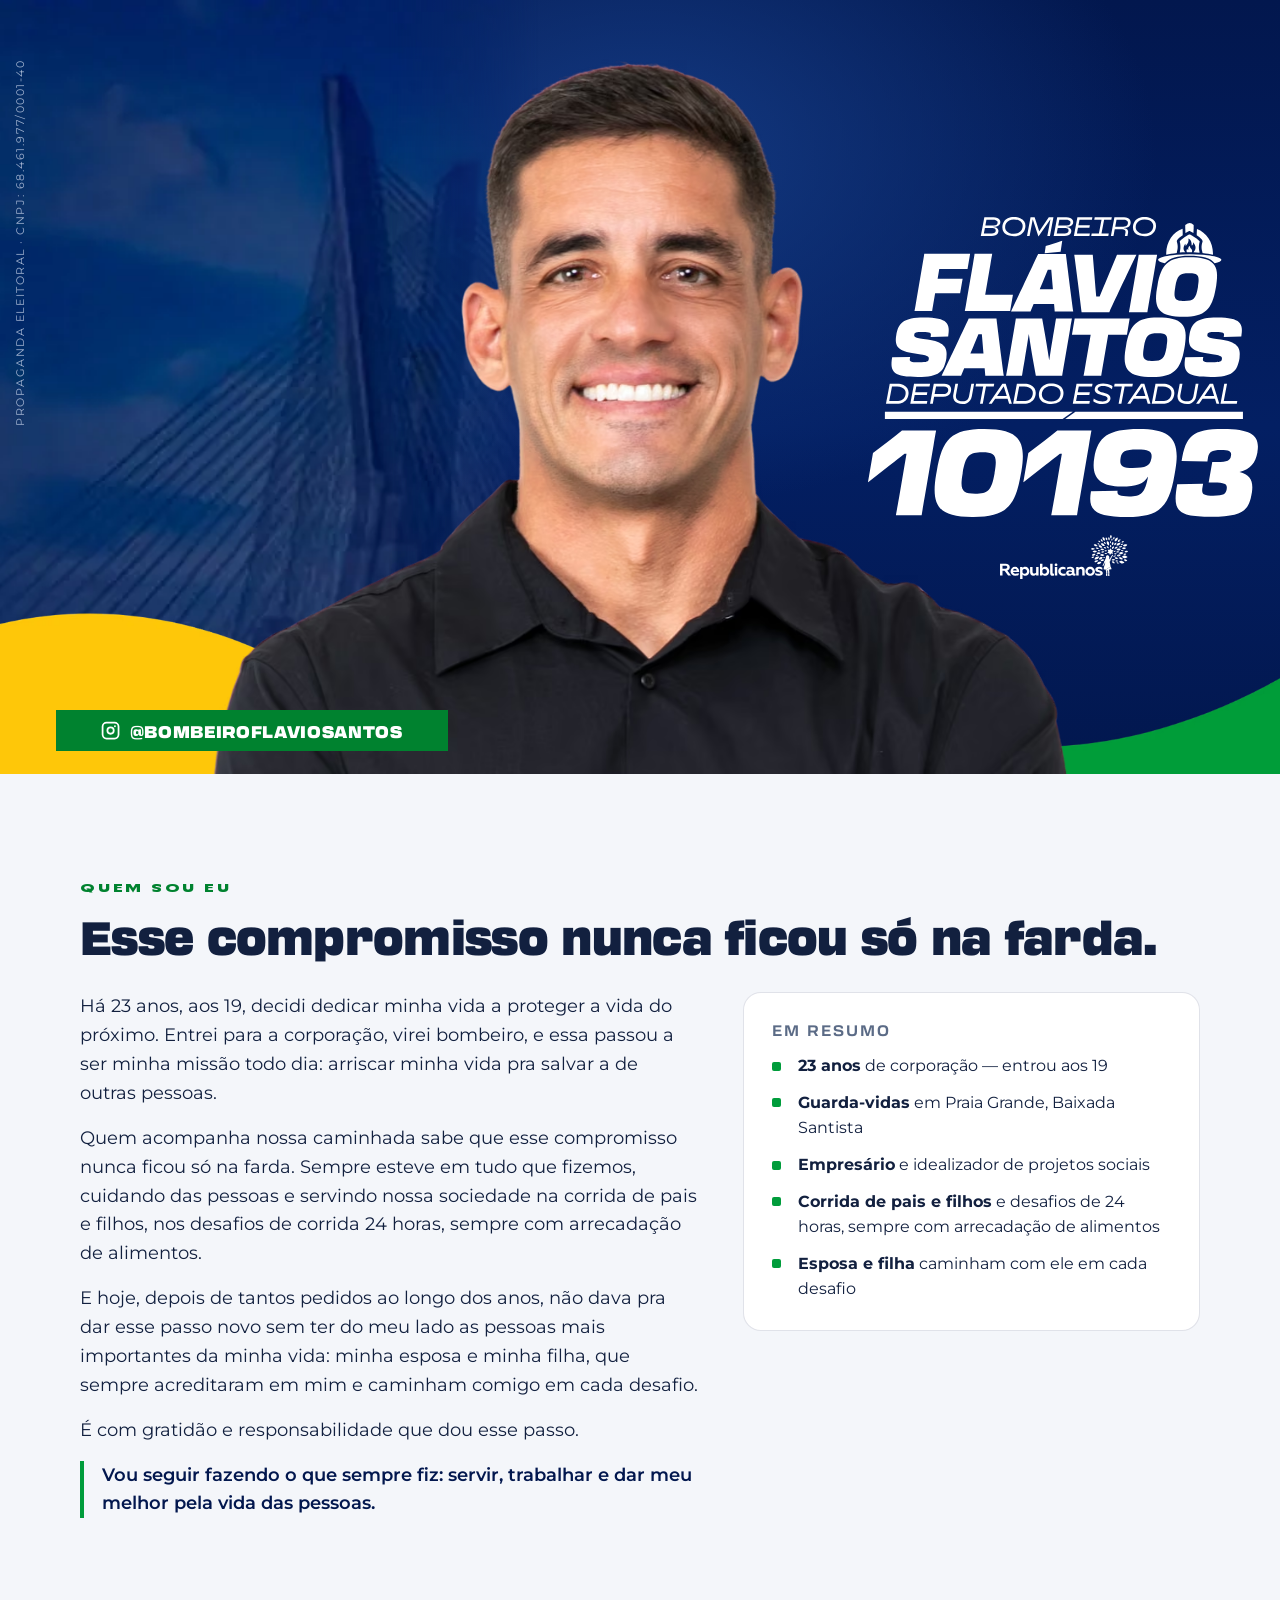
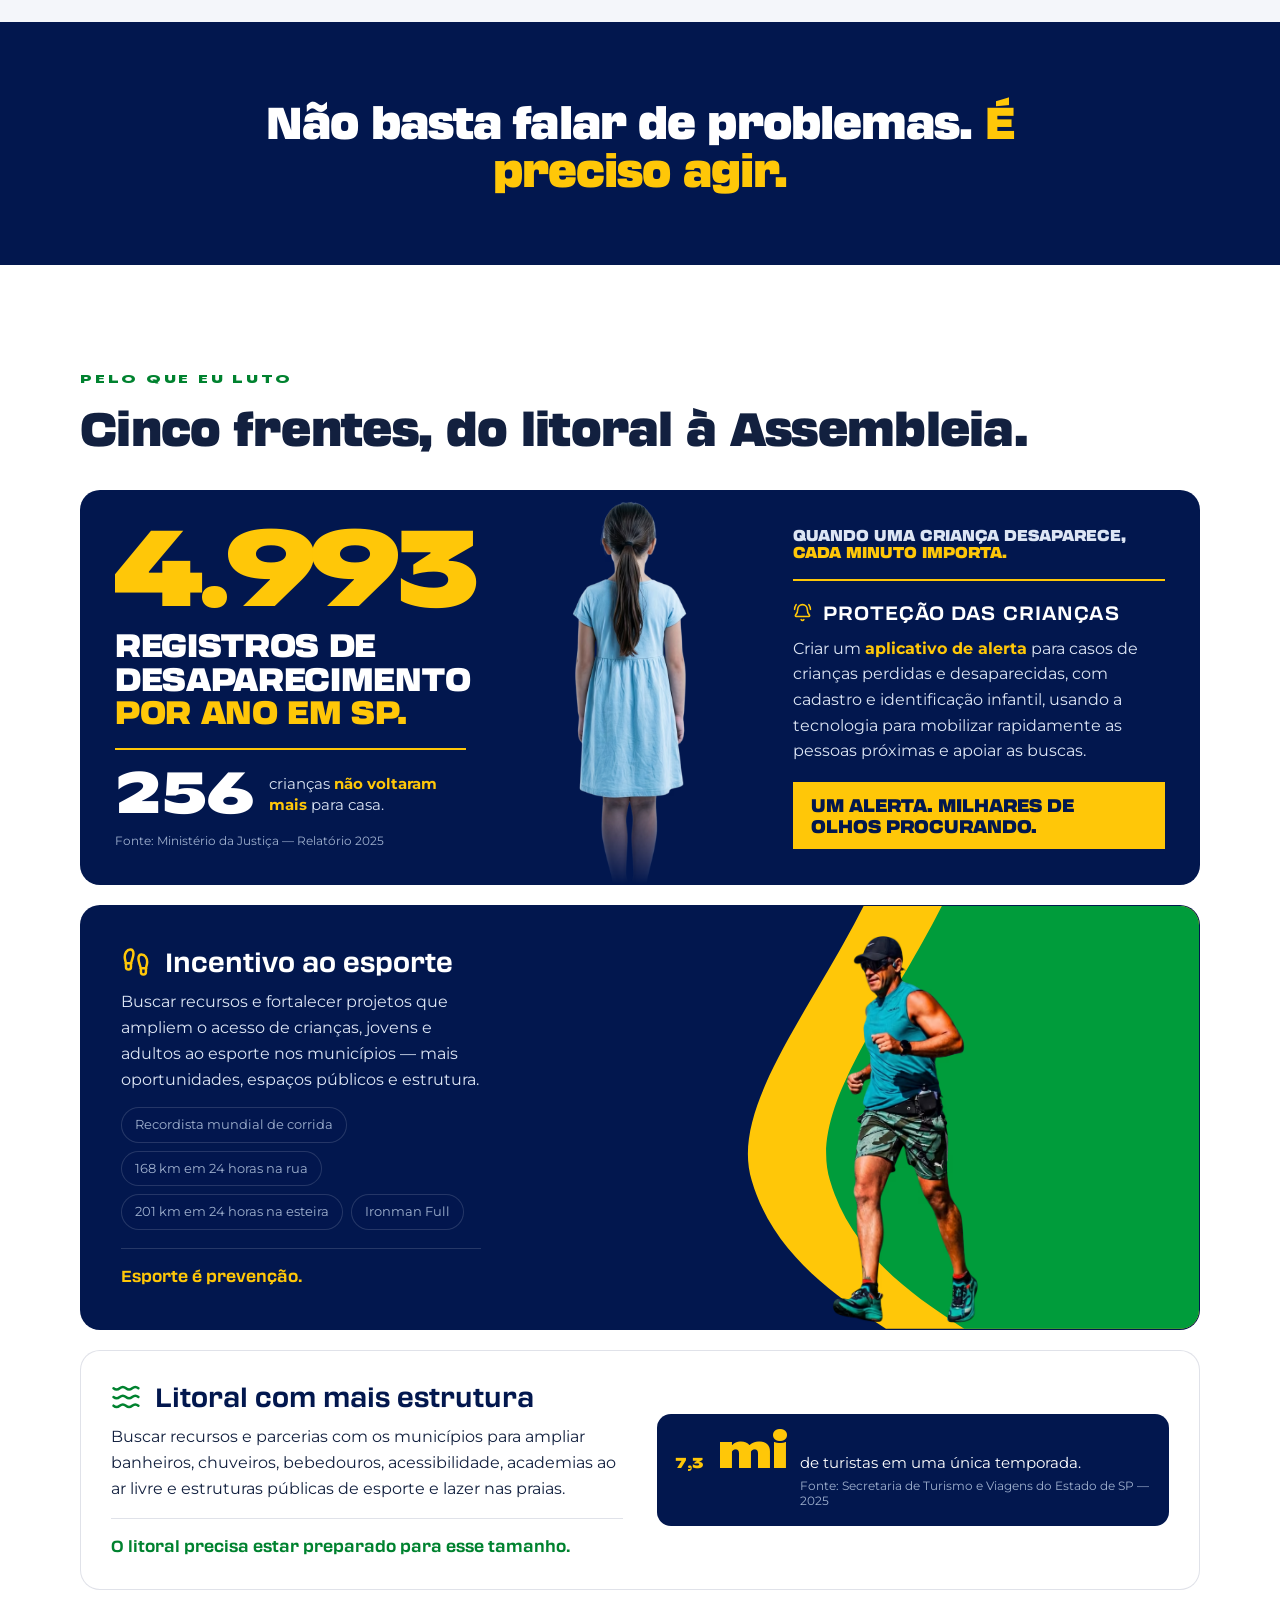
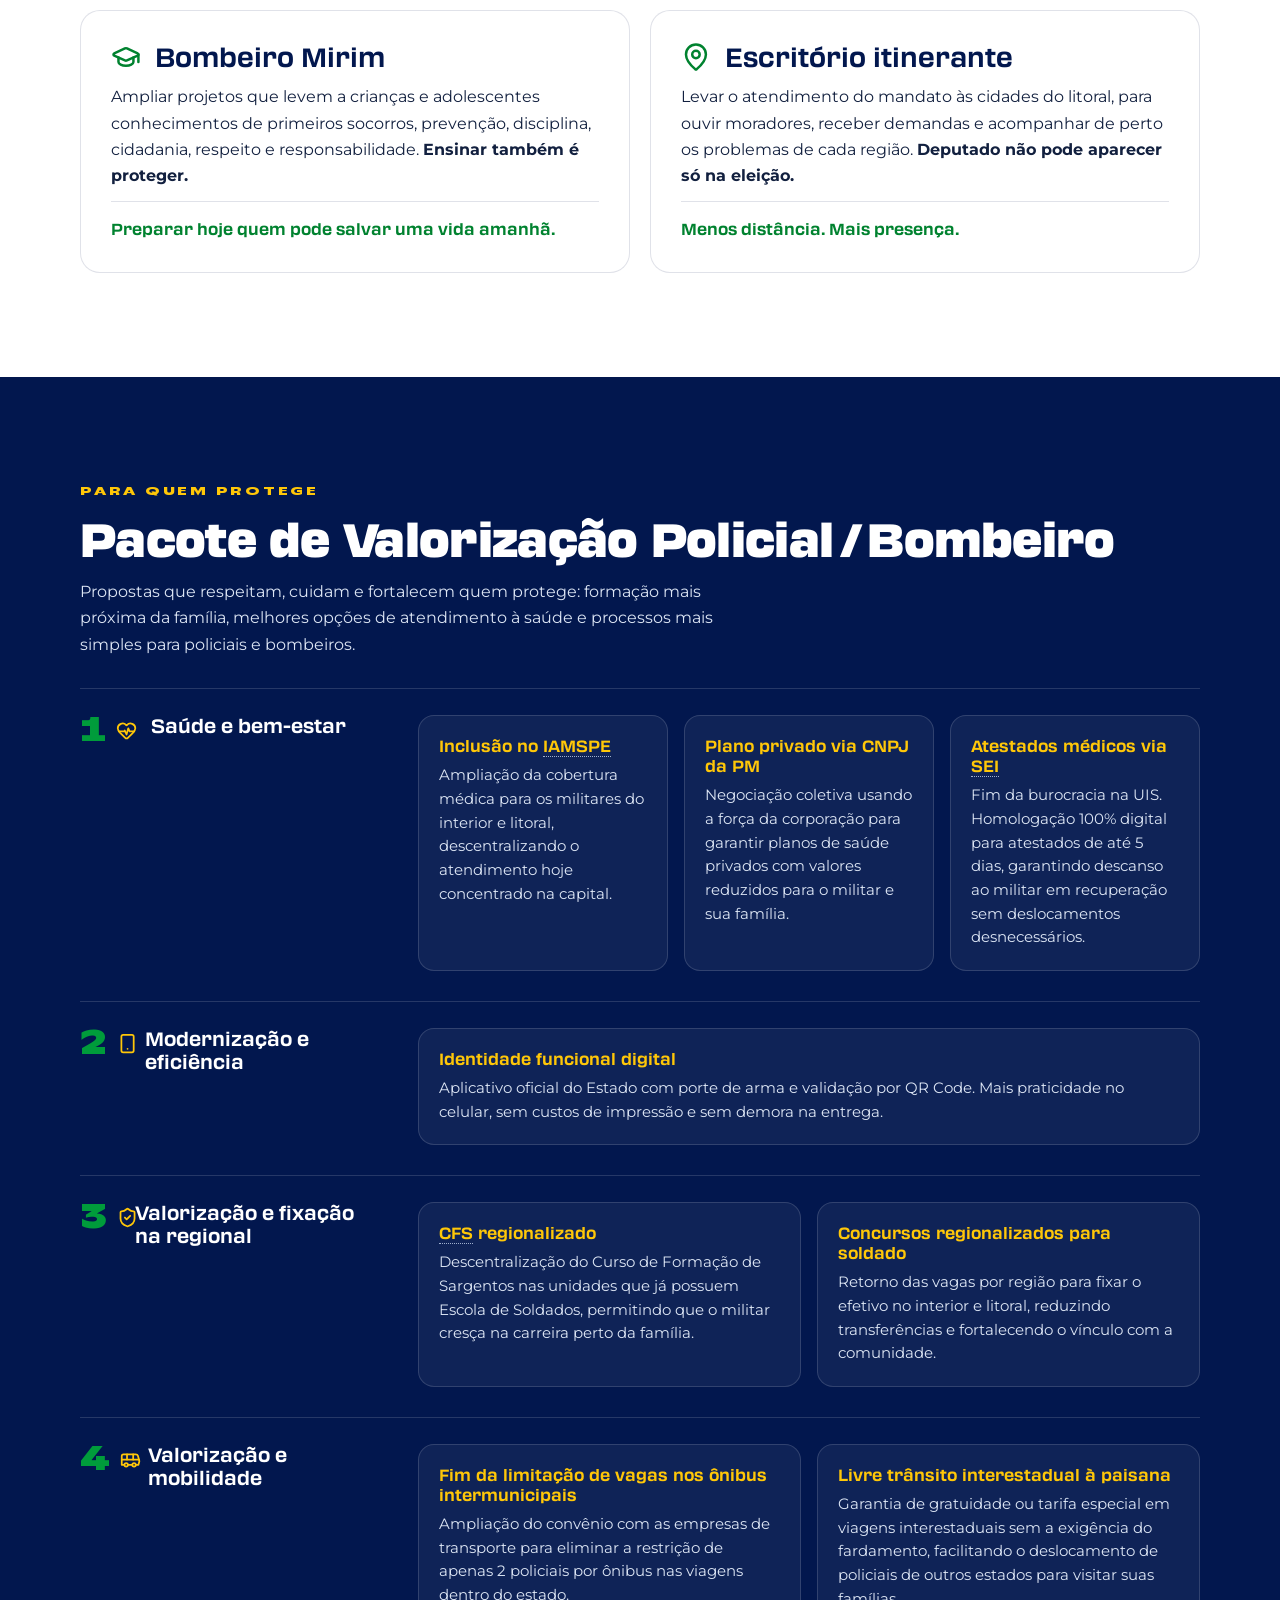
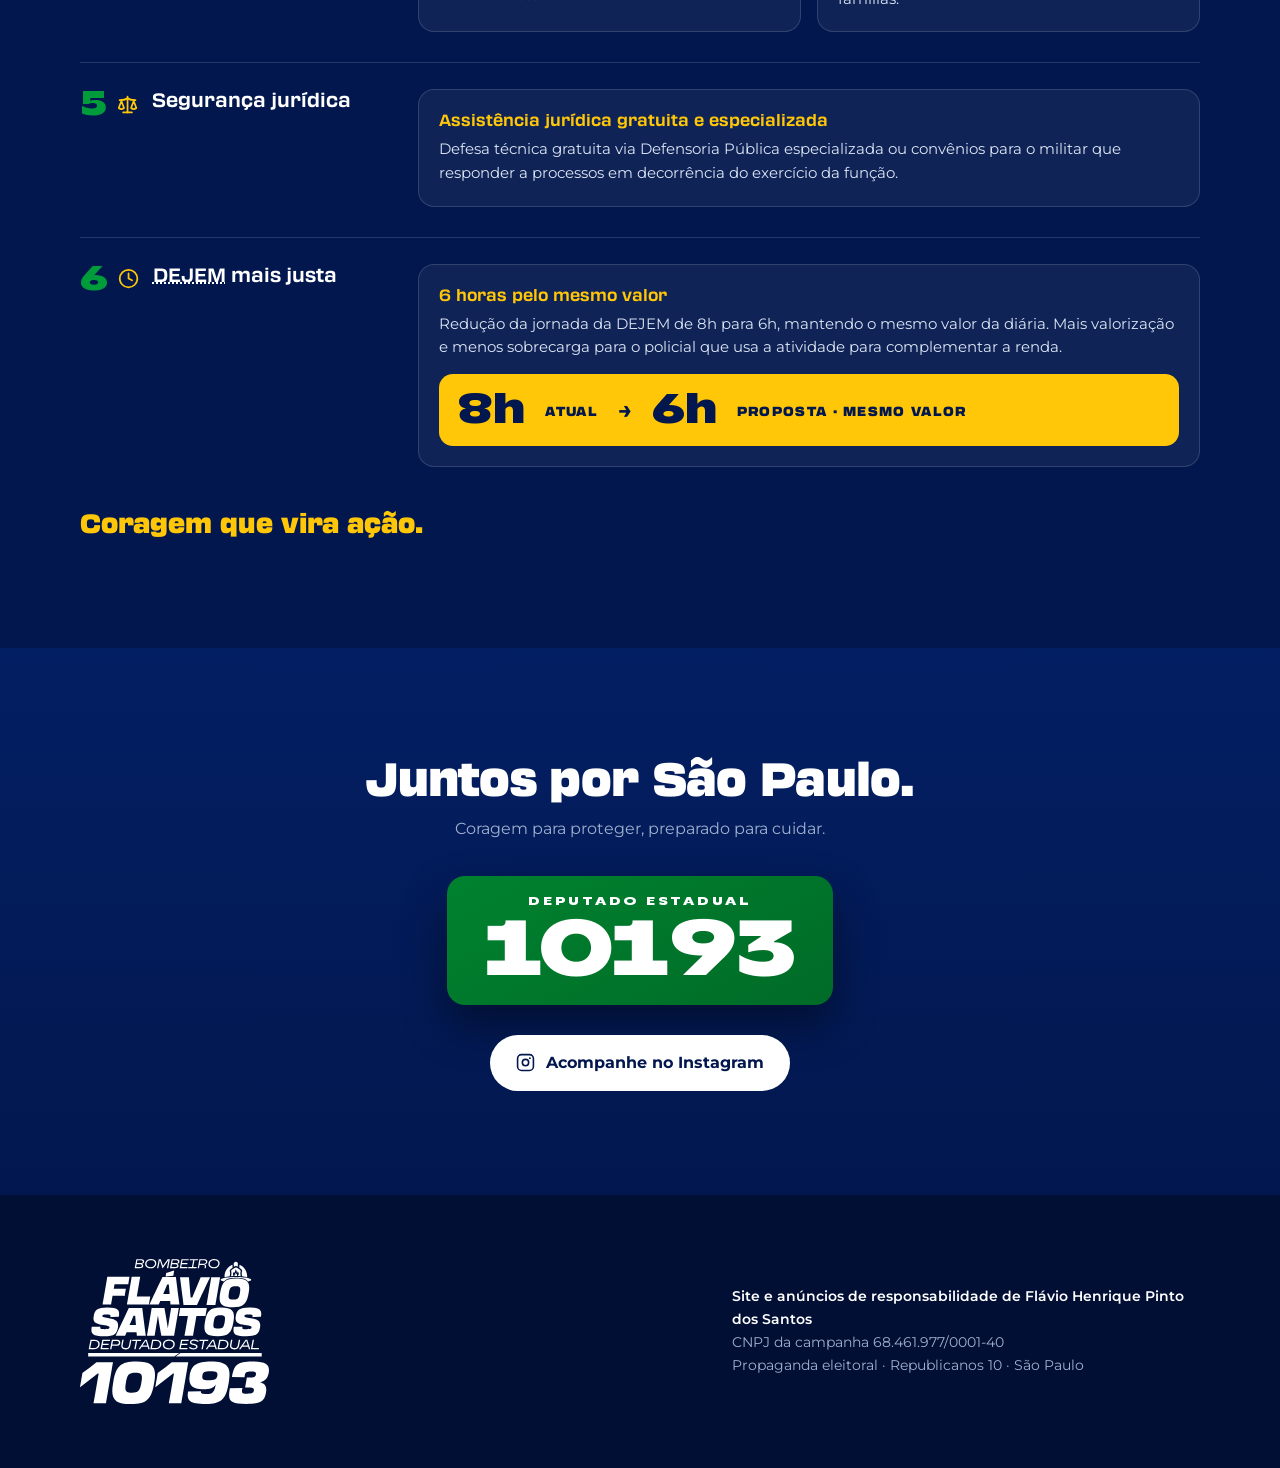
<file: index.html>
<!DOCTYPE html>
<html lang="pt-BR">
<head>
<meta charset="utf-8">
<meta name="viewport" content="width=device-width, initial-scale=1">
<title>Bombeiro Flávio Santos — 10193 — Deputado Estadual por São Paulo</title>
<meta name="description" content="Bombeiro há 23 anos. Candidato a Deputado Estadual por São Paulo, Republicanos, número 10193. Conheça as propostas para as crianças, o esporte, o litoral e a valorização de quem protege.">
<meta name="robots" content="index, follow">
<link rel="canonical" href="https://bombeiroflaviosantos.com.br/">

<meta property="og:type" content="website">
<meta property="og:locale" content="pt_BR">
<meta property="og:site_name" content="Bombeiro Flávio Santos — 10193">
<meta property="og:title" content="Bombeiro Flávio Santos — 10193 — Deputado Estadual">
<meta property="og:description" content="23 anos protegendo vidas. Candidato a Deputado Estadual por São Paulo, Republicanos.">
<meta property="og:url" content="https://bombeiroflaviosantos.com.br/">
<meta property="og:image" content="https://bombeiroflaviosantos.com.br/assets/marca/assinatura-cor.png">
<meta property="og:image:width" content="1200">
<meta property="og:image:height" content="919">
<meta name="twitter:card" content="summary_large_image">
<meta name="theme-color" content="#02174E">

<link rel="icon" href="assets/marca/capacete.svg" type="image/svg+xml">

<!-- as duas fontes da marca vêm do próprio site; Montserrat, do Google -->
<link rel="stylesheet" href="assets/fontes/fontes.css">
<link rel="preload" href="assets/fontes/transducer-900.woff2" as="font" type="font/woff2" crossorigin>
<link rel="preconnect" href="https://fonts.googleapis.com">
<link rel="preconnect" href="https://fonts.gstatic.com" crossorigin>
<link rel="stylesheet" href="https://fonts.googleapis.com/css2?family=Montserrat:wght@400;600;700&display=swap">

<style>
/* ---------- tokens da marca (manual de identidade visual) ---------- */
:root{
  --navy:#02174E;
  --verde:#009C3B;
  --amarelo:#FFC708;
  /* 4,96:1 sobre branco e com branco por cima: o #009C3B só dá 3,61:1,
     que reprova em AA para texto abaixo de 24px */
  --verde-texto:#00822F;
  --branco:#FFFFFF;
  --claro:#F4F6FA;
  --texto-escuro:#12203F;
  --cinza:#5B6B86;
  --cinza-claro:#9FB0CE;
  --borda:rgba(255,255,255,.14);
  --borda-escura:rgba(2,23,78,.12);

  --titulo:"Transducer","TT Runs","Montserrat",system-ui,-apple-system,"Segoe UI",sans-serif;
  --apoio:"TT Runs","Transducer","Montserrat",system-ui,-apple-system,"Segoe UI",sans-serif;
  --texto:"Montserrat",system-ui,-apple-system,"Segoe UI",sans-serif;

  --limite:1120px;
  --respiro:clamp(56px,9vw,104px);
}

/* ---------- base ---------- */
*{box-sizing:border-box;margin:0;padding:0}
html{-webkit-text-size-adjust:100%;scroll-behavior:smooth}
body{
  font-family:var(--texto);
  font-size:clamp(16px,1.05vw,17px);
  line-height:1.65;
  color:var(--texto-escuro);
  background:var(--branco);
  overflow-x:hidden;
}
img,svg{max-width:100%;display:block}
a{color:inherit}
:focus-visible{outline:3px solid var(--amarelo);outline-offset:3px;border-radius:4px}

.faixa{padding:var(--respiro) 20px}
.faixa--navy{background:var(--navy);color:var(--branco)}
.faixa--clara{background:var(--claro)}
.dentro{max-width:var(--limite);margin:0 auto}

h2{
  font-family:var(--titulo);
  font-weight:900;
  font-size:clamp(30px,5.4vw,46px);
  line-height:1.08;
  letter-spacing:-.015em;
}
h3{font-family:var(--titulo);font-weight:700;line-height:1.2}
.chapeu{
  display:block;
  font-family:var(--apoio);
  font-weight:900;
  font-size:12.5px;
  letter-spacing:.22em;
  text-transform:uppercase;
  color:var(--verde-texto);
  margin-bottom:12px;
}
.faixa--navy .chapeu{color:var(--amarelo)}

/* pular para o conteúdo: primeiro alvo do teclado */
.pular{
  position:absolute;left:-9999px;top:0;
  background:var(--amarelo);color:var(--navy);
  padding:12px 18px;font-weight:700;z-index:99;
}
.pular:focus{left:0}

/* ---------- herói ----------
   Duas camadas, como na peça do carrossel:

   FUNDO, ocupando a tela inteira — o azul, a ponte estaiada (deslocada para a
   esquerda), as formas amarela e verde da base, e o retrato centralizado.

   FRENTE — três colunas: à esquerda o Instagram, centralizado na coluna e mais
   abaixo; o meio VAZIO, para o rosto respirar; à direita o nome e o número,
   centralizados na coluna e no maior tamanho que ela comporta. */
.heroi{
  position:relative;isolation:isolate;
  background-color:var(--navy);
  background-image:
    radial-gradient(760px 520px at 50% 20%, #143A82 0%, transparent 68%),
    linear-gradient(180deg,#02174E 0%,#031F63 55%,#02174E 100%);
  color:var(--branco);
  padding-top:clamp(14px,2.4vw,22px);
  overflow:hidden;
  min-height:clamp(520px,86vh,820px);
  min-height:clamp(520px,86dvh,820px);
  display:flex;flex-direction:column;
}

/* --- camada de trás --- */
.heroi__fundo{position:absolute;inset:0;z-index:0;pointer-events:none}

/* a ponte é a mesma foto da peça e só existe nela: veio recortada do carrossel,
   em baixa resolução, e por isso vive desbotada, como textura. Chegando o
   arquivo original da campanha, é trocar. */
.heroi__ponte{
  position:absolute;inset:0 auto 0 0;
  width:min(42%,560px);
  background:url("assets/fotos/ponte-780.webp") 35% bottom/cover no-repeat;
  opacity:1;
  -webkit-mask-image:linear-gradient(90deg,#000 0 72%,transparent 100%);
  mask-image:linear-gradient(90deg,#000 0 72%,transparent 100%);
}
@media (max-width:899px){.heroi__ponte{width:100%;opacity:.3}}

.formas{position:absolute;left:0;right:0;bottom:-1px;width:100%;display:block}
.formas img{width:100%;height:auto;display:block}

/* o retrato é o centro da peça: centralizado e do tamanho do herói */
.heroi__foto{
  position:absolute;left:50%;bottom:0;transform:translateX(-50%);
  height:min(94%,780px);
}
.heroi__foto img{height:100%;width:auto;max-width:none;display:block}

/* --- camada da frente --- */
.heroi__frente{
  position:relative;z-index:2;flex:1;
  max-width:var(--limite);width:100%;margin:0 auto;padding:0 20px;
  display:grid;grid-template-columns:1fr;gap:14px;
  align-items:center;justify-items:center;
}
@media (min-width:900px){
  .heroi__frente{
    grid-template-columns:1fr 1fr 1fr;
    max-width:1340px;padding-left:56px;
  }
}

.legal-topo{
  max-width:var(--limite);margin:0 auto;padding:0 20px;
  font-size:11.5px;letter-spacing:.06em;text-transform:uppercase;
  color:var(--cinza-claro);
}
@media (min-width:1040px){
  .legal-topo{
    position:absolute;left:0;top:0;bottom:0;z-index:3;
    max-width:none;margin:0;padding-bottom:clamp(24px,5vw,60px);width:36px;
    display:flex;align-items:center;justify-content:flex-end;
    writing-mode:vertical-rl;transform:rotate(180deg);
    font-size:11px;letter-spacing:.14em;white-space:nowrap;
  }
}

/* --- tela estreita: as camadas não podem se sobrepor ---
   No desktop a foto ocupa o meio vazio da grade. No telefone não há meio: a
   assinatura vai para cima, a foto fica embaixo, e a arroba pousa sobre as
   formas. Sem isso o nome cai em cima do rosto. */
@media (max-width:899px){
  .heroi{--altura-foto:clamp(290px,62vw,430px);min-height:auto}
  .heroi__foto{height:var(--altura-foto)}
  .heroi__frente{
    align-items:start;justify-items:center;
    padding-top:clamp(10px,3vw,20px);
    padding-bottom:calc(var(--altura-foto) + 8px);
  }
  .arroba{
    position:absolute;left:50%;transform:translateX(-50%);
    bottom:clamp(14px,4vw,26px);z-index:5;white-space:nowrap;
  }
  .arroba:hover,.arroba:focus-visible{transform:translateX(-50%) translateY(-2px)}
}

/* coluna 1 — Instagram, centralizado na coluna e mais abaixo */
.arroba{
  grid-column:1;
  display:inline-flex;align-items:center;gap:12px;
  padding:16px 30px;border-radius:0;
  background:var(--verde-texto);color:var(--branco);
  font-family:var(--titulo);font-weight:900;
  font-size:clamp(15px,1.9vw,26px);letter-spacing:.04em;
  text-decoration:none;text-transform:uppercase;white-space:nowrap;
  transition:transform .18s ease,box-shadow .18s ease;
}
.arroba:hover,.arroba:focus-visible{transform:translateY(-2px);box-shadow:0 12px 26px rgba(0,0,0,.4)}
.arroba svg{width:1.15em;height:1.15em;flex:none}
@media (min-width:900px){
  .arroba{grid-column:1;grid-row:1;justify-self:center;align-self:end;
    /* quase na base do heroi, e com a caixa verde justa no texto */
    margin-bottom:clamp(14px,1.8vw,26px);
    width:100%;justify-content:center;
    font-size:min(1.30vw,20px);padding:7px 12px;gap:9px}
}

/* coluna 3 — nome e número, no maior tamanho que a coluna comporta */
.heroi__marca{grid-column:1;text-align:center;width:100%}
@media (min-width:900px){.heroi__marca{grid-column:3;grid-row:1;justify-self:center;width:100%}}
.assinatura{margin:0}
.assinatura img{width:100%;max-width:620px;height:auto;margin-inline:auto}
.partido{margin-top:18px;display:flex;justify-content:center}
.partido img{width:clamp(104px,10vw,150px);height:auto}

/* ---------- ícones ---------- */
.ic{width:1em;height:1em;flex:none;stroke-width:2.1}
/* só os títulos que CARREGAM ícone viram flex. Aplicar a todos quebrava o
   <br> do "257": em flex, cada filho vira item e a quebra de linha some. */
.bandeira h3:has(.ic),.criancas__proposta h4:has(.ic){display:flex;align-items:center;gap:.55em}
.bandeira--criancas .criancas__dado h3{display:block}
.frente__titulo b{display:flex;align-items:center;gap:.28em}
.frente__titulo b .ic{width:.62em;height:.62em;color:var(--amarelo)}
.bandeira h3 .ic{color:var(--verde-texto);width:1.15em;height:1.15em}
.bandeira--esporte h3 .ic,.bandeira--criancas h4 .ic{color:var(--amarelo)}
.faixa--navy h3 .ic{color:var(--amarelo)}

/* ---------- movimento ----------
   Um padrão só para a página inteira: o bloco entra deslocado e opaco zero, e
   assenta com uma curva de mola. `data-atraso` escalona irmãos numa mesma
   fileira. Quem pede sossego recebe tudo já assentado — a regra de
   prefers-reduced-motion está no fim da folha. */
[data-revela]{
  opacity:0;transform:translateY(24px);
  transition:opacity .7s cubic-bezier(.4,0,.2,1),transform .7s cubic-bezier(.16,1,.3,1);
}
[data-revela].vem{opacity:1;transform:none}
[data-revela][data-atraso="1"]{transition-delay:.08s}
[data-revela][data-atraso="2"]{transition-delay:.16s}
[data-revela][data-atraso="3"]{transition-delay:.24s}
[data-revela][data-atraso="4"]{transition-delay:.32s}
[data-revela][data-atraso="5"]{transition-delay:.40s}

/* barra de leitura: quanto da página já passou */
.progresso{
  position:fixed;inset:0 auto auto 0;z-index:80;
  height:3px;width:100%;transform:scaleX(0);transform-origin:left;
  background:linear-gradient(90deg,var(--verde),var(--amarelo));
  pointer-events:none;
}

/* atalho flutuante do Instagram */
.insta-flut{
  position:fixed;right:clamp(14px,3vw,26px);bottom:clamp(14px,3vw,26px);z-index:70;
  display:grid;place-items:center;width:56px;height:56px;border-radius:50%;
  background:var(--verde-texto);color:var(--branco);
  box-shadow:0 14px 30px -10px rgba(0,0,0,.6);
  opacity:0;transform:scale(.6);pointer-events:none;
  transition:transform .45s cubic-bezier(.16,1,.3,1),opacity .35s,background .2s;
}
.insta-flut.vem{opacity:1;transform:none;pointer-events:auto}
.insta-flut:hover,.insta-flut:focus-visible{transform:scale(1.08);background:var(--verde)}
.insta-flut svg{width:26px;height:26px}

/* os cards respondem ao ponteiro */
.bandeira,.proposta{transition:transform .35s cubic-bezier(.16,1,.3,1),border-color .3s,box-shadow .35s}
.bandeira:hover{transform:translateY(-4px);box-shadow:0 22px 44px -22px rgba(2,23,78,.55)}
.faixa--navy .proposta:hover{transform:translateY(-3px);border-color:rgba(255,199,8,.5);background:rgba(255,255,255,.09)}
.marcas li{transition:border-color .25s,color .25s}
.marcas li:hover{border-color:var(--amarelo);color:var(--branco)}


/* ---------- quem sou eu ---------- */
.depoimento{
  display:grid;gap:clamp(22px,3.5vw,44px);
  grid-template-columns:1fr;
  margin-top:32px;
}
@media (min-width:860px){.depoimento{grid-template-columns:1.15fr .85fr}}
.depoimento p+p{margin-top:16px}
.depoimento p{font-size:clamp(16px,2.4vw,17.5px)}
.assina{
  margin-top:22px;padding-left:18px;
  border-left:4px solid var(--verde);
  font-weight:600;color:var(--navy);
}
.fatos{
  background:var(--branco);
  border:1px solid var(--borda-escura);
  border-radius:18px;padding:clamp(20px,3vw,28px);
  align-self:start;
}
.fatos h3{font-size:15px;text-transform:uppercase;letter-spacing:.14em;color:var(--cinza);margin-bottom:14px}
.fatos ul{list-style:none;display:grid;gap:11px}
.fatos li{position:relative;padding-left:26px;font-size:15.5px}
.fatos li::before{
  content:"";position:absolute;left:0;top:.55em;
  width:9px;height:9px;border-radius:2px;background:var(--verde);
}

/* ---------- transição ---------- */
.transicao{
  background:var(--navy);color:var(--branco);
  padding:clamp(46px,7vw,74px) 20px;text-align:center;
}
.transicao p{
  max-width:22ch;margin:0 auto;
  font-family:var(--titulo);font-weight:900;
  font-size:clamp(26px,6vw,44px);line-height:1.08;letter-spacing:-.02em;
}
.transicao em{color:var(--amarelo);font-style:normal}

/* ---------- bandeiras ---------- */
.bandeiras{display:grid;gap:20px;grid-template-columns:1fr;margin-top:38px}
@media (min-width:760px){.bandeiras{grid-template-columns:repeat(2,1fr)}}
.bandeira{
  background:var(--branco);
  border:1px solid var(--borda-escura);
  border-radius:20px;
  padding:clamp(22px,3vw,30px);
  display:flex;flex-direction:column;gap:12px;
}
.bandeira--larga{grid-column:1/-1}
@media (min-width:760px){
  .bandeira--larga{display:grid;grid-template-columns:1fr 1fr;gap:clamp(20px,3vw,34px);align-items:center}
}
.bandeira h3{font-size:clamp(21px,3.4vw,26px);color:var(--navy)}
.bandeira p{font-size:15.8px}
.dado{
  display:flex;align-items:baseline;gap:12px;flex-wrap:wrap;
  padding:16px 18px;border-radius:14px;background:var(--navy);color:var(--branco);
}
.dado b{
  font-family:var(--apoio);font-weight:900;
  font-size:clamp(34px,7vw,46px);line-height:1;color:var(--amarelo);
  font-variant-numeric:tabular-nums;
}
.dado span{font-size:14.5px;line-height:1.35;flex:1 1 180px}
.dado small{display:block;color:var(--cinza-claro);font-size:11.5px;margin-top:5px}
.frase{
  margin-top:auto;padding-top:14px;
  border-top:1px solid var(--borda-escura);
  font-family:var(--titulo);font-weight:700;
  font-size:15.5px;color:var(--verde-texto);
}
/* a foto do corredor é muito vertical: ela encosta na base do card em vez de
   flutuar no meio, e o card perde o respiro de baixo para ela caber inteira */
/* --- bandeira das crianças, no molde da peça "257" ---
   Três faixas sobre o azul: o número gigante à esquerda, a menina ao centro e a
   proposta à direita. A imagem é ILUSTRAÇÃO SINTÉTICA, e a legenda diz isso. */
.bandeira--criancas{
  grid-column:1/-1;          /* ocupa a linha inteira da grade das bandeiras */
  position:relative;overflow:hidden;
  background:var(--navy);color:var(--branco);border-color:transparent;
  padding:0;
  display:grid;grid-template-columns:1fr;gap:0;
}
@media (min-width:860px){
  .bandeira--criancas{grid-template-columns:minmax(0,1fr) minmax(150px,.62fr) minmax(0,1.05fr);align-items:end}
}
.criancas__dado{padding:clamp(24px,3vw,34px);align-self:center}
.bandeira--criancas .criancas__numero{
  font-family:var(--apoio);font-weight:900;
  font-size:clamp(56px,8.4vw,108px);line-height:.86;letter-spacing:-.03em;
  letter-spacing:-.02em;color:var(--amarelo);
  font-variant-numeric:tabular-nums;
}
.criancas__dado h3{
  font-family:var(--titulo);font-weight:900;
  font-size:clamp(20px,3.2vw,32px);line-height:1.05;
  text-transform:uppercase;letter-spacing:-.01em;margin-top:10px;color:var(--branco);
}
.criancas__dado h3 em{color:var(--amarelo);font-style:normal}
.bandeira--criancas .criancas__fonte{
  margin-top:12px;font-size:12px;line-height:1.5;color:var(--cinza-claro);
}
/* o segundo dado: menor que o primeiro, mas com peso próprio. O 5 mil dá a
   escala do problema; o 257 dá a gravidade — e é a distância entre os dois que
   explica por que o aplicativo de alerta importa. */
.bandeira--criancas .criancas__segundo{
  /* centro a centro: com baseline o texto de duas linhas subia e ficava
     desalinhado do numero */
  display:flex;align-items:center;gap:16px;
  margin-top:20px;padding-top:18px;
  border-top:2px solid var(--amarelo);
}
.bandeira--criancas .criancas__segundo b{
  font-family:var(--apoio);font-weight:900;
  font-size:clamp(38px,5vw,58px);line-height:.9;color:var(--branco);
  font-variant-numeric:tabular-nums;flex:none;
}
/* filho DIRETO: sem o `>`, esta regra também casava o <span> de dentro do <b>
   e derrubava o número de 58px para 15px — o 257 quase sumia. */
.bandeira--criancas .criancas__segundo > span{
  font-size:15px;line-height:1.4;color:#DCE5F4;
}
.bandeira--criancas .criancas__segundo strong{color:var(--amarelo);font-weight:700}
.bandeira--criancas .criancas__segundo small{
  display:block;margin-top:5px;font-size:11.5px;color:var(--cinza-claro);
}
.criancas__foto{align-self:end;justify-self:center}
.criancas__foto img{
  height:clamp(230px,32vw,390px);width:auto;display:block;
  -webkit-mask-image:linear-gradient(180deg,#000 76%,transparent 100%);
  mask-image:linear-gradient(180deg,#000 76%,transparent 100%);
}
.criancas__proposta{padding:clamp(24px,3vw,34px);align-self:center}
.bandeira--criancas .criancas__chamada{
  font-family:var(--titulo);font-weight:900;
  font-size:clamp(17px,2.4vw,25px);line-height:1.12;text-transform:uppercase;
}
.criancas__chamada em{color:var(--amarelo);font-style:normal}
.criancas__proposta h4{
  font-family:var(--titulo);font-weight:700;
  font-size:clamp(15px,1.9vw,19px);text-transform:uppercase;letter-spacing:.06em;
  margin:18px 0 8px;padding-top:16px;border-top:2px solid var(--amarelo);
}
.bandeira--criancas .criancas__proposta p{font-size:15.5px;color:#DCE5F4}
.criancas__proposta p strong{color:var(--amarelo);font-weight:700}
.bandeira--criancas .criancas__selo{
  display:block;margin-top:18px;padding:12px 18px;
  background:var(--amarelo);color:var(--navy);
  font-family:var(--titulo);font-weight:900;
  font-size:clamp(14px,1.7vw,18px);line-height:1.2;text-transform:uppercase;
}

/* --- bandeira do esporte, no desenho do post "Juntos por São Paulo" ---
   Fundo partido na diagonal: azul à esquerda, verde à direita, e a cunha
   amarela na divisa. O corredor fica sobre o verde e encosta na base. */
.bandeira--esporte{
  position:relative;isolation:isolate;overflow:hidden;
  background:var(--navy);color:var(--branco);border-color:transparent;
  padding:0;
}
.bandeira--esporte h3{color:var(--branco)}
.bandeira--esporte p{color:#DCE5F4}
.bandeira--esporte .frase{border-top-color:var(--borda);color:var(--amarelo)}

.esporte__fundo{
  position:absolute;inset:0;z-index:-1;width:100%;height:100%;
  pointer-events:none;
}
/* Em tela estreita a divisa diagonal atravessa o texto e o torna ilegível.
   Ali ela vira horizontal: azul em cima com a leitura, verde embaixo com o
   corredor, e o filete amarelo na costura. */
@media (max-width:759px){
  .esporte__fundo{display:none}
  /* a divisa acompanha o FIM DO TEXTO, e não uma porcentagem chutada da altura:
     com porcentagem a faixa amarela caía por cima da última linha. */
  .bandeira--esporte{background:var(--verde)}
  .esporte__texto{
    background:var(--navy);
    border-bottom:6px solid var(--amarelo);
    padding-bottom:clamp(24px,5vw,32px);
  }
  .bandeira--esporte .marcas li{background:rgba(2,23,78,.5)}
}
.esporte__texto{padding:clamp(22px,3vw,34px)}
.marcas{list-style:none;display:flex;flex-wrap:wrap;gap:8px;margin-top:14px}
.marcas li{
  border:1px solid var(--borda);border-radius:999px;
  padding:6px 13px;font-size:13px;color:var(--cinza-claro);
  background:rgba(2,23,78,.5);
}
/* encostado na faixa amarela, e nao centrado na propria coluna */
.bandeira--esporte .corredor{align-self:end;justify-self:center}
@media (min-width:760px){
  /* segue centrado na coluna, so puxado o bastante para encostar na faixa:
     com justify-self:center, a margem da direita desloca metade do valor */
  .bandeira--esporte .corredor{margin-right:clamp(22px,3.5vw,58px)}
}
.bandeira--esporte .corredor img{
  height:clamp(230px,34vw,400px);width:auto;display:block;margin-inline:auto;
}
@media (min-width:760px){
  .bandeira--esporte{align-items:end}
  /* o texto vive no lado AZUL: parar antes da divisa é o que mantém a leitura */
  .esporte__texto{padding:clamp(28px,3.4vw,40px);max-width:min(100%,440px)}
}

/* ---------- pacote ---------- */
.frente{
  border-top:1px solid var(--borda);
  padding-top:26px;margin-top:30px;
  display:grid;gap:18px;grid-template-columns:1fr;
}
@media (min-width:840px){.frente{grid-template-columns:300px 1fr;gap:clamp(22px,3vw,40px)}}
.frente__titulo{display:flex;align-items:flex-start;gap:14px}
.frente__titulo b{
  font-family:var(--apoio);font-weight:900;
  font-size:34px;line-height:.9;color:var(--verde);
}
.frente__titulo h3{font-size:19px;color:var(--branco)}
.propostas{display:grid;gap:16px;grid-template-columns:1fr}
@media (min-width:620px){
  .propostas--duas{grid-template-columns:repeat(2,1fr)}
  .propostas--tres{grid-template-columns:repeat(3,1fr)}
}
.proposta{
  background:rgba(255,255,255,.055);
  border:1px solid var(--borda);
  border-radius:16px;padding:20px;
}
.proposta h4{
  font-family:var(--titulo);font-weight:700;
  font-size:16px;color:var(--amarelo);margin-bottom:8px;line-height:1.25;
}
.proposta p{font-size:14.8px;color:#DCE5F4;line-height:1.6}
.proposta abbr{text-decoration:none;border-bottom:1px dotted var(--cinza-claro);cursor:help}

.dejem{
  display:flex;align-items:center;gap:clamp(10px,2.4vw,20px);flex-wrap:wrap;
  margin-top:14px;padding:16px 18px;border-radius:14px;
  background:var(--amarelo);color:var(--navy)!important;
}
.dejem b{font-family:var(--apoio);font-weight:900;font-size:clamp(28px,6vw,40px);line-height:1}
.dejem i{font-family:var(--titulo);font-weight:900;font-size:13px;letter-spacing:.1em;text-transform:uppercase;font-style:normal}
.dejem .seta{font-size:24px;font-weight:700}

/* ---------- fecho ---------- */
.fecho{text-align:center;background-color:var(--navy);background-image:linear-gradient(180deg,#031F63,#02174E)}
.numero{
  margin-top:clamp(24px,4vw,34px);
  display:inline-flex;flex-direction:column;
  padding:16px clamp(22px,5vw,34px);
  border-radius:18px;
  background-color:var(--verde-texto);background-image:linear-gradient(150deg,var(--verde-texto),#006B27);
  box-shadow:0 20px 44px rgba(0,0,0,.42);
}
.numero span{
  font-family:var(--apoio);font-weight:900;
  font-size:11.5px;letter-spacing:.24em;text-transform:uppercase;
  color:var(--branco);
}
.numero b{
  font-family:var(--apoio);font-weight:900;
  font-size:clamp(52px,14vw,78px);line-height:1;
  letter-spacing:.02em;font-variant-numeric:tabular-nums;
}
.instagram{
  display:inline-flex;align-items:center;gap:11px;
  margin-top:30px;padding:15px 26px;border-radius:999px;
  background:var(--branco);color:var(--navy);
  text-decoration:none;font-weight:700;font-size:15.5px;
  transition:transform .18s ease,box-shadow .18s ease;
}
.instagram:hover,.instagram:focus-visible{transform:translateY(-2px);box-shadow:0 14px 30px rgba(0,0,0,.4)}
.instagram svg{width:19px;height:19px;flex:none}

/* ---------- rodapé ---------- */
footer{background:#010F35;color:var(--cinza-claro);padding:clamp(40px,6vw,64px) 20px}
.rodape{
  max-width:var(--limite);margin:0 auto;
  display:flex;flex-wrap:wrap;gap:clamp(24px,4vw,48px);
  align-items:center;justify-content:space-between;
}
.rodape img{width:clamp(150px,26vw,190px);height:auto}
.legal{font-size:13.5px;line-height:1.7;max-width:52ch}
.legal strong{color:var(--branco);font-weight:600}

@media (prefers-reduced-motion:reduce){
  html{scroll-behavior:auto}
  *{transition:none!important;animation:none!important}
  [data-revela]{opacity:1;transform:none}
  .insta-flut{opacity:1;transform:none;pointer-events:auto}
}
</style>

<!-- Sem JavaScript ninguém revela nada — e o que espera revelação está com
     opacidade zero. Isto devolve a página inteira, visível, nesse caso. -->
<noscript><style>[data-revela]{opacity:1!important;transform:none!important}</style></noscript>
</head>
<body>
<svg xmlns="http://www.w3.org/2000/svg" style="display:none" aria-hidden="true">
<symbol id="ic-criancas" viewBox="0 0 24 24" fill="none" stroke="currentColor" stroke-width="2" stroke-linecap="round" stroke-linejoin="round"><path d="M10.268 21a2 2 0 0 0 3.464 0" /> <path d="M22 8c0-2.3-.8-4.3-2-6" /> <path d="M3.262 15.326A1 1 0 0 0 4 17h16a1 1 0 0 0 .74-1.673C19.41 13.956 18 12.499 18 8A6 6 0 0 0 6 8c0 4.499-1.411 5.956-2.738 7.326" /> <path d="M4 2C2.8 3.7 2 5.7 2 8" /></symbol>
<symbol id="ic-mirim" viewBox="0 0 24 24" fill="none" stroke="currentColor" stroke-width="2" stroke-linecap="round" stroke-linejoin="round"><path d="M21.42 10.922a1 1 0 0 0-.019-1.838L12.83 5.18a2 2 0 0 0-1.66 0L2.6 9.08a1 1 0 0 0 0 1.832l8.57 3.908a2 2 0 0 0 1.66 0z" /> <path d="M22 10v6" /> <path d="M6 12.5V16a6 3 0 0 0 12 0v-3.5" /></symbol>
<symbol id="ic-esporte" viewBox="0 0 24 24" fill="none" stroke="currentColor" stroke-width="2" stroke-linecap="round" stroke-linejoin="round"><path d="M4 16v-2.38C4 11.5 2.97 10.5 3 8c.03-2.72 1.49-6 4.5-6C9.37 2 10 3.8 10 5.5c0 3.11-2 5.66-2 8.68V16a2 2 0 1 1-4 0Z" /> <path d="M20 20v-2.38c0-2.12 1.03-3.12 1-5.62-.03-2.72-1.49-6-4.5-6C14.63 6 14 7.8 14 9.5c0 3.11 2 5.66 2 8.68V20a2 2 0 1 0 4 0Z" /> <path d="M16 17h4" /> <path d="M4 13h4" /></symbol>
<symbol id="ic-litoral" viewBox="0 0 24 24" fill="none" stroke="currentColor" stroke-width="2" stroke-linecap="round" stroke-linejoin="round"><path d="M2 12q2.5 2 5 0t5 0 5 0 5 0" /> <path d="M2 19q2.5 2 5 0t5 0 5 0 5 0" /> <path d="M2 5q2.5 2 5 0t5 0 5 0 5 0" /></symbol>
<symbol id="ic-itinerante" viewBox="0 0 24 24" fill="none" stroke="currentColor" stroke-width="2" stroke-linecap="round" stroke-linejoin="round"><path d="M20 10c0 4.993-5.539 10.193-7.399 11.799a1 1 0 0 1-1.202 0C9.539 20.193 4 14.993 4 10a8 8 0 0 1 16 0" /> <circle cx="12" cy="10" r="3" /></symbol>
<symbol id="ic-saude" viewBox="0 0 24 24" fill="none" stroke="currentColor" stroke-width="2" stroke-linecap="round" stroke-linejoin="round"><path d="M2 9.5a5.5 5.5 0 0 1 9.591-3.676.56.56 0 0 0 .818 0A5.49 5.49 0 0 1 22 9.5c0 2.29-1.5 4-3 5.5l-5.492 5.313a2 2 0 0 1-3 .019L5 15c-1.5-1.5-3-3.2-3-5.5" /> <path d="M3.22 13H9.5l.5-1 2 4.5 2-7 1.5 3.5h5.27" /></symbol>
<symbol id="ic-digital" viewBox="0 0 24 24" fill="none" stroke="currentColor" stroke-width="2" stroke-linecap="round" stroke-linejoin="round"><rect width="14" height="20" x="5" y="2" rx="2" ry="2" /> <path d="M12 18h.01" /></symbol>
<symbol id="ic-regional" viewBox="0 0 24 24" fill="none" stroke="currentColor" stroke-width="2" stroke-linecap="round" stroke-linejoin="round"><path d="M20 13c0 5-3.5 7.5-7.66 8.95a1 1 0 0 1-.67-.01C7.5 20.5 4 18 4 13V6a1 1 0 0 1 1-1c2 0 4.5-1.2 6.24-2.72a1.17 1.17 0 0 1 1.52 0C14.51 3.81 17 5 19 5a1 1 0 0 1 1 1z" /> <path d="m9 12 2 2 4-4" /></symbol>
<symbol id="ic-mobilidade" viewBox="0 0 24 24" fill="none" stroke="currentColor" stroke-width="2" stroke-linecap="round" stroke-linejoin="round"><path d="M8 6v6" /> <path d="M15 6v6" /> <path d="M2 12h19.6" /> <path d="M18 18h3s.5-1.7.8-2.8c.1-.4.2-.8.2-1.2 0-.4-.1-.8-.2-1.2l-1.4-5C20.1 6.8 19.1 6 18 6H4a2 2 0 0 0-2 2v10h3" /> <circle cx="7" cy="18" r="2" /> <path d="M9 18h5" /> <circle cx="16" cy="18" r="2" /></symbol>
<symbol id="ic-juridica" viewBox="0 0 24 24" fill="none" stroke="currentColor" stroke-width="2" stroke-linecap="round" stroke-linejoin="round"><path d="M12 3v18" /> <path d="m19 8 3 8a5 5 0 0 1-6 0zV7" /> <path d="M3 7h1a17 17 0 0 0 8-2 17 17 0 0 0 8 2h1" /> <path d="m5 8 3 8a5 5 0 0 1-6 0zV7" /> <path d="M7 21h10" /></symbol>
<symbol id="ic-jornada" viewBox="0 0 24 24" fill="none" stroke="currentColor" stroke-width="2" stroke-linecap="round" stroke-linejoin="round"><circle cx="12" cy="12" r="10" /> <path d="M12 6v6l4 2" /></symbol>
<symbol id="ic-desce" viewBox="0 0 24 24" fill="none" stroke="currentColor" stroke-width="2" stroke-linecap="round" stroke-linejoin="round"><path d="M12 5v14" /> <path d="m19 12-7 7-7-7" /></symbol>
</svg>
<div class="progresso" id="progresso" aria-hidden="true"></div>
<a class="pular" href="#conteudo">Pular para o conteúdo</a>

<!-- ====================== HERÓI ====================== -->
<header class="heroi">
  <!-- camada de trás: ocupa a tela inteira -->
  <div class="heroi__fundo">
    <div class="heroi__ponte" aria-hidden="true"></div>
    <picture class="formas">
      <source type="image/avif" srcset="assets/fotos/ondas-1200.avif 1200w, assets/fotos/ondas-1800.avif 1800w, assets/fotos/ondas-2400.avif 2400w" sizes="100vw">
      <img src="assets/fotos/ondas-1800.webp" width="2400" height="600" alt="" decoding="async">
    </picture>
    <picture class="heroi__foto">
      <source type="image/avif" srcset="assets/fotos/flavio-heroi-520.avif 520w, assets/fotos/flavio-heroi-780.avif 780w, assets/fotos/flavio-heroi-1040.avif 1040w" sizes="(max-width:900px) 90vw, 930px">
      <img src="assets/fotos/flavio-heroi-780.webp" width="780" height="644"
           alt="Bombeiro Flávio Santos, de camisa preta"
           fetchpriority="high" decoding="async">
    </picture>
  </div>

  <p class="legal-topo">Propaganda eleitoral · CNPJ: 68.461.977/0001-40</p>

  <!-- camada da frente: três colunas, a do meio vazia.
       O H1 vem antes do link no DOM de propósito: é a ordem em que o teclado e
       o leitor de tela devem encontrá-los. A posição na grade é declarada por
       linha e coluna, então a ordem do código não interfere no desenho. -->
  <div class="heroi__frente">
    <div class="heroi__marca">
      <h1 class="assinatura">
        <img src="assets/marca/assinatura-branco.svg" width="203" height="155"
             alt="Bombeiro Flávio Santos — Deputado Estadual — 10193">
      </h1>
      <p class="partido">
        <img src="assets/marca/republicanos-branco.svg" alt="Republicanos 10" width="150" height="52">
      </p>
    </div>

    <a class="arroba" href="https://www.instagram.com/bombeiroflaviosantos/" target="_blank" rel="noopener">
      <svg viewBox="0 0 24 24" fill="none" stroke="currentColor" stroke-width="2.2" stroke-linecap="round" stroke-linejoin="round" aria-hidden="true">
        <rect x="2" y="2" width="20" height="20" rx="5"></rect>
        <circle cx="12" cy="12" r="4"></circle>
        <circle cx="17.5" cy="6.5" r="1.2" fill="currentColor" stroke="none"></circle>
      </svg>
      @bombeiroflaviosantos
    </a>
  </div>
</header>

<main id="conteudo">

<!-- ====================== QUEM SOU EU ====================== -->
<section class="faixa faixa--clara">
  <div class="dentro">
    <span class="chapeu">Quem sou eu</span>
    <h2>Esse compromisso nunca ficou só na farda.</h2>

    <div class="depoimento" data-revela>
      <div>
        <p>Há 23 anos, aos 19, decidi dedicar minha vida a proteger a vida do próximo. Entrei para
          a corporação, virei bombeiro, e essa passou a ser minha missão todo dia: arriscar minha
          vida pra salvar a de outras pessoas.</p>
        <p>Quem acompanha nossa caminhada sabe que esse compromisso nunca ficou só na farda. Sempre
          esteve em tudo que fizemos, cuidando das pessoas e servindo nossa sociedade na corrida de
          pais e filhos, nos desafios de corrida 24 horas, sempre com arrecadação de alimentos.</p>
        <p>E hoje, depois de tantos pedidos ao longo dos anos, não dava pra dar esse passo novo sem
          ter do meu lado as pessoas mais importantes da minha vida: minha esposa e minha filha,
          que sempre acreditaram em mim e caminham comigo em cada desafio.</p>
        <p>É com gratidão e responsabilidade que dou esse passo.</p>
        <p class="assina">Vou seguir fazendo o que sempre fiz: servir, trabalhar e dar meu melhor
          pela vida das pessoas.</p>
      </div>

      <div class="fatos" data-revela data-atraso="1">
        <h3>Em resumo</h3>
        <ul>
          <li><b>23 anos</b> de corporação — entrou aos 19</li>
          <li><b>Guarda-vidas</b> em Praia Grande, Baixada Santista</li>
          <li><b>Empresário</b> e idealizador de projetos sociais</li>
          <li><b>Corrida de pais e filhos</b> e desafios de 24 horas, sempre com arrecadação de
            alimentos</li>
          <li><b>Esposa e filha</b> caminham com ele em cada desafio</li>
        </ul>
      </div>
    </div>
  </div>
</section>

<!-- ====================== TRANSIÇÃO ====================== -->
<section class="transicao">
  <p data-revela>Não basta falar de problemas. <em>É preciso agir.</em></p>
</section>

<!-- ====================== BANDEIRAS ====================== -->
<section class="faixa">
  <div class="dentro">
    <span class="chapeu">Pelo que eu luto</span>
    <h2>Cinco frentes, do litoral à Assembleia.</h2>

    <div class="bandeiras">

      <article class="bandeira bandeira--criancas" data-revela>
        <div class="criancas__dado">
          <p class="criancas__numero"><span data-conta="5015">5.015</span></p>
          <h3>Registros de desaparecimento<br><em>por ano em SP.</em></h3>

          <p class="criancas__segundo">
            <b><span data-conta="257">257</span></b>
            <span>crianças <strong>não voltaram mais</strong> para casa.</span>
          </p>
          <p class="criancas__fonte">Fonte: Ministério da Justiça — Relatório 2025</p>
        </div>

        <picture class="criancas__foto">
          <source type="image/avif" srcset="assets/fotos/menina-360.avif 360w, assets/fotos/menina-520.avif 520w" sizes="(max-width:860px) 45vw, 200px">
          <img src="assets/fotos/menina-520.webp" width="520" height="1581"
               alt="Ilustração: criança de costas, sozinha" loading="lazy" decoding="async">
        </picture>

        <div class="criancas__proposta">
          <p class="criancas__chamada">Quando uma criança desaparece,<br><em>cada minuto importa.</em></p>
          <h4><svg class="ic" aria-hidden="true"><use href="#ic-criancas"></use></svg>Proteção das crianças</h4>
          <p>Criar um <strong>aplicativo de alerta</strong> para casos de crianças perdidas e
            desaparecidas, com cadastro e identificação infantil, usando a tecnologia para
            mobilizar rapidamente as pessoas próximas e apoiar as buscas.</p>
          <strong class="criancas__selo">Um alerta. Milhares de olhos procurando.</strong>
        </div>
      </article>

      <article class="bandeira bandeira--larga bandeira--esporte" data-revela>
        <!-- a divisa curva e a cunha amarela: preserveAspectRatio="none" porque
             elas acompanham a caixa, e não a própria proporção -->
        <svg class="esporte__fundo" viewBox="0 0 100 100" preserveAspectRatio="none" aria-hidden="true" focusable="false">
          <path fill="#FFC708" d="M70 0 C65 26 58 48 60 65 C62 83 68 93 72 100 L100 100 L100 0 Z"/>
          <path fill="#009C3B" d="M77 0 C72 26 65 48 67 65 C69 83 75 93 79 100 L100 100 L100 0 Z"/>
        </svg>

        <div class="esporte__texto">
          <h3><svg class="ic" aria-hidden="true"><use href="#ic-esporte"></use></svg>Incentivo ao esporte</h3>
          <p style="margin-top:12px">Buscar recursos e fortalecer projetos que ampliem o acesso de
            crianças, jovens e adultos ao esporte nos municípios — mais oportunidades, espaços
            públicos e estrutura.</p>
          <ul class="marcas">
            <li>Recordista mundial de corrida</li>
            <li>168 km em 24 horas na rua</li>
            <li>201 km em 24 horas na esteira</li>
            <li>Ironman Full</li>
          </ul>
          <p class="frase" style="margin-top:18px">Esporte é prevenção.</p>
        </div>

        <picture class="corredor">
          <source type="image/avif" srcset="assets/fotos/flavio-correndo-360.avif 360w, assets/fotos/flavio-correndo-520.avif 520w, assets/fotos/flavio-correndo-696.avif 696w" sizes="(max-width:760px) 60vw, 300px">
          <img src="assets/fotos/flavio-correndo-520.webp" width="520" height="1310"
               alt="Flávio Santos correndo, de regata e boné" loading="lazy" decoding="async">
        </picture>
      </article>

      <article class="bandeira bandeira--larga" data-revela>
        <div>
          <h3><svg class="ic" aria-hidden="true"><use href="#ic-litoral"></use></svg>Litoral com mais estrutura</h3>
          <p style="margin-top:12px">Buscar recursos e parcerias com os municípios para ampliar
            banheiros, chuveiros, bebedouros, acessibilidade, academias ao ar livre e estruturas
            públicas de esporte e lazer nas praias.</p>
          <p class="frase" style="margin-top:16px">O litoral precisa estar preparado para esse
            tamanho.</p>
        </div>
        <p class="dado">
          <b><span data-conta="7.5" data-casas="1">7,5</span> mi</b>
          <span>de turistas em uma única temporada.
            <small>Fonte: Secretaria de Turismo e Viagens do Estado de SP — 2025</small></span>
        </p>
      </article>

      <article class="bandeira" data-revela>
        <h3><svg class="ic" aria-hidden="true"><use href="#ic-mirim"></use></svg>Bombeiro Mirim</h3>
        <p>Ampliar projetos que levem a crianças e adolescentes conhecimentos de primeiros
          socorros, prevenção, disciplina, cidadania, respeito e responsabilidade.
          <strong>Ensinar também é proteger.</strong></p>
        <p class="frase">Preparar hoje quem pode salvar uma vida amanhã.</p>
      </article>

      <article class="bandeira" data-revela>
        <h3><svg class="ic" aria-hidden="true"><use href="#ic-itinerante"></use></svg>Escritório itinerante</h3>
        <p>Levar o atendimento do mandato às cidades do litoral, para ouvir moradores, receber
          demandas e acompanhar de perto os problemas de cada região.
          <strong>Deputado não pode aparecer só na eleição.</strong></p>
        <p class="frase">Menos distância. Mais presença.</p>
      </article>

    </div>
  </div>
</section>

<!-- ====================== PACOTE ====================== -->
<section class="faixa faixa--navy">
  <div class="dentro">
    <span class="chapeu">Para quem protege</span>
    <h2>Pacote de Valorização Policial&#8239;/&#8239;Bombeiro</h2>
    <p style="margin-top:16px;max-width:60ch;color:#DCE5F4">Propostas que respeitam, cuidam e
      fortalecem quem protege: formação mais próxima da família, melhores opções de atendimento à
      saúde e processos mais simples para policiais e bombeiros.</p>

    <div class="frente" data-revela>
      <div class="frente__titulo"><b>1<svg class="ic" aria-hidden="true"><use href="#ic-saude"></use></svg></b><h3>Saúde e bem-estar</h3></div>
      <div class="propostas propostas--tres">
        <div class="proposta" data-revela>
          <h4>Inclusão no <abbr title="Instituto de Assistência Médica ao Servidor Público Estadual">IAMSPE</abbr></h4>
          <p>Ampliação da cobertura médica para os militares do interior e litoral,
            descentralizando o atendimento hoje concentrado na capital.</p>
        </div>
        <div class="proposta" data-revela>
          <h4>Plano privado via CNPJ da PM</h4>
          <p>Negociação coletiva usando a força da corporação para garantir planos de saúde
            privados com valores reduzidos para o militar e sua família.</p>
        </div>
        <div class="proposta" data-revela>
          <h4>Atestados médicos via <abbr title="Sistema Eletrônico de Informações">SEI</abbr></h4>
          <p>Fim da burocracia na UIS. Homologação 100% digital para atestados de até 5 dias,
            garantindo descanso ao militar em recuperação sem deslocamentos desnecessários.</p>
        </div>
      </div>
    </div>

    <div class="frente" data-revela>
      <div class="frente__titulo"><b>2<svg class="ic" aria-hidden="true"><use href="#ic-digital"></use></svg></b><h3>Modernização e eficiência</h3></div>
      <div class="propostas">
        <div class="proposta" data-revela>
          <h4>Identidade funcional digital</h4>
          <p>Aplicativo oficial do Estado com porte de arma e validação por QR Code. Mais
            praticidade no celular, sem custos de impressão e sem demora na entrega.</p>
        </div>
      </div>
    </div>

    <div class="frente" data-revela>
      <div class="frente__titulo"><b>3<svg class="ic" aria-hidden="true"><use href="#ic-regional"></use></svg></b><h3>Valorização e fixação na regional</h3></div>
      <div class="propostas propostas--duas">
        <div class="proposta" data-revela>
          <h4><abbr title="Curso de Formação de Sargentos">CFS</abbr> regionalizado</h4>
          <p>Descentralização do Curso de Formação de Sargentos nas unidades que já possuem Escola
            de Soldados, permitindo que o militar cresça na carreira perto da família.</p>
        </div>
        <div class="proposta" data-revela>
          <h4>Concursos regionalizados para soldado</h4>
          <p>Retorno das vagas por região para fixar o efetivo no interior e litoral, reduzindo
            transferências e fortalecendo o vínculo com a comunidade.</p>
        </div>
      </div>
    </div>

    <div class="frente" data-revela>
      <div class="frente__titulo"><b>4<svg class="ic" aria-hidden="true"><use href="#ic-mobilidade"></use></svg></b><h3>Valorização e mobilidade</h3></div>
      <div class="propostas propostas--duas">
        <div class="proposta" data-revela>
          <h4>Fim da limitação de vagas nos ônibus intermunicipais</h4>
          <p>Ampliação do convênio com as empresas de transporte para eliminar a restrição de
            apenas 2 policiais por ônibus nas viagens dentro do estado.</p>
        </div>
        <div class="proposta" data-revela>
          <h4>Livre trânsito interestadual à paisana</h4>
          <p>Garantia de gratuidade ou tarifa especial em viagens interestaduais sem a exigência do
            fardamento, facilitando o deslocamento de policiais de outros estados para visitar suas
            famílias.</p>
        </div>
      </div>
    </div>

    <div class="frente" data-revela>
      <div class="frente__titulo"><b>5<svg class="ic" aria-hidden="true"><use href="#ic-juridica"></use></svg></b><h3>Segurança jurídica</h3></div>
      <div class="propostas">
        <div class="proposta" data-revela>
          <h4>Assistência jurídica gratuita e especializada</h4>
          <p>Defesa técnica gratuita via Defensoria Pública especializada ou convênios para o
            militar que responder a processos em decorrência do exercício da função.</p>
        </div>
      </div>
    </div>

    <div class="frente" data-revela>
      <div class="frente__titulo"><b>6<svg class="ic" aria-hidden="true"><use href="#ic-jornada"></use></svg></b><h3><abbr title="Diária Especial por Jornada Extraordinária de Trabalho Policial-Militar">DEJEM</abbr> mais justa</h3></div>
      <div class="propostas">
        <div class="proposta" data-revela>
          <h4>6 horas pelo mesmo valor</h4>
          <p>Redução da jornada da DEJEM de 8h para 6h, mantendo o mesmo valor da diária. Mais
            valorização e menos sobrecarga para o policial que usa a atividade para complementar a
            renda.</p>
          <p class="dejem">
            <b>8h</b><i>atual</i>
            <span class="seta" aria-hidden="true">→</span>
            <b>6h</b><i>proposta · mesmo valor</i>
          </p>
        </div>
      </div>
    </div>

    <p style="font-family:var(--titulo);font-weight:900;color:var(--amarelo);font-size:clamp(19px,4vw,26px);margin-top:34px">
      Coragem que vira ação.</p>
  </div>
</section>

<!-- ====================== FECHO ====================== -->
<section class="faixa faixa--navy fecho">
  <div class="dentro">
    <h2>Juntos por São Paulo.</h2>
    <p style="margin-top:14px;color:var(--cinza-claro)">Coragem para proteger, preparado para
      cuidar.</p>

    <p class="numero"><span>Deputado Estadual</span><b>10193</b></p>

    <p>
      <a class="instagram" href="https://www.instagram.com/bombeiroflaviosantos/" target="_blank" rel="noopener">
        <svg viewBox="0 0 24 24" fill="none" stroke="currentColor" stroke-width="2" stroke-linecap="round" stroke-linejoin="round" aria-hidden="true">
          <rect x="2" y="2" width="20" height="20" rx="5"></rect>
          <circle cx="12" cy="12" r="4"></circle>
          <circle cx="17.5" cy="6.5" r="1.2" fill="currentColor" stroke="none"></circle>
        </svg>
        Acompanhe no Instagram
      </a>
    </p>
  </div>
</section>

</main>

<!-- ====================== RODAPÉ ====================== -->
<footer>
  <div class="rodape">
    <img src="assets/marca/assinatura-branco.svg" alt="Bombeiro Flávio Santos — Deputado Estadual 10193" width="190" height="146">
    <p class="legal">
      <strong>Site e anúncios de responsabilidade de Flávio Henrique Pinto dos Santos</strong><br>
      CNPJ da campanha 68.461.977/0001-40<br>
      Propaganda eleitoral · Republicanos 10 · São Paulo
    </p>
  </div>
</footer>

<a class="insta-flut" id="instaFlut" href="https://www.instagram.com/bombeiroflaviosantos/" target="_blank" rel="noopener" aria-label="Instagram do Bombeiro Flávio Santos"><svg viewBox="0 0 24 24" fill="none" stroke="currentColor" stroke-width="2" stroke-linecap="round" stroke-linejoin="round" aria-hidden="true"><rect x="2" y="2" width="20" height="20" rx="5"></rect><circle cx="12" cy="12" r="4"></circle><circle cx="17.5" cy="6.5" r="1.2" fill="currentColor" stroke="none"></circle></svg></a>
<script src="assets/js/site.js" defer></script>
</body>
</html>
</file>
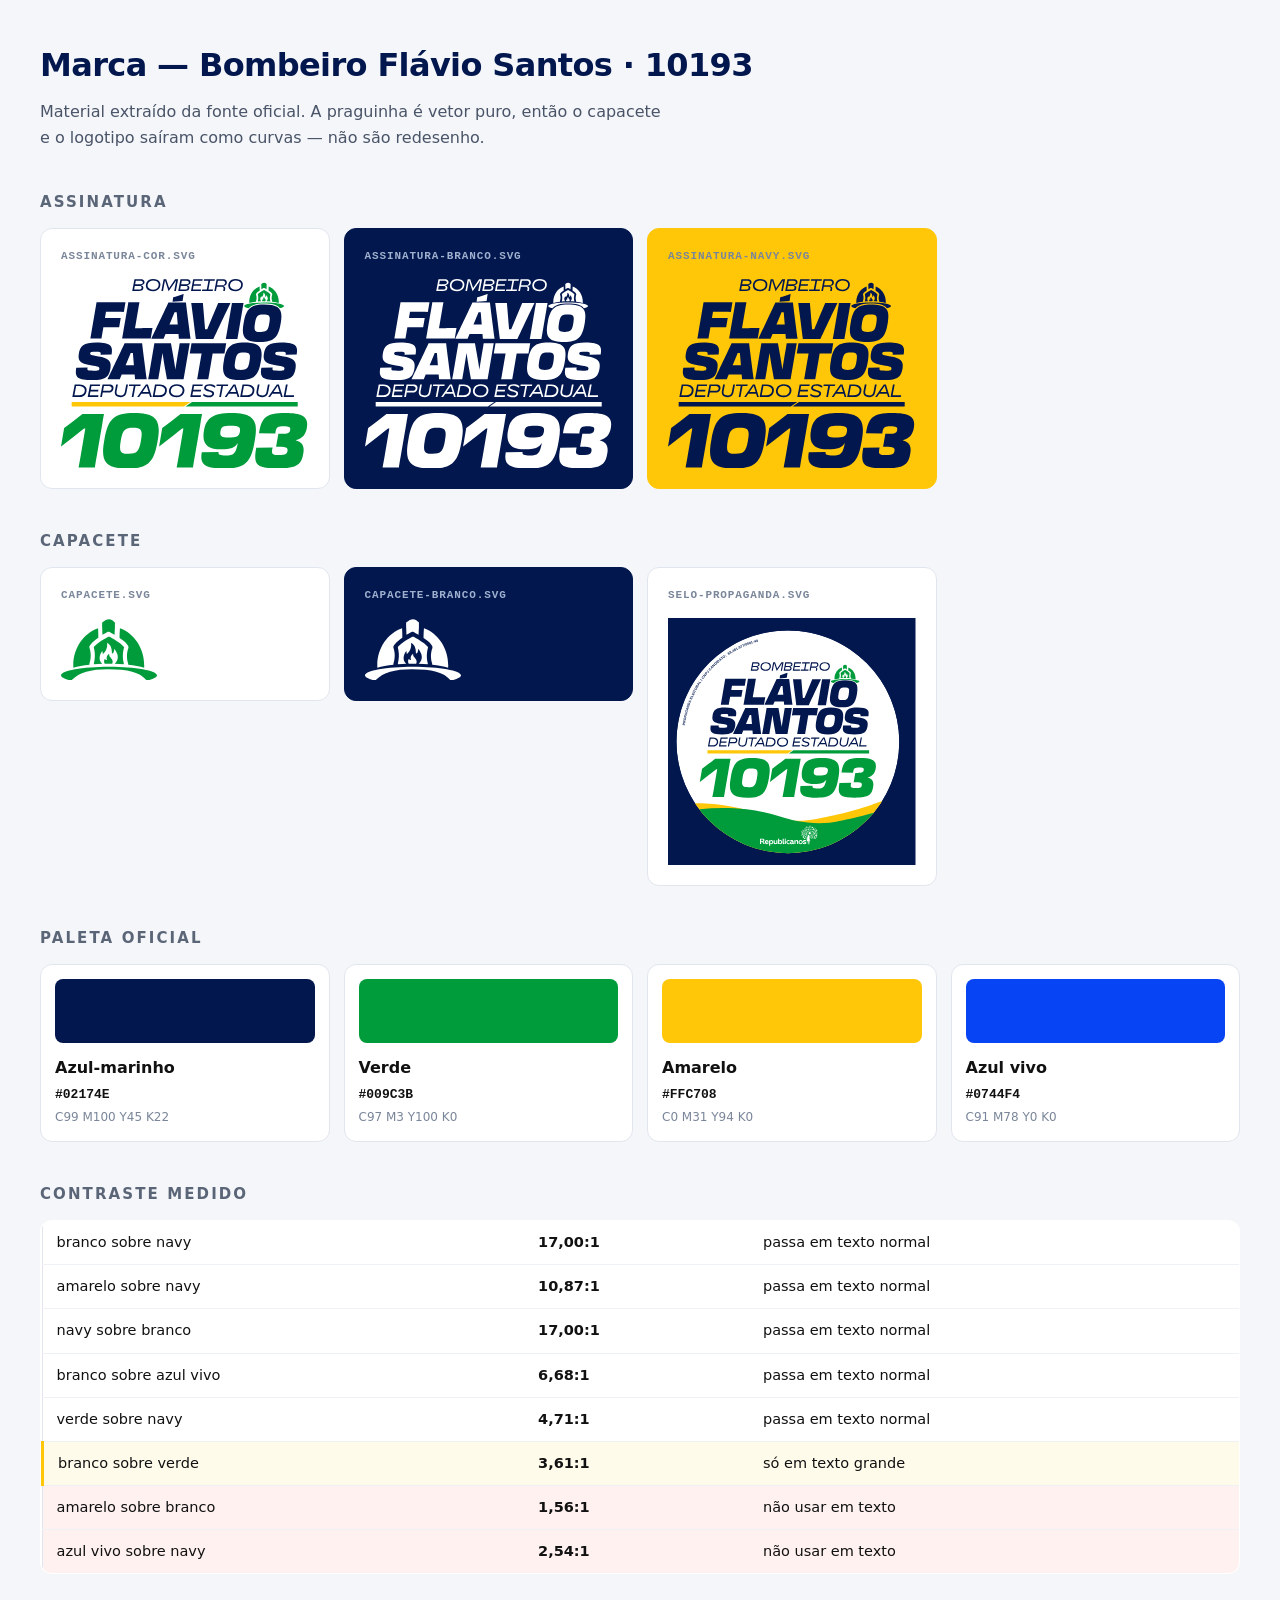
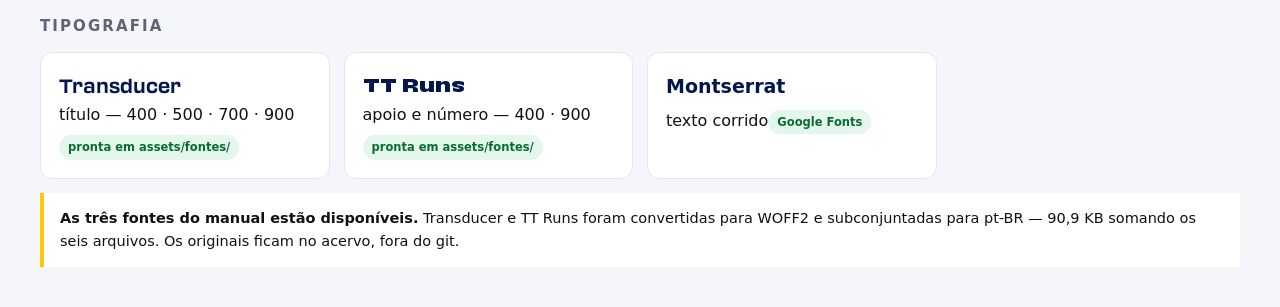
<file: docs/marca/PREVIEW.html>
<!DOCTYPE html><html lang="pt-BR"><head><meta charset="utf-8">
<meta name="viewport" content="width=device-width,initial-scale=1">
<title>Marca — Bombeiro Flávio Santos 10193</title>
<style>
@import url("../../assets/fontes/fontes.css");
.fonte.tr b{font-family:"Transducer",sans-serif}
.fonte.tt b{font-family:"TT Runs",sans-serif}
:root{--navy:#02174E;--verde:#009C3B;--amarelo:#FFC708;--azul:#0744F4}
*{box-sizing:border-box;margin:0;padding:0}
body{font:16px/1.6 "Montserrat",system-ui,sans-serif;color:#111;background:#F4F6F9;padding:clamp(16px,4vw,40px)}
h1{font-size:clamp(22px,5vw,32px);color:var(--navy);letter-spacing:-.02em}
h2{font-size:15px;text-transform:uppercase;letter-spacing:.14em;color:#5A6577;margin:40px 0 14px;font-weight:700}
.aviso{background:#fff;border-left:4px solid var(--amarelo);padding:14px 16px;margin-top:14px;font-size:14.5px}
.grade{display:grid;gap:14px;align-items:start;grid-template-columns:repeat(auto-fill,minmax(230px,1fr))}
.cartao{background:#fff;border:1px solid #E1E6EE;border-radius:12px;padding:20px;display:flex;flex-direction:column;gap:14px}
.cartao.escuro{background:var(--navy);border-color:var(--navy)}
.cartao.amarelo{background:var(--amarelo);border-color:var(--amarelo)}
.rot{font:600 11px/1.4 ui-monospace,monospace;letter-spacing:.08em;text-transform:uppercase;color:#7A8699}
.cartao.escuro .rot{color:#9FB0CE}
.chip{background:#fff;border:1px solid #E1E6EE;border-radius:12px;padding:14px;display:flex;flex-direction:column;gap:6px}
.swatch{height:64px;border-radius:8px;margin-bottom:6px}
.chip code{font:600 13px ui-monospace,monospace;color:#111}
.chip small{color:#7A8699;font-size:12px}
table{width:100%;border-collapse:collapse;background:#fff;border:1px solid #E1E6EE;border-radius:12px;overflow:hidden;font-size:14.5px}
td{padding:10px 14px;border-bottom:1px solid #EEF1F6}
tr.erro td{background:#FFF1F0}tr.aviso td{background:#FFFBEB}
.fontes{display:grid;gap:14px;grid-template-columns:repeat(auto-fill,minmax(260px,1fr))}
.fonte{background:#fff;border:1px solid #E1E6EE;border-radius:12px;padding:18px}
.fonte b{display:block;font-size:19px;color:var(--navy)}
.tag{display:inline-block;margin-top:8px;font-size:11.5px;font-weight:700;padding:3px 9px;border-radius:999px}
.livre{background:#E4F7EC;color:#0A6B35}.paga{background:#FFE9E7;color:#9B1C13}
</style></head><body>
<h1>Marca — Bombeiro Flávio Santos · 10193</h1>
<p style="max-width:62ch;margin-top:8px;color:#4A5468">Material extraído da fonte oficial. A praguinha é vetor puro,
então o capacete e o logotipo saíram como curvas — não são redesenho.</p>

<h2>Assinatura</h2>
<div class="grade">
  <div class="cartao"><span class="rot">assinatura-cor.svg</span><svg style="width:100%;height:auto;display:block" xmlns="http://www.w3.org/2000/svg" viewBox="36.432 50.569 202.762 155.287" role="img" aria-label="Bombeiro Flavio Santos - Deputado Estadual 10193">
<title>Bombeiro Flavio Santos - Deputado Estadual 10193</title>
<path fill="#02174E" d="M64.682 74.808C65.046 72.72 65.329 71.091 65.53 69.588L89.255 69.588L87.921 77.523C85.092 77.481 80.686 77.481 76.241 77.481L73.29 77.481L72.442 82.534L85.375 82.534L84.081 90.093C82.06 90.051 76.928 90.051 73.694 90.051L71.148 90.051L70.664 92.933C70.219 95.564 69.896 97.401 69.612 99.239L60.479 99.239C60.843 97.443 61.126 95.606 61.57 92.974L64.682 74.808"/>
<path fill="#02174E" d="M86.505 99.239C86.828 97.485 87.192 95.564 87.596 92.975L90.749 74.725C91.072 72.678 91.355 71.133 91.557 69.588L100.691 69.588C100.408 71.133 100.125 72.678 99.802 74.725L97.053 90.845L101.984 90.845C104.773 90.845 108.127 90.845 111.401 90.803L109.946 99.239L86.505 99.239"/>
<path fill="#009C3B" d="M56.345 173.108L55.328 173.108C52.996 174.961 50.365 177.001 47.853 178.978L36.492 187.814L36.432 187.752L39.004 172.737C44.385 168.721 49.05 165.075 54.013 161.121L71.653 161.121C71.235 163.284 70.816 165.631 70.338 168.659L65.733 195.661C65.016 199.615 64.597 202.334 64.178 204.991L50.843 204.991C51.322 202.396 51.8 199.739 52.458 196.032L56.345 173.108"/>
<path fill="#009C3B" d="M101.908 183.18L101.908 182.933C103.463 174.096 102.326 172.367 95.569 172.367C88.812 172.367 86.958 174.096 85.403 182.933L85.403 183.18C83.849 192.016 85.104 193.808 91.862 193.808C98.619 193.808 100.353 192.016 101.908 183.18M71.65 184.045L72.009 182.068C74.819 165.57 79.424 160.256 96.586 160.256C113.748 160.256 118.592 165.57 115.781 182.068L115.422 184.045C112.612 200.48 107.768 205.857 90.606 205.857C73.444 205.857 68.84 200.48 71.65 184.045"/>
<path fill="#009C3B" d="M136.707 173.108L135.69 173.108C133.358 174.961 130.727 177.001 128.215 178.978L116.854 187.814L116.794 187.752L119.366 172.737C124.747 168.721 129.412 165.075 134.375 161.121L152.015 161.121C151.597 163.284 151.178 165.631 150.7 168.659L146.095 195.661C145.378 199.615 144.959 202.334 144.54 204.991L131.206 204.991C131.684 202.396 132.162 199.739 132.82 196.032L136.707 173.108"/>
<path fill="#009C3B" d="M167.081 175.332C166.483 179.04 167.5 180.46 173.36 180.46C180.177 180.46 182.329 179.287 182.928 175.826L182.987 175.765C183.645 171.995 182.389 170.883 175.692 170.883C169.174 170.883 167.679 171.81 167.081 175.332M195.365 181.82L195.007 183.921C192.196 200.542 187.472 205.856 170.609 205.856C153.865 205.856 149.979 202.396 151.773 192.51L165.526 192.263C165.167 194.24 166.004 195.228 171.506 195.228C177.785 195.228 179.698 193.621 181.313 184.909C178.921 188.74 175.692 190.1 167.38 190.1C157.095 190.1 151.593 186.207 153.507 175.085C155.301 164.457 160.622 160.256 176.469 160.256C193.332 160.256 198.176 165.631 195.365 181.82"/>
<path fill="#009C3B" d="M214.079 205.733C196.259 205.733 193.867 202.829 196.378 188.864L209.773 188.617L209.474 190.347C208.876 193.746 209.414 194.796 215.035 194.796C220.657 194.796 221.554 193.746 221.972 191.459L221.972 191.336C222.331 189.111 221.493 188.061 215.335 188.061L212.644 188.061L214.497 177.433L217.009 177.433C222.451 177.433 223.826 176.445 224.125 174.406L224.184 174.159C224.544 172.181 223.886 171.131 218.982 171.131C214.079 171.131 212.823 172.181 212.285 175.209L211.986 177.125L198.651 176.877C200.684 164.025 204.212 160.256 220.059 160.256C235.427 160.256 239.194 163.963 237.878 172.12L237.878 172.367C236.862 177.989 234.35 181.079 228.61 182.624C234.35 184.23 235.845 187.443 235.008 193.128L234.948 193.375C233.454 202.334 230.583 205.733 214.079 205.733"/>
<path fill="#FFC708" d="M45.165 151.337L45.165 155.066L137.083 155.066L142.369 151.337L45.165 151.337"/>
<path fill="#009C3B" d="M138.442 155.066L143.727 151.337L230.36 151.337L230.36 155.066L138.442 155.066"/>
<path fill="#02174E" d="M100.568 59.079C101.014 59.079 101.38 59.008 101.666 58.864C101.951 58.722 102.161 58.535 102.295 58.304C102.429 58.074 102.496 57.825 102.496 57.557C102.496 57.271 102.415 57.031 102.255 56.837C102.094 56.644 101.851 56.496 101.525 56.395C101.199 56.293 100.796 56.242 100.313 56.242L96.684 56.242L96.939 54.928L101.398 54.928C102.13 54.928 102.659 54.792 102.985 54.52C103.311 54.248 103.473 53.872 103.473 53.392C103.473 53.134 103.393 52.901 103.232 52.693C103.071 52.486 102.826 52.322 102.496 52.202C102.165 52.082 101.755 52.022 101.264 52.022L97.702 52.022L96.363 59.079L100.568 59.079M94.783 60.394L96.604 50.707L101.331 50.707C102.116 50.707 102.777 50.823 103.312 51.053C103.848 51.284 104.243 51.584 104.498 51.953C104.752 52.322 104.879 52.714 104.879 53.129C104.879 53.682 104.75 54.144 104.491 54.513C104.232 54.882 103.839 55.158 103.312 55.343C102.786 55.527 102.121 55.62 101.318 55.62L101.304 55.689C101.849 55.689 102.315 55.784 102.704 55.973C103.091 56.162 103.388 56.415 103.594 56.734C103.799 57.052 103.902 57.395 103.902 57.764C103.902 58.244 103.782 58.682 103.54 59.079C103.299 59.476 102.915 59.794 102.389 60.034C101.862 60.274 101.192 60.394 100.38 60.394L94.783 60.394"/>
<path fill="#02174E" d="M111.909 59.286C112.819 59.286 113.618 59.111 114.306 58.76C114.993 58.41 115.522 57.928 115.892 57.314C116.263 56.701 116.448 56.02 116.448 55.273C116.448 54.627 116.274 54.044 115.926 53.523C115.578 53.002 115.06 52.586 114.372 52.278C113.685 51.968 112.855 51.814 111.882 51.814C110.971 51.814 110.173 51.989 109.485 52.34C108.798 52.69 108.269 53.172 107.899 53.786C107.528 54.399 107.343 55.08 107.343 55.827C107.343 56.472 107.517 57.056 107.865 57.577C108.213 58.098 108.731 58.513 109.418 58.822C110.105 59.132 110.936 59.286 111.909 59.286M111.936 60.531C110.641 60.531 109.543 60.331 108.641 59.929C107.74 59.528 107.062 58.984 106.607 58.297C106.151 57.609 105.924 56.832 105.924 55.965C105.924 54.932 106.167 54.007 106.653 53.191C107.14 52.374 107.832 51.733 108.729 51.267C109.626 50.802 110.668 50.569 111.855 50.569C113.149 50.569 114.247 50.769 115.149 51.171C116.05 51.572 116.729 52.116 117.184 52.803C117.64 53.49 117.867 54.268 117.867 55.135C117.867 56.168 117.624 57.093 117.137 57.909C116.651 58.726 115.959 59.367 115.062 59.833C114.165 60.299 113.123 60.531 111.936 60.531"/>
<path fill="#02174E" d="M124.589 60.67L121.683 51.883L121.616 51.883L120.023 60.393L118.684 60.393L120.505 50.707L122.634 50.707L124.977 57.889L125.044 57.889L129.945 50.707L132.355 50.707L130.534 60.393L129.195 60.393L130.788 51.883L130.722 51.883L124.589 60.67"/>
<path fill="#02174E" d="M138.261 59.079C138.707 59.079 139.073 59.008 139.359 58.864C139.644 58.722 139.854 58.535 139.988 58.304C140.122 58.074 140.189 57.825 140.189 57.557C140.189 57.271 140.108 57.031 139.948 56.837C139.787 56.644 139.544 56.496 139.218 56.395C138.892 56.293 138.489 56.242 138.006 56.242L134.377 56.242L134.632 54.928L139.091 54.928C139.823 54.928 140.352 54.792 140.678 54.52C141.004 54.248 141.166 53.872 141.166 53.392C141.166 53.134 141.086 52.901 140.925 52.693C140.764 52.486 140.519 52.322 140.189 52.202C139.858 52.082 139.448 52.022 138.957 52.022L135.395 52.022L134.056 59.079L138.261 59.079M132.476 60.394L134.297 50.707L139.024 50.707C139.809 50.707 140.47 50.823 141.005 51.053C141.541 51.284 141.936 51.584 142.191 51.953C142.445 52.322 142.572 52.714 142.572 53.129C142.572 53.682 142.443 54.144 142.184 54.513C141.925 54.882 141.532 55.158 141.005 55.343C140.479 55.527 139.814 55.62 139.011 55.62L138.997 55.689C139.542 55.689 140.008 55.784 140.397 55.973C140.784 56.162 141.081 56.415 141.287 56.734C141.492 57.052 141.595 57.395 141.595 57.764C141.595 58.244 141.475 58.682 141.233 59.079C140.992 59.476 140.608 59.794 140.082 60.034C139.555 60.274 138.885 60.394 138.073 60.394L132.476 60.394"/>
<path fill="#02174E" d="M144.834 56.173L145.075 54.858L151.181 54.858L150.94 56.173L144.834 56.173M142.919 60.393L144.741 50.707L152.506 50.707L152.252 52.022L145.825 52.022L144.5 59.079L151.194 59.079L150.953 60.393L142.919 60.393"/>
<path fill="#02174E" d="M155.84 59.3L157.247 51.8L158.585 51.8L157.18 59.3L155.84 59.3M153.458 52.022L153.712 50.707L162.549 50.707L162.294 52.022L153.458 52.022M151.891 60.393L152.132 59.078L160.969 59.078L160.727 60.393L151.891 60.393"/>
<path fill="#02174E" d="M162.067 60.393L163.888 50.707L168.936 50.707C169.633 50.707 170.235 50.827 170.744 51.067C171.252 51.307 171.639 51.627 171.902 52.028C172.165 52.43 172.297 52.875 172.297 53.364C172.297 53.936 172.178 54.441 171.942 54.879C171.706 55.317 171.333 55.665 170.824 55.924C170.315 56.182 169.663 56.311 168.869 56.311L168.856 56.38C169.57 56.38 170.105 56.551 170.463 56.892C170.82 57.233 170.998 57.672 170.998 58.207C170.998 58.308 170.98 58.479 170.945 58.719L170.637 60.393L169.298 60.393L169.606 58.747C169.641 58.543 169.659 58.382 169.659 58.262C169.659 57.856 169.512 57.533 169.217 57.294C168.923 57.054 168.495 56.934 167.932 56.934L163.848 56.934L164.089 55.619L168.387 55.619C168.905 55.619 169.352 55.545 169.726 55.398C170.101 55.25 170.389 55.024 170.59 54.72C170.791 54.415 170.891 54.037 170.891 53.585C170.891 53.299 170.813 53.036 170.657 52.797C170.5 52.556 170.264 52.367 169.947 52.229C169.63 52.091 169.248 52.021 168.802 52.021L164.986 52.021L163.406 60.393L162.067 60.393"/>
<path fill="#02174E" d="M179.46 59.286C180.37 59.286 181.169 59.111 181.857 58.76C182.544 58.41 183.073 57.928 183.443 57.314C183.814 56.701 183.999 56.02 183.999 55.273C183.999 54.627 183.825 54.044 183.477 53.523C183.129 53.002 182.611 52.586 181.923 52.278C181.236 51.968 180.406 51.814 179.433 51.814C178.522 51.814 177.724 51.989 177.036 52.34C176.349 52.69 175.82 53.172 175.45 53.786C175.079 54.399 174.894 55.08 174.894 55.827C174.894 56.472 175.068 57.056 175.416 57.577C175.764 58.098 176.282 58.513 176.969 58.822C177.656 59.132 178.487 59.286 179.46 59.286M179.487 60.531C178.192 60.531 177.094 60.331 176.192 59.929C175.291 59.528 174.613 58.984 174.158 58.297C173.702 57.609 173.475 56.832 173.475 55.965C173.475 54.932 173.718 54.007 174.204 53.191C174.691 52.374 175.383 51.733 176.28 51.267C177.177 50.802 178.219 50.569 179.406 50.569C180.7 50.569 181.798 50.769 182.7 51.171C183.601 51.572 184.28 52.116 184.735 52.803C185.191 53.49 185.418 54.268 185.418 55.135C185.418 56.168 185.175 57.093 184.688 57.909C184.202 58.726 183.51 59.367 182.613 59.833C181.716 60.299 180.674 60.531 179.487 60.531"/>
<path fill="#02174E" d="M51.336 145.843C52.373 145.843 53.235 145.646 53.921 145.252C54.606 144.859 55.11 144.35 55.434 143.725C55.758 143.1 55.92 142.434 55.92 141.726C55.92 141.086 55.753 140.511 55.42 139.999C55.087 139.488 54.585 139.079 53.913 138.774C53.242 138.469 52.426 138.316 51.464 138.316L48.837 138.316L47.409 145.843L51.336 145.843M45.723 147.245L47.666 136.914L51.607 136.914C52.854 136.914 53.913 137.129 54.784 137.556C55.655 137.984 56.313 138.553 56.755 139.261C57.198 139.969 57.42 140.747 57.42 141.593C57.42 142.724 57.171 143.718 56.677 144.574C56.181 145.43 55.477 146.089 54.563 146.551C53.649 147.014 52.583 147.245 51.365 147.245L45.723 147.245"/>
<path fill="#02174E" d="M60.346 142.744L60.603 141.342L67.115 141.342L66.858 142.744L60.346 142.744M58.304 147.245L60.246 136.915L68.529 136.915L68.257 138.317L61.403 138.317L59.989 145.843L67.129 145.843L66.872 147.245L58.304 147.245"/>
<path fill="#02174E" d="M68.514 147.245L70.456 136.914L75.883 136.914C76.606 136.914 77.237 137.038 77.775 137.283C78.313 137.53 78.724 137.869 79.01 138.302C79.296 138.735 79.439 139.222 79.439 139.763C79.439 140.511 79.286 141.17 78.982 141.74C78.677 142.311 78.222 142.756 77.618 143.076C77.013 143.396 76.283 143.556 75.426 143.556L70.414 143.556L70.67 142.154L75.54 142.154C76.054 142.154 76.492 142.058 76.854 141.866C77.216 141.674 77.487 141.421 77.668 141.106C77.849 140.791 77.939 140.451 77.939 140.087C77.939 139.537 77.737 139.104 77.332 138.789C76.927 138.474 76.382 138.316 75.697 138.316L71.627 138.316L69.942 147.245L68.514 147.245"/>
<path fill="#02174E" d="M85.408 147.393C84.37 147.393 83.48 147.229 82.738 146.899C81.995 146.569 81.431 146.109 81.046 145.519C80.66 144.928 80.467 144.25 80.467 143.482C80.467 143.138 80.5 142.799 80.567 142.464L81.609 136.915L83.037 136.915L81.966 142.612C81.938 142.739 81.919 142.872 81.909 143.01C81.9 143.148 81.895 143.281 81.895 143.409C81.895 143.92 82.023 144.37 82.281 144.759C82.538 145.148 82.935 145.45 83.473 145.666C84.011 145.883 84.68 145.991 85.48 145.991C86.412 145.991 87.146 145.753 87.679 145.276C88.212 144.799 88.559 144.112 88.721 143.217L89.892 136.915L91.32 136.915L90.107 143.423C89.954 144.25 89.656 144.961 89.214 145.556C88.771 146.151 88.223 146.606 87.572 146.921C86.919 147.236 86.198 147.393 85.408 147.393"/>
<path fill="#02174E" d="M94.362 147.245L96.076 138.08L97.504 138.08L95.791 147.245L94.362 147.245M92.035 138.316L92.306 136.914L101.731 136.914L101.46 138.316L92.035 138.316"/>
<path fill="#02174E" d="M101.931 144.589L102.188 143.187L109.043 143.187L108.786 144.589L101.931 144.589M98.861 147.245L105.944 136.915L107.658 136.915L110.857 147.245L109.428 147.245L106.672 138.243L106.586 138.243L100.431 147.245L98.861 147.245"/>
<path fill="#02174E" d="M117.112 145.843C118.149 145.843 119.011 145.646 119.697 145.252C120.382 144.859 120.886 144.35 121.21 143.725C121.534 143.1 121.696 142.434 121.696 141.726C121.696 141.086 121.529 140.511 121.196 139.999C120.863 139.488 120.361 139.079 119.689 138.774C119.018 138.469 118.201 138.316 117.24 138.316L114.613 138.316L113.185 145.843L117.112 145.843M111.499 147.245L113.442 136.914L117.383 136.914C118.63 136.914 119.689 137.129 120.56 137.556C121.431 137.984 122.089 138.553 122.531 139.261C122.974 139.969 123.196 140.747 123.196 141.593C123.196 142.724 122.947 143.718 122.453 144.574C121.957 145.43 121.253 146.089 120.339 146.551C119.425 147.014 118.359 147.245 117.141 147.245L111.499 147.245"/>
<path fill="#02174E" d="M131.206 146.065C132.177 146.065 133.029 145.878 133.762 145.504C134.495 145.13 135.059 144.616 135.454 143.962C135.849 143.308 136.047 142.582 136.047 141.785C136.047 141.096 135.861 140.474 135.49 139.918C135.119 139.362 134.566 138.92 133.833 138.59C133.1 138.26 132.215 138.096 131.177 138.096C130.206 138.096 129.354 138.283 128.621 138.657C127.888 139.03 127.324 139.545 126.929 140.199C126.534 140.853 126.336 141.578 126.336 142.376C126.336 143.064 126.522 143.687 126.893 144.242C127.264 144.798 127.816 145.241 128.55 145.57C129.283 145.9 130.168 146.065 131.206 146.065M131.235 147.393C129.854 147.393 128.683 147.179 127.721 146.751C126.76 146.323 126.036 145.743 125.551 145.01C125.065 144.277 124.823 143.448 124.823 142.523C124.823 141.421 125.082 140.435 125.601 139.564C126.12 138.694 126.858 138.01 127.814 137.513C128.771 137.016 129.882 136.767 131.149 136.767C132.529 136.767 133.7 136.982 134.662 137.409C135.623 137.837 136.347 138.418 136.833 139.151C137.318 139.884 137.561 140.713 137.561 141.638C137.561 142.739 137.301 143.725 136.782 144.596C136.263 145.467 135.526 146.151 134.569 146.648C133.612 147.145 132.501 147.393 131.235 147.393"/>
<path fill="#02174E" d="M144.4 142.744L144.658 141.342L151.169 141.342L150.912 142.744L144.4 142.744M142.358 147.245L144.3 136.915L152.583 136.915L152.311 138.317L145.458 138.317L144.044 145.843L151.184 145.843L150.926 147.245L142.358 147.245"/>
<path fill="#02174E" d="M157.781 147.393C156.705 147.393 155.736 147.246 154.875 146.951C154.013 146.655 153.368 146.325 152.94 145.961L153.225 144.471C153.463 144.717 153.797 144.961 154.225 145.202C154.654 145.443 155.177 145.647 155.796 145.814C156.414 145.981 157.09 146.065 157.823 146.065C158.395 146.065 158.871 145.991 159.252 145.844C159.633 145.696 159.909 145.509 160.08 145.283C160.251 145.056 160.337 144.82 160.337 144.575C160.337 144.25 160.213 143.982 159.966 143.77C159.718 143.559 159.416 143.386 159.059 143.253C158.702 143.121 158.19 142.961 157.524 142.774C156.715 142.558 156.053 142.346 155.539 142.139C155.024 141.933 154.589 141.643 154.232 141.269C153.875 140.895 153.697 140.413 153.697 139.823C153.697 139.291 153.851 138.795 154.161 138.332C154.47 137.87 154.951 137.493 155.603 137.203C156.255 136.913 157.072 136.767 158.052 136.767C158.881 136.767 159.625 136.854 160.287 137.026C160.948 137.198 161.479 137.388 161.879 137.594C162.279 137.8 162.622 138.007 162.907 138.214L162.622 139.749C162.336 139.474 161.967 139.21 161.515 138.959C161.063 138.708 160.534 138.501 159.93 138.339C159.326 138.177 158.68 138.096 157.995 138.096C157.348 138.096 156.814 138.172 156.395 138.325C155.977 138.477 155.674 138.671 155.489 138.907C155.303 139.143 155.21 139.385 155.21 139.631C155.21 139.946 155.332 140.211 155.574 140.428C155.817 140.644 156.122 140.821 156.488 140.959C156.855 141.096 157.362 141.254 158.009 141.431C158.828 141.657 159.492 141.874 160.002 142.08C160.511 142.287 160.946 142.58 161.308 142.958C161.67 143.337 161.851 143.822 161.851 144.412C161.851 144.934 161.701 145.421 161.401 145.873C161.101 146.325 160.644 146.692 160.03 146.972C159.416 147.253 158.666 147.393 157.781 147.393"/>
<path fill="#02174E" d="M166.064 147.245L167.778 138.08L169.206 138.08L167.493 147.245L166.064 147.245M163.737 138.316L164.008 136.914L173.433 136.914L173.162 138.316L163.737 138.316"/>
<path fill="#02174E" d="M173.633 144.589L173.89 143.187L180.745 143.187L180.488 144.589L173.633 144.589M170.563 147.245L177.646 136.915L179.36 136.915L182.559 147.245L181.13 147.245L178.374 138.243L178.288 138.243L172.133 147.245L170.563 147.245"/>
<path fill="#02174E" d="M188.813 145.843C189.85 145.843 190.712 145.646 191.398 145.252C192.083 144.859 192.587 144.35 192.911 143.725C193.235 143.1 193.397 142.434 193.397 141.726C193.397 141.086 193.23 140.511 192.897 139.999C192.564 139.488 192.062 139.079 191.39 138.774C190.719 138.469 189.903 138.316 188.941 138.316L186.314 138.316L184.886 145.843L188.813 145.843M183.2 147.245L185.142 136.914L189.084 136.914C190.331 136.914 191.39 137.129 192.261 137.556C193.132 137.984 193.79 138.553 194.232 139.261C194.675 139.969 194.897 140.747 194.897 141.593C194.897 142.724 194.648 143.718 194.154 144.574C193.658 145.43 192.954 146.089 192.04 146.551C191.126 147.014 190.06 147.245 188.842 147.245L183.2 147.245"/>
<path fill="#02174E" d="M201.465 147.393C200.427 147.393 199.538 147.229 198.795 146.899C198.052 146.569 197.488 146.109 197.103 145.519C196.717 144.928 196.524 144.25 196.524 143.482C196.524 143.138 196.557 142.799 196.624 142.464L197.666 136.915L199.094 136.915L198.023 142.612C197.995 142.739 197.976 142.872 197.966 143.01C197.957 143.148 197.952 143.281 197.952 143.409C197.952 143.92 198.08 144.37 198.338 144.759C198.595 145.148 198.992 145.45 199.53 145.666C200.068 145.883 200.737 145.991 201.537 145.991C202.469 145.991 203.203 145.753 203.736 145.276C204.269 144.799 204.616 144.112 204.778 143.217L205.949 136.915L207.377 136.915L206.164 143.423C206.011 144.25 205.713 144.961 205.271 145.556C204.828 146.151 204.28 146.606 203.629 146.921C202.976 147.236 202.255 147.393 201.465 147.393"/>
<path fill="#02174E" d="M209.205 144.589L209.462 143.187L216.317 143.187L216.06 144.589L209.205 144.589M206.135 147.245L213.218 136.915L214.932 136.915L218.131 147.245L216.702 147.245L213.946 138.243L213.86 138.243L207.705 147.245L206.135 147.245"/>
<path fill="#02174E" d="M218.773 147.245L220.715 136.914L222.143 136.914L220.458 145.843L227.456 145.843L227.199 147.245L218.773 147.245"/>
<path fill="#02174E" d="M125.283 87.939L132.073 87.939L131.992 87.104C131.749 83.93 131.467 80.672 131.224 77.874L129.446 77.874C128.274 80.714 126.94 84.013 125.566 87.229L125.283 87.939M138.781 69.772C139.59 76.537 141.772 93.744 142.581 99.424L133.002 99.424L132.679 95.54L122.09 95.54L120.474 99.424L110.41 99.424C113.199 93.744 121.282 76.537 124.434 69.772L138.781 69.772"/>
<path fill="#02174E" d="M146.913 99.823C146.105 93.058 143.922 75.852 143.114 70.172L152.692 70.172L153.703 82.492C153.945 85.666 154.228 88.923 154.471 91.721L156.249 91.721C157.421 88.881 158.755 85.582 160.129 82.367L165.221 70.172L175.285 70.172C172.496 75.852 164.413 93.058 161.261 99.823L146.913 99.823"/>
<path fill="#02174E" d="M175.606 75.392C175.97 73.304 176.252 71.717 176.454 70.172L185.993 70.172C185.71 71.717 185.427 73.262 185.104 75.309L181.992 93.517C181.547 96.148 181.224 97.985 180.941 99.823L171.403 99.823C171.767 98.027 172.05 96.19 172.494 93.558L175.606 75.392"/>
<path fill="#02174E" d="M136.901 62.838L136.053 68.539L127.815 69.299L128.362 65.593C130.305 64.992 135.012 63.44 136.901 62.838"/>
<path fill="#009C3B" d="M207.915 61.074C208.642 61.683 209.198 62.307 209.439 62.843L209.505 63.124L209.474 63.42C209.357 63.918 208.49 65.839 209.409 68.783C209.447 68.907 209.448 69.037 209.419 69.161C211.523 69.398 213.374 69.743 214.844 70.167C214.861 69.906 214.87 69.644 214.872 69.379C214.902 63.494 211.426 58.481 206.596 56.724C206.482 58.587 206.475 59.412 206.476 59.9C206.476 59.932 206.474 59.964 206.469 59.995C206.98 60.342 207.479 60.708 207.915 61.074"/>
<path fill="#009C3B" d="M203.967 68.82C204.054 68.604 204.104 68.352 204.114 68.055C204.151 66.874 202.793 66.747 202.899 65.388C202.155 65.765 201.873 66.888 202.19 67.537C201.819 67.624 201.649 67.382 201.502 67.101C201.101 67.51 201.092 68.217 201.403 68.823C201.857 68.814 202.315 68.808 202.779 68.808C203.179 68.808 203.574 68.812 203.967 68.82"/>
<path fill="#009C3B" d="M197.815 62.946C197.703 63.094 197.67 63.287 197.723 63.465C197.95 64.301 198.338 66.289 197.721 68.63C197.687 68.757 197.705 68.892 197.771 69.005C198.674 68.932 199.612 68.878 200.579 68.846C199.267 67.737 199.465 65.879 200.604 64.464L200.773 65.601C201.781 64.565 202.482 63.39 202.178 61.755C203.397 62.195 203.884 63.522 203.859 65.349C204.427 65.265 204.683 64.596 204.616 63.682C206.225 65.609 206.295 67.33 204.798 68.84C205.859 68.873 206.888 68.931 207.872 69.012C207.872 69.012 207.873 69.012 207.873 69.011C207.923 68.931 207.937 68.833 207.914 68.74C207.264 66.233 207.76 64.132 207.987 63.386C208.017 63.293 208.001 63.192 207.946 63.111C207.616 62.656 207.024 62.165 206.369 61.676C205.324 60.899 204.098 60.167 203.241 59.695C203.001 59.565 202.71 59.563 202.469 59.691C201.606 60.155 200.373 60.874 199.32 61.641C198.715 62.083 198.163 62.528 197.815 62.946"/>
<path fill="#009C3B" d="M202.365 57.946C202.474 57.891 202.594 57.87 202.708 57.878C202.824 57.871 202.942 57.894 203.052 57.949C203.441 58.147 204.07 58.491 204.774 58.915C204.788 58.365 204.82 57.557 204.9 56.301C204.892 56.299 204.887 56.298 204.881 56.297L204.889 54.766C203.511 53.213 202.284 53.265 200.531 54.753L200.524 56.095C200.598 57.458 200.623 58.317 200.632 58.894C201.34 58.477 201.973 58.14 202.365 57.946"/>
<path fill="#009C3B" d="M196.21 69.154C196.165 69.013 196.163 68.86 196.209 68.717C197.159 65.782 196.31 63.852 196.199 63.353L196.172 63.057L196.241 62.777C196.487 62.243 197.049 61.625 197.781 61.023C198.22 60.662 198.724 60.301 199.237 59.959C199.233 59.927 199.231 59.896 199.231 59.864C199.238 59.375 199.238 58.545 199.144 56.668C194.269 58.36 190.718 63.351 190.688 69.257C190.686 69.563 190.695 69.867 190.713 70.168C192.2 69.739 194.077 69.391 196.21 69.154"/>
<path fill="#009C3B" fill-rule="evenodd" d="M202.867 69.794C193.829 69.794 186.502 71.115 186.502 72.744C186.502 73.429 187.801 74.059 189.975 74.56C192.58 71.737 196.46 70.647 202.483 70.647C209.434 70.647 213.655 71.735 215.752 74.562C217.93 74.06 219.232 73.43 219.232 72.744C219.232 71.115 211.905 69.794 202.867 69.794"/>
<path fill="#02174E" d="M207.087 86.911L207.087 86.744C208.097 80.855 207.33 79.686 202.439 79.686C197.59 79.686 196.377 80.855 195.367 86.744L195.367 86.911C194.356 92.8 195.165 94.011 200.014 94.011C204.905 94.011 206.077 92.8 207.087 86.911M185.91 87.496L186.152 86.159C188.052 75.008 191.77 71.417 202.561 71.417C215.008 71.417 218.444 75.008 216.544 86.159L216.302 87.496C214.402 98.605 210.644 102.239 199.812 102.239C187.405 102.239 184.01 98.605 185.91 87.496"/>
<path fill="#02174E" d="M48.922 123.206L58.217 123.039L58.096 123.749C57.813 125.377 58.379 125.712 62.825 125.712C67.028 125.712 67.634 125.419 67.877 124.041C68.079 122.705 67.432 122.162 60.723 121.201C52.074 119.948 50.013 117.735 51.064 111.638C52.115 105.457 54.701 102.534 65.452 102.534C77.738 102.534 79.072 105.75 77.9 112.473L68.806 112.64L68.928 111.972C69.17 110.594 68.726 110.093 64.765 110.093C61.087 110.093 60.521 110.385 60.36 111.471C60.117 112.724 60.723 113.016 67.23 113.977C75.192 115.146 77.94 117.735 76.97 123.624C75.798 130.43 73.414 133.354 62.259 133.354C50.175 133.354 47.507 131.349 48.922 123.206"/>
<path fill="#02174E" d="M89.376 121.285L96.166 121.285L96.085 120.45C95.842 117.276 95.56 114.018 95.317 111.221L93.539 111.221C92.367 114.06 91.033 117.359 89.659 120.575L89.376 121.285M102.875 103.119C103.683 109.884 105.866 127.09 106.674 132.77L97.096 132.77L96.772 128.886L86.183 128.886L84.567 132.77L74.503 132.77C77.292 127.09 85.375 109.884 88.528 103.119L102.875 103.119"/>
<path fill="#02174E" d="M108.935 126.673L112.088 108.214C112.411 106.168 112.694 104.622 112.896 103.118L126.516 103.118L127.89 110.928C128.739 115.856 129.668 121.285 130.153 124.668L130.194 124.668C130.962 119.699 131.891 113.935 132.174 112.098C132.699 109.174 133.144 106.418 133.67 103.118L141.914 103.118C141.631 104.622 141.348 106.208 141.025 108.256L137.913 126.464C137.468 129.094 137.145 130.973 136.862 132.77L123.242 132.77L121.545 123.289C120.696 118.362 120.17 114.604 119.605 111.096C118.877 115.814 117.867 122.078 117.584 123.79C117.099 126.715 116.614 129.428 116.088 132.77L107.844 132.77C108.167 131.016 108.491 129.219 108.935 126.673"/>
<path fill="#02174E" d="M151.612 111.513L149.268 111.513C147.651 111.513 145.146 111.513 141.913 111.555L143.327 103.119L171.78 103.119L170.365 111.555C167.94 111.513 165.838 111.513 164.222 111.513L160.665 111.513L158.119 126.464C157.674 129.094 157.351 130.932 157.068 132.77L147.934 132.77C148.298 130.974 148.581 129.136 149.025 126.505L151.612 111.513"/>
<path fill="#02174E" d="M190.854 118.028L190.854 117.861C191.864 111.973 191.097 110.803 186.206 110.803C181.356 110.803 180.144 111.973 179.134 117.861L179.134 118.028C178.123 123.917 178.932 125.128 183.781 125.128C188.672 125.128 189.844 123.917 190.854 118.028M169.676 118.613L169.919 117.276C171.818 106.126 175.537 102.535 186.327 102.535C198.775 102.535 202.211 106.126 200.311 117.276L200.068 118.613C198.169 129.721 194.41 133.355 183.579 133.355C171.172 133.355 167.777 129.721 169.676 118.613"/>
<path fill="#02174E" d="M200.552 123.206L209.847 123.039L209.726 123.749C209.443 125.377 210.009 125.712 214.455 125.712C218.658 125.712 219.264 125.419 219.507 124.041C219.709 122.705 219.062 122.162 212.353 121.201C203.704 119.948 201.643 117.735 202.694 111.638C203.745 105.457 206.331 102.534 217.082 102.534C229.368 102.534 230.702 105.75 229.53 112.473L220.436 112.64L220.558 111.972C220.8 110.594 220.356 110.093 216.395 110.093C212.717 110.093 212.151 110.385 211.99 111.471C211.747 112.724 212.353 113.016 218.86 113.977C226.822 115.146 229.57 117.735 228.6 123.624C227.428 130.43 225.044 133.354 213.889 133.354C201.805 133.354 199.137 131.349 200.552 123.206"/>
</svg></div>
  <div class="cartao escuro"><span class="rot">assinatura-branco.svg</span><svg style="width:100%;height:auto;display:block" xmlns="http://www.w3.org/2000/svg" viewBox="36.432 50.569 202.762 155.287" role="img" aria-label="Bombeiro Flavio Santos - Deputado Estadual 10193">
<title>Bombeiro Flavio Santos - Deputado Estadual 10193</title>
<path fill="#FFFFFF" d="M64.682 74.808C65.046 72.72 65.329 71.091 65.53 69.588L89.255 69.588L87.921 77.523C85.092 77.481 80.686 77.481 76.241 77.481L73.29 77.481L72.442 82.534L85.375 82.534L84.081 90.093C82.06 90.051 76.928 90.051 73.694 90.051L71.148 90.051L70.664 92.933C70.219 95.564 69.896 97.401 69.612 99.239L60.479 99.239C60.843 97.443 61.126 95.606 61.57 92.974L64.682 74.808"/>
<path fill="#FFFFFF" d="M86.505 99.239C86.828 97.485 87.192 95.564 87.596 92.975L90.749 74.725C91.072 72.678 91.355 71.133 91.557 69.588L100.691 69.588C100.408 71.133 100.125 72.678 99.802 74.725L97.053 90.845L101.984 90.845C104.773 90.845 108.127 90.845 111.401 90.803L109.946 99.239L86.505 99.239"/>
<path fill="#FFFFFF" d="M56.345 173.108L55.328 173.108C52.996 174.961 50.365 177.001 47.853 178.978L36.492 187.814L36.432 187.752L39.004 172.737C44.385 168.721 49.05 165.075 54.013 161.121L71.653 161.121C71.235 163.284 70.816 165.631 70.338 168.659L65.733 195.661C65.016 199.615 64.597 202.334 64.178 204.991L50.843 204.991C51.322 202.396 51.8 199.739 52.458 196.032L56.345 173.108"/>
<path fill="#FFFFFF" d="M101.908 183.18L101.908 182.933C103.463 174.096 102.326 172.367 95.569 172.367C88.812 172.367 86.958 174.096 85.403 182.933L85.403 183.18C83.849 192.016 85.104 193.808 91.862 193.808C98.619 193.808 100.353 192.016 101.908 183.18M71.65 184.045L72.009 182.068C74.819 165.57 79.424 160.256 96.586 160.256C113.748 160.256 118.592 165.57 115.781 182.068L115.422 184.045C112.612 200.48 107.768 205.857 90.606 205.857C73.444 205.857 68.84 200.48 71.65 184.045"/>
<path fill="#FFFFFF" d="M136.707 173.108L135.69 173.108C133.358 174.961 130.727 177.001 128.215 178.978L116.854 187.814L116.794 187.752L119.366 172.737C124.747 168.721 129.412 165.075 134.375 161.121L152.015 161.121C151.597 163.284 151.178 165.631 150.7 168.659L146.095 195.661C145.378 199.615 144.959 202.334 144.54 204.991L131.206 204.991C131.684 202.396 132.162 199.739 132.82 196.032L136.707 173.108"/>
<path fill="#FFFFFF" d="M167.081 175.332C166.483 179.04 167.5 180.46 173.36 180.46C180.177 180.46 182.329 179.287 182.928 175.826L182.987 175.765C183.645 171.995 182.389 170.883 175.692 170.883C169.174 170.883 167.679 171.81 167.081 175.332M195.365 181.82L195.007 183.921C192.196 200.542 187.472 205.856 170.609 205.856C153.865 205.856 149.979 202.396 151.773 192.51L165.526 192.263C165.167 194.24 166.004 195.228 171.506 195.228C177.785 195.228 179.698 193.621 181.313 184.909C178.921 188.74 175.692 190.1 167.38 190.1C157.095 190.1 151.593 186.207 153.507 175.085C155.301 164.457 160.622 160.256 176.469 160.256C193.332 160.256 198.176 165.631 195.365 181.82"/>
<path fill="#FFFFFF" d="M214.079 205.733C196.259 205.733 193.867 202.829 196.378 188.864L209.773 188.617L209.474 190.347C208.876 193.746 209.414 194.796 215.035 194.796C220.657 194.796 221.554 193.746 221.972 191.459L221.972 191.336C222.331 189.111 221.493 188.061 215.335 188.061L212.644 188.061L214.497 177.433L217.009 177.433C222.451 177.433 223.826 176.445 224.125 174.406L224.184 174.159C224.544 172.181 223.886 171.131 218.982 171.131C214.079 171.131 212.823 172.181 212.285 175.209L211.986 177.125L198.651 176.877C200.684 164.025 204.212 160.256 220.059 160.256C235.427 160.256 239.194 163.963 237.878 172.12L237.878 172.367C236.862 177.989 234.35 181.079 228.61 182.624C234.35 184.23 235.845 187.443 235.008 193.128L234.948 193.375C233.454 202.334 230.583 205.733 214.079 205.733"/>
<path fill="#FFFFFF" d="M45.165 151.337L45.165 155.066L137.083 155.066L142.369 151.337L45.165 151.337"/>
<path fill="#FFFFFF" d="M138.442 155.066L143.727 151.337L230.36 151.337L230.36 155.066L138.442 155.066"/>
<path fill="#FFFFFF" d="M100.568 59.079C101.014 59.079 101.38 59.008 101.666 58.864C101.951 58.722 102.161 58.535 102.295 58.304C102.429 58.074 102.496 57.825 102.496 57.557C102.496 57.271 102.415 57.031 102.255 56.837C102.094 56.644 101.851 56.496 101.525 56.395C101.199 56.293 100.796 56.242 100.313 56.242L96.684 56.242L96.939 54.928L101.398 54.928C102.13 54.928 102.659 54.792 102.985 54.52C103.311 54.248 103.473 53.872 103.473 53.392C103.473 53.134 103.393 52.901 103.232 52.693C103.071 52.486 102.826 52.322 102.496 52.202C102.165 52.082 101.755 52.022 101.264 52.022L97.702 52.022L96.363 59.079L100.568 59.079M94.783 60.394L96.604 50.707L101.331 50.707C102.116 50.707 102.777 50.823 103.312 51.053C103.848 51.284 104.243 51.584 104.498 51.953C104.752 52.322 104.879 52.714 104.879 53.129C104.879 53.682 104.75 54.144 104.491 54.513C104.232 54.882 103.839 55.158 103.312 55.343C102.786 55.527 102.121 55.62 101.318 55.62L101.304 55.689C101.849 55.689 102.315 55.784 102.704 55.973C103.091 56.162 103.388 56.415 103.594 56.734C103.799 57.052 103.902 57.395 103.902 57.764C103.902 58.244 103.782 58.682 103.54 59.079C103.299 59.476 102.915 59.794 102.389 60.034C101.862 60.274 101.192 60.394 100.38 60.394L94.783 60.394"/>
<path fill="#FFFFFF" d="M111.909 59.286C112.819 59.286 113.618 59.111 114.306 58.76C114.993 58.41 115.522 57.928 115.892 57.314C116.263 56.701 116.448 56.02 116.448 55.273C116.448 54.627 116.274 54.044 115.926 53.523C115.578 53.002 115.06 52.586 114.372 52.278C113.685 51.968 112.855 51.814 111.882 51.814C110.971 51.814 110.173 51.989 109.485 52.34C108.798 52.69 108.269 53.172 107.899 53.786C107.528 54.399 107.343 55.08 107.343 55.827C107.343 56.472 107.517 57.056 107.865 57.577C108.213 58.098 108.731 58.513 109.418 58.822C110.105 59.132 110.936 59.286 111.909 59.286M111.936 60.531C110.641 60.531 109.543 60.331 108.641 59.929C107.74 59.528 107.062 58.984 106.607 58.297C106.151 57.609 105.924 56.832 105.924 55.965C105.924 54.932 106.167 54.007 106.653 53.191C107.14 52.374 107.832 51.733 108.729 51.267C109.626 50.802 110.668 50.569 111.855 50.569C113.149 50.569 114.247 50.769 115.149 51.171C116.05 51.572 116.729 52.116 117.184 52.803C117.64 53.49 117.867 54.268 117.867 55.135C117.867 56.168 117.624 57.093 117.137 57.909C116.651 58.726 115.959 59.367 115.062 59.833C114.165 60.299 113.123 60.531 111.936 60.531"/>
<path fill="#FFFFFF" d="M124.589 60.67L121.683 51.883L121.616 51.883L120.023 60.393L118.684 60.393L120.505 50.707L122.634 50.707L124.977 57.889L125.044 57.889L129.945 50.707L132.355 50.707L130.534 60.393L129.195 60.393L130.788 51.883L130.722 51.883L124.589 60.67"/>
<path fill="#FFFFFF" d="M138.261 59.079C138.707 59.079 139.073 59.008 139.359 58.864C139.644 58.722 139.854 58.535 139.988 58.304C140.122 58.074 140.189 57.825 140.189 57.557C140.189 57.271 140.108 57.031 139.948 56.837C139.787 56.644 139.544 56.496 139.218 56.395C138.892 56.293 138.489 56.242 138.006 56.242L134.377 56.242L134.632 54.928L139.091 54.928C139.823 54.928 140.352 54.792 140.678 54.52C141.004 54.248 141.166 53.872 141.166 53.392C141.166 53.134 141.086 52.901 140.925 52.693C140.764 52.486 140.519 52.322 140.189 52.202C139.858 52.082 139.448 52.022 138.957 52.022L135.395 52.022L134.056 59.079L138.261 59.079M132.476 60.394L134.297 50.707L139.024 50.707C139.809 50.707 140.47 50.823 141.005 51.053C141.541 51.284 141.936 51.584 142.191 51.953C142.445 52.322 142.572 52.714 142.572 53.129C142.572 53.682 142.443 54.144 142.184 54.513C141.925 54.882 141.532 55.158 141.005 55.343C140.479 55.527 139.814 55.62 139.011 55.62L138.997 55.689C139.542 55.689 140.008 55.784 140.397 55.973C140.784 56.162 141.081 56.415 141.287 56.734C141.492 57.052 141.595 57.395 141.595 57.764C141.595 58.244 141.475 58.682 141.233 59.079C140.992 59.476 140.608 59.794 140.082 60.034C139.555 60.274 138.885 60.394 138.073 60.394L132.476 60.394"/>
<path fill="#FFFFFF" d="M144.834 56.173L145.075 54.858L151.181 54.858L150.94 56.173L144.834 56.173M142.919 60.393L144.741 50.707L152.506 50.707L152.252 52.022L145.825 52.022L144.5 59.079L151.194 59.079L150.953 60.393L142.919 60.393"/>
<path fill="#FFFFFF" d="M155.84 59.3L157.247 51.8L158.585 51.8L157.18 59.3L155.84 59.3M153.458 52.022L153.712 50.707L162.549 50.707L162.294 52.022L153.458 52.022M151.891 60.393L152.132 59.078L160.969 59.078L160.727 60.393L151.891 60.393"/>
<path fill="#FFFFFF" d="M162.067 60.393L163.888 50.707L168.936 50.707C169.633 50.707 170.235 50.827 170.744 51.067C171.252 51.307 171.639 51.627 171.902 52.028C172.165 52.43 172.297 52.875 172.297 53.364C172.297 53.936 172.178 54.441 171.942 54.879C171.706 55.317 171.333 55.665 170.824 55.924C170.315 56.182 169.663 56.311 168.869 56.311L168.856 56.38C169.57 56.38 170.105 56.551 170.463 56.892C170.82 57.233 170.998 57.672 170.998 58.207C170.998 58.308 170.98 58.479 170.945 58.719L170.637 60.393L169.298 60.393L169.606 58.747C169.641 58.543 169.659 58.382 169.659 58.262C169.659 57.856 169.512 57.533 169.217 57.294C168.923 57.054 168.495 56.934 167.932 56.934L163.848 56.934L164.089 55.619L168.387 55.619C168.905 55.619 169.352 55.545 169.726 55.398C170.101 55.25 170.389 55.024 170.59 54.72C170.791 54.415 170.891 54.037 170.891 53.585C170.891 53.299 170.813 53.036 170.657 52.797C170.5 52.556 170.264 52.367 169.947 52.229C169.63 52.091 169.248 52.021 168.802 52.021L164.986 52.021L163.406 60.393L162.067 60.393"/>
<path fill="#FFFFFF" d="M179.46 59.286C180.37 59.286 181.169 59.111 181.857 58.76C182.544 58.41 183.073 57.928 183.443 57.314C183.814 56.701 183.999 56.02 183.999 55.273C183.999 54.627 183.825 54.044 183.477 53.523C183.129 53.002 182.611 52.586 181.923 52.278C181.236 51.968 180.406 51.814 179.433 51.814C178.522 51.814 177.724 51.989 177.036 52.34C176.349 52.69 175.82 53.172 175.45 53.786C175.079 54.399 174.894 55.08 174.894 55.827C174.894 56.472 175.068 57.056 175.416 57.577C175.764 58.098 176.282 58.513 176.969 58.822C177.656 59.132 178.487 59.286 179.46 59.286M179.487 60.531C178.192 60.531 177.094 60.331 176.192 59.929C175.291 59.528 174.613 58.984 174.158 58.297C173.702 57.609 173.475 56.832 173.475 55.965C173.475 54.932 173.718 54.007 174.204 53.191C174.691 52.374 175.383 51.733 176.28 51.267C177.177 50.802 178.219 50.569 179.406 50.569C180.7 50.569 181.798 50.769 182.7 51.171C183.601 51.572 184.28 52.116 184.735 52.803C185.191 53.49 185.418 54.268 185.418 55.135C185.418 56.168 185.175 57.093 184.688 57.909C184.202 58.726 183.51 59.367 182.613 59.833C181.716 60.299 180.674 60.531 179.487 60.531"/>
<path fill="#FFFFFF" d="M51.336 145.843C52.373 145.843 53.235 145.646 53.921 145.252C54.606 144.859 55.11 144.35 55.434 143.725C55.758 143.1 55.92 142.434 55.92 141.726C55.92 141.086 55.753 140.511 55.42 139.999C55.087 139.488 54.585 139.079 53.913 138.774C53.242 138.469 52.426 138.316 51.464 138.316L48.837 138.316L47.409 145.843L51.336 145.843M45.723 147.245L47.666 136.914L51.607 136.914C52.854 136.914 53.913 137.129 54.784 137.556C55.655 137.984 56.313 138.553 56.755 139.261C57.198 139.969 57.42 140.747 57.42 141.593C57.42 142.724 57.171 143.718 56.677 144.574C56.181 145.43 55.477 146.089 54.563 146.551C53.649 147.014 52.583 147.245 51.365 147.245L45.723 147.245"/>
<path fill="#FFFFFF" d="M60.346 142.744L60.603 141.342L67.115 141.342L66.858 142.744L60.346 142.744M58.304 147.245L60.246 136.915L68.529 136.915L68.257 138.317L61.403 138.317L59.989 145.843L67.129 145.843L66.872 147.245L58.304 147.245"/>
<path fill="#FFFFFF" d="M68.514 147.245L70.456 136.914L75.883 136.914C76.606 136.914 77.237 137.038 77.775 137.283C78.313 137.53 78.724 137.869 79.01 138.302C79.296 138.735 79.439 139.222 79.439 139.763C79.439 140.511 79.286 141.17 78.982 141.74C78.677 142.311 78.222 142.756 77.618 143.076C77.013 143.396 76.283 143.556 75.426 143.556L70.414 143.556L70.67 142.154L75.54 142.154C76.054 142.154 76.492 142.058 76.854 141.866C77.216 141.674 77.487 141.421 77.668 141.106C77.849 140.791 77.939 140.451 77.939 140.087C77.939 139.537 77.737 139.104 77.332 138.789C76.927 138.474 76.382 138.316 75.697 138.316L71.627 138.316L69.942 147.245L68.514 147.245"/>
<path fill="#FFFFFF" d="M85.408 147.393C84.37 147.393 83.48 147.229 82.738 146.899C81.995 146.569 81.431 146.109 81.046 145.519C80.66 144.928 80.467 144.25 80.467 143.482C80.467 143.138 80.5 142.799 80.567 142.464L81.609 136.915L83.037 136.915L81.966 142.612C81.938 142.739 81.919 142.872 81.909 143.01C81.9 143.148 81.895 143.281 81.895 143.409C81.895 143.92 82.023 144.37 82.281 144.759C82.538 145.148 82.935 145.45 83.473 145.666C84.011 145.883 84.68 145.991 85.48 145.991C86.412 145.991 87.146 145.753 87.679 145.276C88.212 144.799 88.559 144.112 88.721 143.217L89.892 136.915L91.32 136.915L90.107 143.423C89.954 144.25 89.656 144.961 89.214 145.556C88.771 146.151 88.223 146.606 87.572 146.921C86.919 147.236 86.198 147.393 85.408 147.393"/>
<path fill="#FFFFFF" d="M94.362 147.245L96.076 138.08L97.504 138.08L95.791 147.245L94.362 147.245M92.035 138.316L92.306 136.914L101.731 136.914L101.46 138.316L92.035 138.316"/>
<path fill="#FFFFFF" d="M101.931 144.589L102.188 143.187L109.043 143.187L108.786 144.589L101.931 144.589M98.861 147.245L105.944 136.915L107.658 136.915L110.857 147.245L109.428 147.245L106.672 138.243L106.586 138.243L100.431 147.245L98.861 147.245"/>
<path fill="#FFFFFF" d="M117.112 145.843C118.149 145.843 119.011 145.646 119.697 145.252C120.382 144.859 120.886 144.35 121.21 143.725C121.534 143.1 121.696 142.434 121.696 141.726C121.696 141.086 121.529 140.511 121.196 139.999C120.863 139.488 120.361 139.079 119.689 138.774C119.018 138.469 118.201 138.316 117.24 138.316L114.613 138.316L113.185 145.843L117.112 145.843M111.499 147.245L113.442 136.914L117.383 136.914C118.63 136.914 119.689 137.129 120.56 137.556C121.431 137.984 122.089 138.553 122.531 139.261C122.974 139.969 123.196 140.747 123.196 141.593C123.196 142.724 122.947 143.718 122.453 144.574C121.957 145.43 121.253 146.089 120.339 146.551C119.425 147.014 118.359 147.245 117.141 147.245L111.499 147.245"/>
<path fill="#FFFFFF" d="M131.206 146.065C132.177 146.065 133.029 145.878 133.762 145.504C134.495 145.13 135.059 144.616 135.454 143.962C135.849 143.308 136.047 142.582 136.047 141.785C136.047 141.096 135.861 140.474 135.49 139.918C135.119 139.362 134.566 138.92 133.833 138.59C133.1 138.26 132.215 138.096 131.177 138.096C130.206 138.096 129.354 138.283 128.621 138.657C127.888 139.03 127.324 139.545 126.929 140.199C126.534 140.853 126.336 141.578 126.336 142.376C126.336 143.064 126.522 143.687 126.893 144.242C127.264 144.798 127.816 145.241 128.55 145.57C129.283 145.9 130.168 146.065 131.206 146.065M131.235 147.393C129.854 147.393 128.683 147.179 127.721 146.751C126.76 146.323 126.036 145.743 125.551 145.01C125.065 144.277 124.823 143.448 124.823 142.523C124.823 141.421 125.082 140.435 125.601 139.564C126.12 138.694 126.858 138.01 127.814 137.513C128.771 137.016 129.882 136.767 131.149 136.767C132.529 136.767 133.7 136.982 134.662 137.409C135.623 137.837 136.347 138.418 136.833 139.151C137.318 139.884 137.561 140.713 137.561 141.638C137.561 142.739 137.301 143.725 136.782 144.596C136.263 145.467 135.526 146.151 134.569 146.648C133.612 147.145 132.501 147.393 131.235 147.393"/>
<path fill="#FFFFFF" d="M144.4 142.744L144.658 141.342L151.169 141.342L150.912 142.744L144.4 142.744M142.358 147.245L144.3 136.915L152.583 136.915L152.311 138.317L145.458 138.317L144.044 145.843L151.184 145.843L150.926 147.245L142.358 147.245"/>
<path fill="#FFFFFF" d="M157.781 147.393C156.705 147.393 155.736 147.246 154.875 146.951C154.013 146.655 153.368 146.325 152.94 145.961L153.225 144.471C153.463 144.717 153.797 144.961 154.225 145.202C154.654 145.443 155.177 145.647 155.796 145.814C156.414 145.981 157.09 146.065 157.823 146.065C158.395 146.065 158.871 145.991 159.252 145.844C159.633 145.696 159.909 145.509 160.08 145.283C160.251 145.056 160.337 144.82 160.337 144.575C160.337 144.25 160.213 143.982 159.966 143.77C159.718 143.559 159.416 143.386 159.059 143.253C158.702 143.121 158.19 142.961 157.524 142.774C156.715 142.558 156.053 142.346 155.539 142.139C155.024 141.933 154.589 141.643 154.232 141.269C153.875 140.895 153.697 140.413 153.697 139.823C153.697 139.291 153.851 138.795 154.161 138.332C154.47 137.87 154.951 137.493 155.603 137.203C156.255 136.913 157.072 136.767 158.052 136.767C158.881 136.767 159.625 136.854 160.287 137.026C160.948 137.198 161.479 137.388 161.879 137.594C162.279 137.8 162.622 138.007 162.907 138.214L162.622 139.749C162.336 139.474 161.967 139.21 161.515 138.959C161.063 138.708 160.534 138.501 159.93 138.339C159.326 138.177 158.68 138.096 157.995 138.096C157.348 138.096 156.814 138.172 156.395 138.325C155.977 138.477 155.674 138.671 155.489 138.907C155.303 139.143 155.21 139.385 155.21 139.631C155.21 139.946 155.332 140.211 155.574 140.428C155.817 140.644 156.122 140.821 156.488 140.959C156.855 141.096 157.362 141.254 158.009 141.431C158.828 141.657 159.492 141.874 160.002 142.08C160.511 142.287 160.946 142.58 161.308 142.958C161.67 143.337 161.851 143.822 161.851 144.412C161.851 144.934 161.701 145.421 161.401 145.873C161.101 146.325 160.644 146.692 160.03 146.972C159.416 147.253 158.666 147.393 157.781 147.393"/>
<path fill="#FFFFFF" d="M166.064 147.245L167.778 138.08L169.206 138.08L167.493 147.245L166.064 147.245M163.737 138.316L164.008 136.914L173.433 136.914L173.162 138.316L163.737 138.316"/>
<path fill="#FFFFFF" d="M173.633 144.589L173.89 143.187L180.745 143.187L180.488 144.589L173.633 144.589M170.563 147.245L177.646 136.915L179.36 136.915L182.559 147.245L181.13 147.245L178.374 138.243L178.288 138.243L172.133 147.245L170.563 147.245"/>
<path fill="#FFFFFF" d="M188.813 145.843C189.85 145.843 190.712 145.646 191.398 145.252C192.083 144.859 192.587 144.35 192.911 143.725C193.235 143.1 193.397 142.434 193.397 141.726C193.397 141.086 193.23 140.511 192.897 139.999C192.564 139.488 192.062 139.079 191.39 138.774C190.719 138.469 189.903 138.316 188.941 138.316L186.314 138.316L184.886 145.843L188.813 145.843M183.2 147.245L185.142 136.914L189.084 136.914C190.331 136.914 191.39 137.129 192.261 137.556C193.132 137.984 193.79 138.553 194.232 139.261C194.675 139.969 194.897 140.747 194.897 141.593C194.897 142.724 194.648 143.718 194.154 144.574C193.658 145.43 192.954 146.089 192.04 146.551C191.126 147.014 190.06 147.245 188.842 147.245L183.2 147.245"/>
<path fill="#FFFFFF" d="M201.465 147.393C200.427 147.393 199.538 147.229 198.795 146.899C198.052 146.569 197.488 146.109 197.103 145.519C196.717 144.928 196.524 144.25 196.524 143.482C196.524 143.138 196.557 142.799 196.624 142.464L197.666 136.915L199.094 136.915L198.023 142.612C197.995 142.739 197.976 142.872 197.966 143.01C197.957 143.148 197.952 143.281 197.952 143.409C197.952 143.92 198.08 144.37 198.338 144.759C198.595 145.148 198.992 145.45 199.53 145.666C200.068 145.883 200.737 145.991 201.537 145.991C202.469 145.991 203.203 145.753 203.736 145.276C204.269 144.799 204.616 144.112 204.778 143.217L205.949 136.915L207.377 136.915L206.164 143.423C206.011 144.25 205.713 144.961 205.271 145.556C204.828 146.151 204.28 146.606 203.629 146.921C202.976 147.236 202.255 147.393 201.465 147.393"/>
<path fill="#FFFFFF" d="M209.205 144.589L209.462 143.187L216.317 143.187L216.06 144.589L209.205 144.589M206.135 147.245L213.218 136.915L214.932 136.915L218.131 147.245L216.702 147.245L213.946 138.243L213.86 138.243L207.705 147.245L206.135 147.245"/>
<path fill="#FFFFFF" d="M218.773 147.245L220.715 136.914L222.143 136.914L220.458 145.843L227.456 145.843L227.199 147.245L218.773 147.245"/>
<path fill="#FFFFFF" d="M125.283 87.939L132.073 87.939L131.992 87.104C131.749 83.93 131.467 80.672 131.224 77.874L129.446 77.874C128.274 80.714 126.94 84.013 125.566 87.229L125.283 87.939M138.781 69.772C139.59 76.537 141.772 93.744 142.581 99.424L133.002 99.424L132.679 95.54L122.09 95.54L120.474 99.424L110.41 99.424C113.199 93.744 121.282 76.537 124.434 69.772L138.781 69.772"/>
<path fill="#FFFFFF" d="M146.913 99.823C146.105 93.058 143.922 75.852 143.114 70.172L152.692 70.172L153.703 82.492C153.945 85.666 154.228 88.923 154.471 91.721L156.249 91.721C157.421 88.881 158.755 85.582 160.129 82.367L165.221 70.172L175.285 70.172C172.496 75.852 164.413 93.058 161.261 99.823L146.913 99.823"/>
<path fill="#FFFFFF" d="M175.606 75.392C175.97 73.304 176.252 71.717 176.454 70.172L185.993 70.172C185.71 71.717 185.427 73.262 185.104 75.309L181.992 93.517C181.547 96.148 181.224 97.985 180.941 99.823L171.403 99.823C171.767 98.027 172.05 96.19 172.494 93.558L175.606 75.392"/>
<path fill="#FFFFFF" d="M136.901 62.838L136.053 68.539L127.815 69.299L128.362 65.593C130.305 64.992 135.012 63.44 136.901 62.838"/>
<path fill="#FFFFFF" d="M207.915 61.074C208.642 61.683 209.198 62.307 209.439 62.843L209.505 63.124L209.474 63.42C209.357 63.918 208.49 65.839 209.409 68.783C209.447 68.907 209.448 69.037 209.419 69.161C211.523 69.398 213.374 69.743 214.844 70.167C214.861 69.906 214.87 69.644 214.872 69.379C214.902 63.494 211.426 58.481 206.596 56.724C206.482 58.587 206.475 59.412 206.476 59.9C206.476 59.932 206.474 59.964 206.469 59.995C206.98 60.342 207.479 60.708 207.915 61.074"/>
<path fill="#FFFFFF" d="M203.967 68.82C204.054 68.604 204.104 68.352 204.114 68.055C204.151 66.874 202.793 66.747 202.899 65.388C202.155 65.765 201.873 66.888 202.19 67.537C201.819 67.624 201.649 67.382 201.502 67.101C201.101 67.51 201.092 68.217 201.403 68.823C201.857 68.814 202.315 68.808 202.779 68.808C203.179 68.808 203.574 68.812 203.967 68.82"/>
<path fill="#FFFFFF" d="M197.815 62.946C197.703 63.094 197.67 63.287 197.723 63.465C197.95 64.301 198.338 66.289 197.721 68.63C197.687 68.757 197.705 68.892 197.771 69.005C198.674 68.932 199.612 68.878 200.579 68.846C199.267 67.737 199.465 65.879 200.604 64.464L200.773 65.601C201.781 64.565 202.482 63.39 202.178 61.755C203.397 62.195 203.884 63.522 203.859 65.349C204.427 65.265 204.683 64.596 204.616 63.682C206.225 65.609 206.295 67.33 204.798 68.84C205.859 68.873 206.888 68.931 207.872 69.012C207.872 69.012 207.873 69.012 207.873 69.011C207.923 68.931 207.937 68.833 207.914 68.74C207.264 66.233 207.76 64.132 207.987 63.386C208.017 63.293 208.001 63.192 207.946 63.111C207.616 62.656 207.024 62.165 206.369 61.676C205.324 60.899 204.098 60.167 203.241 59.695C203.001 59.565 202.71 59.563 202.469 59.691C201.606 60.155 200.373 60.874 199.32 61.641C198.715 62.083 198.163 62.528 197.815 62.946"/>
<path fill="#FFFFFF" d="M202.365 57.946C202.474 57.891 202.594 57.87 202.708 57.878C202.824 57.871 202.942 57.894 203.052 57.949C203.441 58.147 204.07 58.491 204.774 58.915C204.788 58.365 204.82 57.557 204.9 56.301C204.892 56.299 204.887 56.298 204.881 56.297L204.889 54.766C203.511 53.213 202.284 53.265 200.531 54.753L200.524 56.095C200.598 57.458 200.623 58.317 200.632 58.894C201.34 58.477 201.973 58.14 202.365 57.946"/>
<path fill="#FFFFFF" d="M196.21 69.154C196.165 69.013 196.163 68.86 196.209 68.717C197.159 65.782 196.31 63.852 196.199 63.353L196.172 63.057L196.241 62.777C196.487 62.243 197.049 61.625 197.781 61.023C198.22 60.662 198.724 60.301 199.237 59.959C199.233 59.927 199.231 59.896 199.231 59.864C199.238 59.375 199.238 58.545 199.144 56.668C194.269 58.36 190.718 63.351 190.688 69.257C190.686 69.563 190.695 69.867 190.713 70.168C192.2 69.739 194.077 69.391 196.21 69.154"/>
<path fill="#FFFFFF" fill-rule="evenodd" d="M202.867 69.794C193.829 69.794 186.502 71.115 186.502 72.744C186.502 73.429 187.801 74.059 189.975 74.56C192.58 71.737 196.46 70.647 202.483 70.647C209.434 70.647 213.655 71.735 215.752 74.562C217.93 74.06 219.232 73.43 219.232 72.744C219.232 71.115 211.905 69.794 202.867 69.794"/>
<path fill="#FFFFFF" d="M207.087 86.911L207.087 86.744C208.097 80.855 207.33 79.686 202.439 79.686C197.59 79.686 196.377 80.855 195.367 86.744L195.367 86.911C194.356 92.8 195.165 94.011 200.014 94.011C204.905 94.011 206.077 92.8 207.087 86.911M185.91 87.496L186.152 86.159C188.052 75.008 191.77 71.417 202.561 71.417C215.008 71.417 218.444 75.008 216.544 86.159L216.302 87.496C214.402 98.605 210.644 102.239 199.812 102.239C187.405 102.239 184.01 98.605 185.91 87.496"/>
<path fill="#FFFFFF" d="M48.922 123.206L58.217 123.039L58.096 123.749C57.813 125.377 58.379 125.712 62.825 125.712C67.028 125.712 67.634 125.419 67.877 124.041C68.079 122.705 67.432 122.162 60.723 121.201C52.074 119.948 50.013 117.735 51.064 111.638C52.115 105.457 54.701 102.534 65.452 102.534C77.738 102.534 79.072 105.75 77.9 112.473L68.806 112.64L68.928 111.972C69.17 110.594 68.726 110.093 64.765 110.093C61.087 110.093 60.521 110.385 60.36 111.471C60.117 112.724 60.723 113.016 67.23 113.977C75.192 115.146 77.94 117.735 76.97 123.624C75.798 130.43 73.414 133.354 62.259 133.354C50.175 133.354 47.507 131.349 48.922 123.206"/>
<path fill="#FFFFFF" d="M89.376 121.285L96.166 121.285L96.085 120.45C95.842 117.276 95.56 114.018 95.317 111.221L93.539 111.221C92.367 114.06 91.033 117.359 89.659 120.575L89.376 121.285M102.875 103.119C103.683 109.884 105.866 127.09 106.674 132.77L97.096 132.77L96.772 128.886L86.183 128.886L84.567 132.77L74.503 132.77C77.292 127.09 85.375 109.884 88.528 103.119L102.875 103.119"/>
<path fill="#FFFFFF" d="M108.935 126.673L112.088 108.214C112.411 106.168 112.694 104.622 112.896 103.118L126.516 103.118L127.89 110.928C128.739 115.856 129.668 121.285 130.153 124.668L130.194 124.668C130.962 119.699 131.891 113.935 132.174 112.098C132.699 109.174 133.144 106.418 133.67 103.118L141.914 103.118C141.631 104.622 141.348 106.208 141.025 108.256L137.913 126.464C137.468 129.094 137.145 130.973 136.862 132.77L123.242 132.77L121.545 123.289C120.696 118.362 120.17 114.604 119.605 111.096C118.877 115.814 117.867 122.078 117.584 123.79C117.099 126.715 116.614 129.428 116.088 132.77L107.844 132.77C108.167 131.016 108.491 129.219 108.935 126.673"/>
<path fill="#FFFFFF" d="M151.612 111.513L149.268 111.513C147.651 111.513 145.146 111.513 141.913 111.555L143.327 103.119L171.78 103.119L170.365 111.555C167.94 111.513 165.838 111.513 164.222 111.513L160.665 111.513L158.119 126.464C157.674 129.094 157.351 130.932 157.068 132.77L147.934 132.77C148.298 130.974 148.581 129.136 149.025 126.505L151.612 111.513"/>
<path fill="#FFFFFF" d="M190.854 118.028L190.854 117.861C191.864 111.973 191.097 110.803 186.206 110.803C181.356 110.803 180.144 111.973 179.134 117.861L179.134 118.028C178.123 123.917 178.932 125.128 183.781 125.128C188.672 125.128 189.844 123.917 190.854 118.028M169.676 118.613L169.919 117.276C171.818 106.126 175.537 102.535 186.327 102.535C198.775 102.535 202.211 106.126 200.311 117.276L200.068 118.613C198.169 129.721 194.41 133.355 183.579 133.355C171.172 133.355 167.777 129.721 169.676 118.613"/>
<path fill="#FFFFFF" d="M200.552 123.206L209.847 123.039L209.726 123.749C209.443 125.377 210.009 125.712 214.455 125.712C218.658 125.712 219.264 125.419 219.507 124.041C219.709 122.705 219.062 122.162 212.353 121.201C203.704 119.948 201.643 117.735 202.694 111.638C203.745 105.457 206.331 102.534 217.082 102.534C229.368 102.534 230.702 105.75 229.53 112.473L220.436 112.64L220.558 111.972C220.8 110.594 220.356 110.093 216.395 110.093C212.717 110.093 212.151 110.385 211.99 111.471C211.747 112.724 212.353 113.016 218.86 113.977C226.822 115.146 229.57 117.735 228.6 123.624C227.428 130.43 225.044 133.354 213.889 133.354C201.805 133.354 199.137 131.349 200.552 123.206"/>
</svg></div>
  <div class="cartao amarelo"><span class="rot">assinatura-navy.svg</span><svg style="width:100%;height:auto;display:block" xmlns="http://www.w3.org/2000/svg" viewBox="36.432 50.569 202.762 155.287" role="img" aria-label="Bombeiro Flavio Santos - Deputado Estadual 10193">
<title>Bombeiro Flavio Santos - Deputado Estadual 10193</title>
<path fill="#02174E" d="M64.682 74.808C65.046 72.72 65.329 71.091 65.53 69.588L89.255 69.588L87.921 77.523C85.092 77.481 80.686 77.481 76.241 77.481L73.29 77.481L72.442 82.534L85.375 82.534L84.081 90.093C82.06 90.051 76.928 90.051 73.694 90.051L71.148 90.051L70.664 92.933C70.219 95.564 69.896 97.401 69.612 99.239L60.479 99.239C60.843 97.443 61.126 95.606 61.57 92.974L64.682 74.808"/>
<path fill="#02174E" d="M86.505 99.239C86.828 97.485 87.192 95.564 87.596 92.975L90.749 74.725C91.072 72.678 91.355 71.133 91.557 69.588L100.691 69.588C100.408 71.133 100.125 72.678 99.802 74.725L97.053 90.845L101.984 90.845C104.773 90.845 108.127 90.845 111.401 90.803L109.946 99.239L86.505 99.239"/>
<path fill="#02174E" d="M56.345 173.108L55.328 173.108C52.996 174.961 50.365 177.001 47.853 178.978L36.492 187.814L36.432 187.752L39.004 172.737C44.385 168.721 49.05 165.075 54.013 161.121L71.653 161.121C71.235 163.284 70.816 165.631 70.338 168.659L65.733 195.661C65.016 199.615 64.597 202.334 64.178 204.991L50.843 204.991C51.322 202.396 51.8 199.739 52.458 196.032L56.345 173.108"/>
<path fill="#02174E" d="M101.908 183.18L101.908 182.933C103.463 174.096 102.326 172.367 95.569 172.367C88.812 172.367 86.958 174.096 85.403 182.933L85.403 183.18C83.849 192.016 85.104 193.808 91.862 193.808C98.619 193.808 100.353 192.016 101.908 183.18M71.65 184.045L72.009 182.068C74.819 165.57 79.424 160.256 96.586 160.256C113.748 160.256 118.592 165.57 115.781 182.068L115.422 184.045C112.612 200.48 107.768 205.857 90.606 205.857C73.444 205.857 68.84 200.48 71.65 184.045"/>
<path fill="#02174E" d="M136.707 173.108L135.69 173.108C133.358 174.961 130.727 177.001 128.215 178.978L116.854 187.814L116.794 187.752L119.366 172.737C124.747 168.721 129.412 165.075 134.375 161.121L152.015 161.121C151.597 163.284 151.178 165.631 150.7 168.659L146.095 195.661C145.378 199.615 144.959 202.334 144.54 204.991L131.206 204.991C131.684 202.396 132.162 199.739 132.82 196.032L136.707 173.108"/>
<path fill="#02174E" d="M167.081 175.332C166.483 179.04 167.5 180.46 173.36 180.46C180.177 180.46 182.329 179.287 182.928 175.826L182.987 175.765C183.645 171.995 182.389 170.883 175.692 170.883C169.174 170.883 167.679 171.81 167.081 175.332M195.365 181.82L195.007 183.921C192.196 200.542 187.472 205.856 170.609 205.856C153.865 205.856 149.979 202.396 151.773 192.51L165.526 192.263C165.167 194.24 166.004 195.228 171.506 195.228C177.785 195.228 179.698 193.621 181.313 184.909C178.921 188.74 175.692 190.1 167.38 190.1C157.095 190.1 151.593 186.207 153.507 175.085C155.301 164.457 160.622 160.256 176.469 160.256C193.332 160.256 198.176 165.631 195.365 181.82"/>
<path fill="#02174E" d="M214.079 205.733C196.259 205.733 193.867 202.829 196.378 188.864L209.773 188.617L209.474 190.347C208.876 193.746 209.414 194.796 215.035 194.796C220.657 194.796 221.554 193.746 221.972 191.459L221.972 191.336C222.331 189.111 221.493 188.061 215.335 188.061L212.644 188.061L214.497 177.433L217.009 177.433C222.451 177.433 223.826 176.445 224.125 174.406L224.184 174.159C224.544 172.181 223.886 171.131 218.982 171.131C214.079 171.131 212.823 172.181 212.285 175.209L211.986 177.125L198.651 176.877C200.684 164.025 204.212 160.256 220.059 160.256C235.427 160.256 239.194 163.963 237.878 172.12L237.878 172.367C236.862 177.989 234.35 181.079 228.61 182.624C234.35 184.23 235.845 187.443 235.008 193.128L234.948 193.375C233.454 202.334 230.583 205.733 214.079 205.733"/>
<path fill="#02174E" d="M45.165 151.337L45.165 155.066L137.083 155.066L142.369 151.337L45.165 151.337"/>
<path fill="#02174E" d="M138.442 155.066L143.727 151.337L230.36 151.337L230.36 155.066L138.442 155.066"/>
<path fill="#02174E" d="M100.568 59.079C101.014 59.079 101.38 59.008 101.666 58.864C101.951 58.722 102.161 58.535 102.295 58.304C102.429 58.074 102.496 57.825 102.496 57.557C102.496 57.271 102.415 57.031 102.255 56.837C102.094 56.644 101.851 56.496 101.525 56.395C101.199 56.293 100.796 56.242 100.313 56.242L96.684 56.242L96.939 54.928L101.398 54.928C102.13 54.928 102.659 54.792 102.985 54.52C103.311 54.248 103.473 53.872 103.473 53.392C103.473 53.134 103.393 52.901 103.232 52.693C103.071 52.486 102.826 52.322 102.496 52.202C102.165 52.082 101.755 52.022 101.264 52.022L97.702 52.022L96.363 59.079L100.568 59.079M94.783 60.394L96.604 50.707L101.331 50.707C102.116 50.707 102.777 50.823 103.312 51.053C103.848 51.284 104.243 51.584 104.498 51.953C104.752 52.322 104.879 52.714 104.879 53.129C104.879 53.682 104.75 54.144 104.491 54.513C104.232 54.882 103.839 55.158 103.312 55.343C102.786 55.527 102.121 55.62 101.318 55.62L101.304 55.689C101.849 55.689 102.315 55.784 102.704 55.973C103.091 56.162 103.388 56.415 103.594 56.734C103.799 57.052 103.902 57.395 103.902 57.764C103.902 58.244 103.782 58.682 103.54 59.079C103.299 59.476 102.915 59.794 102.389 60.034C101.862 60.274 101.192 60.394 100.38 60.394L94.783 60.394"/>
<path fill="#02174E" d="M111.909 59.286C112.819 59.286 113.618 59.111 114.306 58.76C114.993 58.41 115.522 57.928 115.892 57.314C116.263 56.701 116.448 56.02 116.448 55.273C116.448 54.627 116.274 54.044 115.926 53.523C115.578 53.002 115.06 52.586 114.372 52.278C113.685 51.968 112.855 51.814 111.882 51.814C110.971 51.814 110.173 51.989 109.485 52.34C108.798 52.69 108.269 53.172 107.899 53.786C107.528 54.399 107.343 55.08 107.343 55.827C107.343 56.472 107.517 57.056 107.865 57.577C108.213 58.098 108.731 58.513 109.418 58.822C110.105 59.132 110.936 59.286 111.909 59.286M111.936 60.531C110.641 60.531 109.543 60.331 108.641 59.929C107.74 59.528 107.062 58.984 106.607 58.297C106.151 57.609 105.924 56.832 105.924 55.965C105.924 54.932 106.167 54.007 106.653 53.191C107.14 52.374 107.832 51.733 108.729 51.267C109.626 50.802 110.668 50.569 111.855 50.569C113.149 50.569 114.247 50.769 115.149 51.171C116.05 51.572 116.729 52.116 117.184 52.803C117.64 53.49 117.867 54.268 117.867 55.135C117.867 56.168 117.624 57.093 117.137 57.909C116.651 58.726 115.959 59.367 115.062 59.833C114.165 60.299 113.123 60.531 111.936 60.531"/>
<path fill="#02174E" d="M124.589 60.67L121.683 51.883L121.616 51.883L120.023 60.393L118.684 60.393L120.505 50.707L122.634 50.707L124.977 57.889L125.044 57.889L129.945 50.707L132.355 50.707L130.534 60.393L129.195 60.393L130.788 51.883L130.722 51.883L124.589 60.67"/>
<path fill="#02174E" d="M138.261 59.079C138.707 59.079 139.073 59.008 139.359 58.864C139.644 58.722 139.854 58.535 139.988 58.304C140.122 58.074 140.189 57.825 140.189 57.557C140.189 57.271 140.108 57.031 139.948 56.837C139.787 56.644 139.544 56.496 139.218 56.395C138.892 56.293 138.489 56.242 138.006 56.242L134.377 56.242L134.632 54.928L139.091 54.928C139.823 54.928 140.352 54.792 140.678 54.52C141.004 54.248 141.166 53.872 141.166 53.392C141.166 53.134 141.086 52.901 140.925 52.693C140.764 52.486 140.519 52.322 140.189 52.202C139.858 52.082 139.448 52.022 138.957 52.022L135.395 52.022L134.056 59.079L138.261 59.079M132.476 60.394L134.297 50.707L139.024 50.707C139.809 50.707 140.47 50.823 141.005 51.053C141.541 51.284 141.936 51.584 142.191 51.953C142.445 52.322 142.572 52.714 142.572 53.129C142.572 53.682 142.443 54.144 142.184 54.513C141.925 54.882 141.532 55.158 141.005 55.343C140.479 55.527 139.814 55.62 139.011 55.62L138.997 55.689C139.542 55.689 140.008 55.784 140.397 55.973C140.784 56.162 141.081 56.415 141.287 56.734C141.492 57.052 141.595 57.395 141.595 57.764C141.595 58.244 141.475 58.682 141.233 59.079C140.992 59.476 140.608 59.794 140.082 60.034C139.555 60.274 138.885 60.394 138.073 60.394L132.476 60.394"/>
<path fill="#02174E" d="M144.834 56.173L145.075 54.858L151.181 54.858L150.94 56.173L144.834 56.173M142.919 60.393L144.741 50.707L152.506 50.707L152.252 52.022L145.825 52.022L144.5 59.079L151.194 59.079L150.953 60.393L142.919 60.393"/>
<path fill="#02174E" d="M155.84 59.3L157.247 51.8L158.585 51.8L157.18 59.3L155.84 59.3M153.458 52.022L153.712 50.707L162.549 50.707L162.294 52.022L153.458 52.022M151.891 60.393L152.132 59.078L160.969 59.078L160.727 60.393L151.891 60.393"/>
<path fill="#02174E" d="M162.067 60.393L163.888 50.707L168.936 50.707C169.633 50.707 170.235 50.827 170.744 51.067C171.252 51.307 171.639 51.627 171.902 52.028C172.165 52.43 172.297 52.875 172.297 53.364C172.297 53.936 172.178 54.441 171.942 54.879C171.706 55.317 171.333 55.665 170.824 55.924C170.315 56.182 169.663 56.311 168.869 56.311L168.856 56.38C169.57 56.38 170.105 56.551 170.463 56.892C170.82 57.233 170.998 57.672 170.998 58.207C170.998 58.308 170.98 58.479 170.945 58.719L170.637 60.393L169.298 60.393L169.606 58.747C169.641 58.543 169.659 58.382 169.659 58.262C169.659 57.856 169.512 57.533 169.217 57.294C168.923 57.054 168.495 56.934 167.932 56.934L163.848 56.934L164.089 55.619L168.387 55.619C168.905 55.619 169.352 55.545 169.726 55.398C170.101 55.25 170.389 55.024 170.59 54.72C170.791 54.415 170.891 54.037 170.891 53.585C170.891 53.299 170.813 53.036 170.657 52.797C170.5 52.556 170.264 52.367 169.947 52.229C169.63 52.091 169.248 52.021 168.802 52.021L164.986 52.021L163.406 60.393L162.067 60.393"/>
<path fill="#02174E" d="M179.46 59.286C180.37 59.286 181.169 59.111 181.857 58.76C182.544 58.41 183.073 57.928 183.443 57.314C183.814 56.701 183.999 56.02 183.999 55.273C183.999 54.627 183.825 54.044 183.477 53.523C183.129 53.002 182.611 52.586 181.923 52.278C181.236 51.968 180.406 51.814 179.433 51.814C178.522 51.814 177.724 51.989 177.036 52.34C176.349 52.69 175.82 53.172 175.45 53.786C175.079 54.399 174.894 55.08 174.894 55.827C174.894 56.472 175.068 57.056 175.416 57.577C175.764 58.098 176.282 58.513 176.969 58.822C177.656 59.132 178.487 59.286 179.46 59.286M179.487 60.531C178.192 60.531 177.094 60.331 176.192 59.929C175.291 59.528 174.613 58.984 174.158 58.297C173.702 57.609 173.475 56.832 173.475 55.965C173.475 54.932 173.718 54.007 174.204 53.191C174.691 52.374 175.383 51.733 176.28 51.267C177.177 50.802 178.219 50.569 179.406 50.569C180.7 50.569 181.798 50.769 182.7 51.171C183.601 51.572 184.28 52.116 184.735 52.803C185.191 53.49 185.418 54.268 185.418 55.135C185.418 56.168 185.175 57.093 184.688 57.909C184.202 58.726 183.51 59.367 182.613 59.833C181.716 60.299 180.674 60.531 179.487 60.531"/>
<path fill="#02174E" d="M51.336 145.843C52.373 145.843 53.235 145.646 53.921 145.252C54.606 144.859 55.11 144.35 55.434 143.725C55.758 143.1 55.92 142.434 55.92 141.726C55.92 141.086 55.753 140.511 55.42 139.999C55.087 139.488 54.585 139.079 53.913 138.774C53.242 138.469 52.426 138.316 51.464 138.316L48.837 138.316L47.409 145.843L51.336 145.843M45.723 147.245L47.666 136.914L51.607 136.914C52.854 136.914 53.913 137.129 54.784 137.556C55.655 137.984 56.313 138.553 56.755 139.261C57.198 139.969 57.42 140.747 57.42 141.593C57.42 142.724 57.171 143.718 56.677 144.574C56.181 145.43 55.477 146.089 54.563 146.551C53.649 147.014 52.583 147.245 51.365 147.245L45.723 147.245"/>
<path fill="#02174E" d="M60.346 142.744L60.603 141.342L67.115 141.342L66.858 142.744L60.346 142.744M58.304 147.245L60.246 136.915L68.529 136.915L68.257 138.317L61.403 138.317L59.989 145.843L67.129 145.843L66.872 147.245L58.304 147.245"/>
<path fill="#02174E" d="M68.514 147.245L70.456 136.914L75.883 136.914C76.606 136.914 77.237 137.038 77.775 137.283C78.313 137.53 78.724 137.869 79.01 138.302C79.296 138.735 79.439 139.222 79.439 139.763C79.439 140.511 79.286 141.17 78.982 141.74C78.677 142.311 78.222 142.756 77.618 143.076C77.013 143.396 76.283 143.556 75.426 143.556L70.414 143.556L70.67 142.154L75.54 142.154C76.054 142.154 76.492 142.058 76.854 141.866C77.216 141.674 77.487 141.421 77.668 141.106C77.849 140.791 77.939 140.451 77.939 140.087C77.939 139.537 77.737 139.104 77.332 138.789C76.927 138.474 76.382 138.316 75.697 138.316L71.627 138.316L69.942 147.245L68.514 147.245"/>
<path fill="#02174E" d="M85.408 147.393C84.37 147.393 83.48 147.229 82.738 146.899C81.995 146.569 81.431 146.109 81.046 145.519C80.66 144.928 80.467 144.25 80.467 143.482C80.467 143.138 80.5 142.799 80.567 142.464L81.609 136.915L83.037 136.915L81.966 142.612C81.938 142.739 81.919 142.872 81.909 143.01C81.9 143.148 81.895 143.281 81.895 143.409C81.895 143.92 82.023 144.37 82.281 144.759C82.538 145.148 82.935 145.45 83.473 145.666C84.011 145.883 84.68 145.991 85.48 145.991C86.412 145.991 87.146 145.753 87.679 145.276C88.212 144.799 88.559 144.112 88.721 143.217L89.892 136.915L91.32 136.915L90.107 143.423C89.954 144.25 89.656 144.961 89.214 145.556C88.771 146.151 88.223 146.606 87.572 146.921C86.919 147.236 86.198 147.393 85.408 147.393"/>
<path fill="#02174E" d="M94.362 147.245L96.076 138.08L97.504 138.08L95.791 147.245L94.362 147.245M92.035 138.316L92.306 136.914L101.731 136.914L101.46 138.316L92.035 138.316"/>
<path fill="#02174E" d="M101.931 144.589L102.188 143.187L109.043 143.187L108.786 144.589L101.931 144.589M98.861 147.245L105.944 136.915L107.658 136.915L110.857 147.245L109.428 147.245L106.672 138.243L106.586 138.243L100.431 147.245L98.861 147.245"/>
<path fill="#02174E" d="M117.112 145.843C118.149 145.843 119.011 145.646 119.697 145.252C120.382 144.859 120.886 144.35 121.21 143.725C121.534 143.1 121.696 142.434 121.696 141.726C121.696 141.086 121.529 140.511 121.196 139.999C120.863 139.488 120.361 139.079 119.689 138.774C119.018 138.469 118.201 138.316 117.24 138.316L114.613 138.316L113.185 145.843L117.112 145.843M111.499 147.245L113.442 136.914L117.383 136.914C118.63 136.914 119.689 137.129 120.56 137.556C121.431 137.984 122.089 138.553 122.531 139.261C122.974 139.969 123.196 140.747 123.196 141.593C123.196 142.724 122.947 143.718 122.453 144.574C121.957 145.43 121.253 146.089 120.339 146.551C119.425 147.014 118.359 147.245 117.141 147.245L111.499 147.245"/>
<path fill="#02174E" d="M131.206 146.065C132.177 146.065 133.029 145.878 133.762 145.504C134.495 145.13 135.059 144.616 135.454 143.962C135.849 143.308 136.047 142.582 136.047 141.785C136.047 141.096 135.861 140.474 135.49 139.918C135.119 139.362 134.566 138.92 133.833 138.59C133.1 138.26 132.215 138.096 131.177 138.096C130.206 138.096 129.354 138.283 128.621 138.657C127.888 139.03 127.324 139.545 126.929 140.199C126.534 140.853 126.336 141.578 126.336 142.376C126.336 143.064 126.522 143.687 126.893 144.242C127.264 144.798 127.816 145.241 128.55 145.57C129.283 145.9 130.168 146.065 131.206 146.065M131.235 147.393C129.854 147.393 128.683 147.179 127.721 146.751C126.76 146.323 126.036 145.743 125.551 145.01C125.065 144.277 124.823 143.448 124.823 142.523C124.823 141.421 125.082 140.435 125.601 139.564C126.12 138.694 126.858 138.01 127.814 137.513C128.771 137.016 129.882 136.767 131.149 136.767C132.529 136.767 133.7 136.982 134.662 137.409C135.623 137.837 136.347 138.418 136.833 139.151C137.318 139.884 137.561 140.713 137.561 141.638C137.561 142.739 137.301 143.725 136.782 144.596C136.263 145.467 135.526 146.151 134.569 146.648C133.612 147.145 132.501 147.393 131.235 147.393"/>
<path fill="#02174E" d="M144.4 142.744L144.658 141.342L151.169 141.342L150.912 142.744L144.4 142.744M142.358 147.245L144.3 136.915L152.583 136.915L152.311 138.317L145.458 138.317L144.044 145.843L151.184 145.843L150.926 147.245L142.358 147.245"/>
<path fill="#02174E" d="M157.781 147.393C156.705 147.393 155.736 147.246 154.875 146.951C154.013 146.655 153.368 146.325 152.94 145.961L153.225 144.471C153.463 144.717 153.797 144.961 154.225 145.202C154.654 145.443 155.177 145.647 155.796 145.814C156.414 145.981 157.09 146.065 157.823 146.065C158.395 146.065 158.871 145.991 159.252 145.844C159.633 145.696 159.909 145.509 160.08 145.283C160.251 145.056 160.337 144.82 160.337 144.575C160.337 144.25 160.213 143.982 159.966 143.77C159.718 143.559 159.416 143.386 159.059 143.253C158.702 143.121 158.19 142.961 157.524 142.774C156.715 142.558 156.053 142.346 155.539 142.139C155.024 141.933 154.589 141.643 154.232 141.269C153.875 140.895 153.697 140.413 153.697 139.823C153.697 139.291 153.851 138.795 154.161 138.332C154.47 137.87 154.951 137.493 155.603 137.203C156.255 136.913 157.072 136.767 158.052 136.767C158.881 136.767 159.625 136.854 160.287 137.026C160.948 137.198 161.479 137.388 161.879 137.594C162.279 137.8 162.622 138.007 162.907 138.214L162.622 139.749C162.336 139.474 161.967 139.21 161.515 138.959C161.063 138.708 160.534 138.501 159.93 138.339C159.326 138.177 158.68 138.096 157.995 138.096C157.348 138.096 156.814 138.172 156.395 138.325C155.977 138.477 155.674 138.671 155.489 138.907C155.303 139.143 155.21 139.385 155.21 139.631C155.21 139.946 155.332 140.211 155.574 140.428C155.817 140.644 156.122 140.821 156.488 140.959C156.855 141.096 157.362 141.254 158.009 141.431C158.828 141.657 159.492 141.874 160.002 142.08C160.511 142.287 160.946 142.58 161.308 142.958C161.67 143.337 161.851 143.822 161.851 144.412C161.851 144.934 161.701 145.421 161.401 145.873C161.101 146.325 160.644 146.692 160.03 146.972C159.416 147.253 158.666 147.393 157.781 147.393"/>
<path fill="#02174E" d="M166.064 147.245L167.778 138.08L169.206 138.08L167.493 147.245L166.064 147.245M163.737 138.316L164.008 136.914L173.433 136.914L173.162 138.316L163.737 138.316"/>
<path fill="#02174E" d="M173.633 144.589L173.89 143.187L180.745 143.187L180.488 144.589L173.633 144.589M170.563 147.245L177.646 136.915L179.36 136.915L182.559 147.245L181.13 147.245L178.374 138.243L178.288 138.243L172.133 147.245L170.563 147.245"/>
<path fill="#02174E" d="M188.813 145.843C189.85 145.843 190.712 145.646 191.398 145.252C192.083 144.859 192.587 144.35 192.911 143.725C193.235 143.1 193.397 142.434 193.397 141.726C193.397 141.086 193.23 140.511 192.897 139.999C192.564 139.488 192.062 139.079 191.39 138.774C190.719 138.469 189.903 138.316 188.941 138.316L186.314 138.316L184.886 145.843L188.813 145.843M183.2 147.245L185.142 136.914L189.084 136.914C190.331 136.914 191.39 137.129 192.261 137.556C193.132 137.984 193.79 138.553 194.232 139.261C194.675 139.969 194.897 140.747 194.897 141.593C194.897 142.724 194.648 143.718 194.154 144.574C193.658 145.43 192.954 146.089 192.04 146.551C191.126 147.014 190.06 147.245 188.842 147.245L183.2 147.245"/>
<path fill="#02174E" d="M201.465 147.393C200.427 147.393 199.538 147.229 198.795 146.899C198.052 146.569 197.488 146.109 197.103 145.519C196.717 144.928 196.524 144.25 196.524 143.482C196.524 143.138 196.557 142.799 196.624 142.464L197.666 136.915L199.094 136.915L198.023 142.612C197.995 142.739 197.976 142.872 197.966 143.01C197.957 143.148 197.952 143.281 197.952 143.409C197.952 143.92 198.08 144.37 198.338 144.759C198.595 145.148 198.992 145.45 199.53 145.666C200.068 145.883 200.737 145.991 201.537 145.991C202.469 145.991 203.203 145.753 203.736 145.276C204.269 144.799 204.616 144.112 204.778 143.217L205.949 136.915L207.377 136.915L206.164 143.423C206.011 144.25 205.713 144.961 205.271 145.556C204.828 146.151 204.28 146.606 203.629 146.921C202.976 147.236 202.255 147.393 201.465 147.393"/>
<path fill="#02174E" d="M209.205 144.589L209.462 143.187L216.317 143.187L216.06 144.589L209.205 144.589M206.135 147.245L213.218 136.915L214.932 136.915L218.131 147.245L216.702 147.245L213.946 138.243L213.86 138.243L207.705 147.245L206.135 147.245"/>
<path fill="#02174E" d="M218.773 147.245L220.715 136.914L222.143 136.914L220.458 145.843L227.456 145.843L227.199 147.245L218.773 147.245"/>
<path fill="#02174E" d="M125.283 87.939L132.073 87.939L131.992 87.104C131.749 83.93 131.467 80.672 131.224 77.874L129.446 77.874C128.274 80.714 126.94 84.013 125.566 87.229L125.283 87.939M138.781 69.772C139.59 76.537 141.772 93.744 142.581 99.424L133.002 99.424L132.679 95.54L122.09 95.54L120.474 99.424L110.41 99.424C113.199 93.744 121.282 76.537 124.434 69.772L138.781 69.772"/>
<path fill="#02174E" d="M146.913 99.823C146.105 93.058 143.922 75.852 143.114 70.172L152.692 70.172L153.703 82.492C153.945 85.666 154.228 88.923 154.471 91.721L156.249 91.721C157.421 88.881 158.755 85.582 160.129 82.367L165.221 70.172L175.285 70.172C172.496 75.852 164.413 93.058 161.261 99.823L146.913 99.823"/>
<path fill="#02174E" d="M175.606 75.392C175.97 73.304 176.252 71.717 176.454 70.172L185.993 70.172C185.71 71.717 185.427 73.262 185.104 75.309L181.992 93.517C181.547 96.148 181.224 97.985 180.941 99.823L171.403 99.823C171.767 98.027 172.05 96.19 172.494 93.558L175.606 75.392"/>
<path fill="#02174E" d="M136.901 62.838L136.053 68.539L127.815 69.299L128.362 65.593C130.305 64.992 135.012 63.44 136.901 62.838"/>
<path fill="#02174E" d="M207.915 61.074C208.642 61.683 209.198 62.307 209.439 62.843L209.505 63.124L209.474 63.42C209.357 63.918 208.49 65.839 209.409 68.783C209.447 68.907 209.448 69.037 209.419 69.161C211.523 69.398 213.374 69.743 214.844 70.167C214.861 69.906 214.87 69.644 214.872 69.379C214.902 63.494 211.426 58.481 206.596 56.724C206.482 58.587 206.475 59.412 206.476 59.9C206.476 59.932 206.474 59.964 206.469 59.995C206.98 60.342 207.479 60.708 207.915 61.074"/>
<path fill="#02174E" d="M203.967 68.82C204.054 68.604 204.104 68.352 204.114 68.055C204.151 66.874 202.793 66.747 202.899 65.388C202.155 65.765 201.873 66.888 202.19 67.537C201.819 67.624 201.649 67.382 201.502 67.101C201.101 67.51 201.092 68.217 201.403 68.823C201.857 68.814 202.315 68.808 202.779 68.808C203.179 68.808 203.574 68.812 203.967 68.82"/>
<path fill="#02174E" d="M197.815 62.946C197.703 63.094 197.67 63.287 197.723 63.465C197.95 64.301 198.338 66.289 197.721 68.63C197.687 68.757 197.705 68.892 197.771 69.005C198.674 68.932 199.612 68.878 200.579 68.846C199.267 67.737 199.465 65.879 200.604 64.464L200.773 65.601C201.781 64.565 202.482 63.39 202.178 61.755C203.397 62.195 203.884 63.522 203.859 65.349C204.427 65.265 204.683 64.596 204.616 63.682C206.225 65.609 206.295 67.33 204.798 68.84C205.859 68.873 206.888 68.931 207.872 69.012C207.872 69.012 207.873 69.012 207.873 69.011C207.923 68.931 207.937 68.833 207.914 68.74C207.264 66.233 207.76 64.132 207.987 63.386C208.017 63.293 208.001 63.192 207.946 63.111C207.616 62.656 207.024 62.165 206.369 61.676C205.324 60.899 204.098 60.167 203.241 59.695C203.001 59.565 202.71 59.563 202.469 59.691C201.606 60.155 200.373 60.874 199.32 61.641C198.715 62.083 198.163 62.528 197.815 62.946"/>
<path fill="#02174E" d="M202.365 57.946C202.474 57.891 202.594 57.87 202.708 57.878C202.824 57.871 202.942 57.894 203.052 57.949C203.441 58.147 204.07 58.491 204.774 58.915C204.788 58.365 204.82 57.557 204.9 56.301C204.892 56.299 204.887 56.298 204.881 56.297L204.889 54.766C203.511 53.213 202.284 53.265 200.531 54.753L200.524 56.095C200.598 57.458 200.623 58.317 200.632 58.894C201.34 58.477 201.973 58.14 202.365 57.946"/>
<path fill="#02174E" d="M196.21 69.154C196.165 69.013 196.163 68.86 196.209 68.717C197.159 65.782 196.31 63.852 196.199 63.353L196.172 63.057L196.241 62.777C196.487 62.243 197.049 61.625 197.781 61.023C198.22 60.662 198.724 60.301 199.237 59.959C199.233 59.927 199.231 59.896 199.231 59.864C199.238 59.375 199.238 58.545 199.144 56.668C194.269 58.36 190.718 63.351 190.688 69.257C190.686 69.563 190.695 69.867 190.713 70.168C192.2 69.739 194.077 69.391 196.21 69.154"/>
<path fill="#02174E" fill-rule="evenodd" d="M202.867 69.794C193.829 69.794 186.502 71.115 186.502 72.744C186.502 73.429 187.801 74.059 189.975 74.56C192.58 71.737 196.46 70.647 202.483 70.647C209.434 70.647 213.655 71.735 215.752 74.562C217.93 74.06 219.232 73.43 219.232 72.744C219.232 71.115 211.905 69.794 202.867 69.794"/>
<path fill="#02174E" d="M207.087 86.911L207.087 86.744C208.097 80.855 207.33 79.686 202.439 79.686C197.59 79.686 196.377 80.855 195.367 86.744L195.367 86.911C194.356 92.8 195.165 94.011 200.014 94.011C204.905 94.011 206.077 92.8 207.087 86.911M185.91 87.496L186.152 86.159C188.052 75.008 191.77 71.417 202.561 71.417C215.008 71.417 218.444 75.008 216.544 86.159L216.302 87.496C214.402 98.605 210.644 102.239 199.812 102.239C187.405 102.239 184.01 98.605 185.91 87.496"/>
<path fill="#02174E" d="M48.922 123.206L58.217 123.039L58.096 123.749C57.813 125.377 58.379 125.712 62.825 125.712C67.028 125.712 67.634 125.419 67.877 124.041C68.079 122.705 67.432 122.162 60.723 121.201C52.074 119.948 50.013 117.735 51.064 111.638C52.115 105.457 54.701 102.534 65.452 102.534C77.738 102.534 79.072 105.75 77.9 112.473L68.806 112.64L68.928 111.972C69.17 110.594 68.726 110.093 64.765 110.093C61.087 110.093 60.521 110.385 60.36 111.471C60.117 112.724 60.723 113.016 67.23 113.977C75.192 115.146 77.94 117.735 76.97 123.624C75.798 130.43 73.414 133.354 62.259 133.354C50.175 133.354 47.507 131.349 48.922 123.206"/>
<path fill="#02174E" d="M89.376 121.285L96.166 121.285L96.085 120.45C95.842 117.276 95.56 114.018 95.317 111.221L93.539 111.221C92.367 114.06 91.033 117.359 89.659 120.575L89.376 121.285M102.875 103.119C103.683 109.884 105.866 127.09 106.674 132.77L97.096 132.77L96.772 128.886L86.183 128.886L84.567 132.77L74.503 132.77C77.292 127.09 85.375 109.884 88.528 103.119L102.875 103.119"/>
<path fill="#02174E" d="M108.935 126.673L112.088 108.214C112.411 106.168 112.694 104.622 112.896 103.118L126.516 103.118L127.89 110.928C128.739 115.856 129.668 121.285 130.153 124.668L130.194 124.668C130.962 119.699 131.891 113.935 132.174 112.098C132.699 109.174 133.144 106.418 133.67 103.118L141.914 103.118C141.631 104.622 141.348 106.208 141.025 108.256L137.913 126.464C137.468 129.094 137.145 130.973 136.862 132.77L123.242 132.77L121.545 123.289C120.696 118.362 120.17 114.604 119.605 111.096C118.877 115.814 117.867 122.078 117.584 123.79C117.099 126.715 116.614 129.428 116.088 132.77L107.844 132.77C108.167 131.016 108.491 129.219 108.935 126.673"/>
<path fill="#02174E" d="M151.612 111.513L149.268 111.513C147.651 111.513 145.146 111.513 141.913 111.555L143.327 103.119L171.78 103.119L170.365 111.555C167.94 111.513 165.838 111.513 164.222 111.513L160.665 111.513L158.119 126.464C157.674 129.094 157.351 130.932 157.068 132.77L147.934 132.77C148.298 130.974 148.581 129.136 149.025 126.505L151.612 111.513"/>
<path fill="#02174E" d="M190.854 118.028L190.854 117.861C191.864 111.973 191.097 110.803 186.206 110.803C181.356 110.803 180.144 111.973 179.134 117.861L179.134 118.028C178.123 123.917 178.932 125.128 183.781 125.128C188.672 125.128 189.844 123.917 190.854 118.028M169.676 118.613L169.919 117.276C171.818 106.126 175.537 102.535 186.327 102.535C198.775 102.535 202.211 106.126 200.311 117.276L200.068 118.613C198.169 129.721 194.41 133.355 183.579 133.355C171.172 133.355 167.777 129.721 169.676 118.613"/>
<path fill="#02174E" d="M200.552 123.206L209.847 123.039L209.726 123.749C209.443 125.377 210.009 125.712 214.455 125.712C218.658 125.712 219.264 125.419 219.507 124.041C219.709 122.705 219.062 122.162 212.353 121.201C203.704 119.948 201.643 117.735 202.694 111.638C203.745 105.457 206.331 102.534 217.082 102.534C229.368 102.534 230.702 105.75 229.53 112.473L220.436 112.64L220.558 111.972C220.8 110.594 220.356 110.093 216.395 110.093C212.717 110.093 212.151 110.385 211.99 111.471C211.747 112.724 212.353 113.016 218.86 113.977C226.822 115.146 229.57 117.735 228.6 123.624C227.428 130.43 225.044 133.354 213.889 133.354C201.805 133.354 199.137 131.349 200.552 123.206"/>
</svg></div>
</div>

<h2>Capacete</h2>
<div class="grade">
  <div class="cartao"><span class="rot">capacete.svg</span><svg style="width:96px;height:auto;display:block" xmlns="http://www.w3.org/2000/svg" viewBox="186.502 53.213 32.73 21.349" role="img" aria-label="Capacete do Bombeiro Flavio Santos">
<title>Capacete do Bombeiro Flavio Santos</title>
<path fill="#009C3B" d="M207.915 61.074C208.642 61.683 209.198 62.307 209.439 62.843L209.505 63.124L209.474 63.42C209.357 63.918 208.49 65.839 209.409 68.783C209.447 68.907 209.448 69.037 209.419 69.161C211.523 69.398 213.374 69.743 214.844 70.167C214.861 69.906 214.87 69.644 214.872 69.379C214.902 63.494 211.426 58.481 206.596 56.724C206.482 58.587 206.475 59.412 206.476 59.9C206.476 59.932 206.474 59.964 206.469 59.995C206.98 60.342 207.479 60.708 207.915 61.074"/>
<path fill="#009C3B" d="M203.967 68.82C204.054 68.604 204.104 68.352 204.114 68.055C204.151 66.874 202.793 66.747 202.899 65.388C202.155 65.765 201.873 66.888 202.19 67.537C201.819 67.624 201.649 67.382 201.502 67.101C201.101 67.51 201.092 68.217 201.403 68.823C201.857 68.814 202.315 68.808 202.779 68.808C203.179 68.808 203.574 68.812 203.967 68.82"/>
<path fill="#009C3B" d="M197.815 62.946C197.703 63.094 197.67 63.287 197.723 63.465C197.95 64.301 198.338 66.289 197.721 68.63C197.687 68.757 197.705 68.892 197.771 69.005C198.674 68.932 199.612 68.878 200.579 68.846C199.267 67.737 199.465 65.879 200.604 64.464L200.773 65.601C201.781 64.565 202.482 63.39 202.178 61.755C203.397 62.195 203.884 63.522 203.859 65.349C204.427 65.265 204.683 64.596 204.616 63.682C206.225 65.609 206.295 67.33 204.798 68.84C205.859 68.873 206.888 68.931 207.872 69.012C207.872 69.012 207.873 69.012 207.873 69.011C207.923 68.931 207.937 68.833 207.914 68.74C207.264 66.233 207.76 64.132 207.987 63.386C208.017 63.293 208.001 63.192 207.946 63.111C207.616 62.656 207.024 62.165 206.369 61.676C205.324 60.899 204.098 60.167 203.241 59.695C203.001 59.565 202.71 59.563 202.469 59.691C201.606 60.155 200.373 60.874 199.32 61.641C198.715 62.083 198.163 62.528 197.815 62.946"/>
<path fill="#009C3B" d="M202.365 57.946C202.474 57.891 202.594 57.87 202.708 57.878C202.824 57.871 202.942 57.894 203.052 57.949C203.441 58.147 204.07 58.491 204.774 58.915C204.788 58.365 204.82 57.557 204.9 56.301C204.892 56.299 204.887 56.298 204.881 56.297L204.889 54.766C203.511 53.213 202.284 53.265 200.531 54.753L200.524 56.095C200.598 57.458 200.623 58.317 200.632 58.894C201.34 58.477 201.973 58.14 202.365 57.946"/>
<path fill="#009C3B" d="M196.21 69.154C196.165 69.013 196.163 68.86 196.209 68.717C197.159 65.782 196.31 63.852 196.199 63.353L196.172 63.057L196.241 62.777C196.487 62.243 197.049 61.625 197.781 61.023C198.22 60.662 198.724 60.301 199.237 59.959C199.233 59.927 199.231 59.896 199.231 59.864C199.238 59.375 199.238 58.545 199.144 56.668C194.269 58.36 190.718 63.351 190.688 69.257C190.686 69.563 190.695 69.867 190.713 70.168C192.2 69.739 194.077 69.391 196.21 69.154"/>
<path fill="#009C3B" fill-rule="evenodd" d="M202.867 69.794C193.829 69.794 186.502 71.115 186.502 72.744C186.502 73.429 187.801 74.059 189.975 74.56C192.58 71.737 196.46 70.647 202.483 70.647C209.434 70.647 213.655 71.735 215.752 74.562C217.93 74.06 219.232 73.43 219.232 72.744C219.232 71.115 211.905 69.794 202.867 69.794"/>
</svg></div>
  <div class="cartao escuro"><span class="rot">capacete-branco.svg</span><svg style="width:96px;height:auto;display:block" xmlns="http://www.w3.org/2000/svg" viewBox="186.502 53.213 32.73 21.349" role="img" aria-label="Capacete do Bombeiro Flavio Santos">
<title>Capacete do Bombeiro Flavio Santos</title>
<path fill="#FFFFFF" d="M207.915 61.074C208.642 61.683 209.198 62.307 209.439 62.843L209.505 63.124L209.474 63.42C209.357 63.918 208.49 65.839 209.409 68.783C209.447 68.907 209.448 69.037 209.419 69.161C211.523 69.398 213.374 69.743 214.844 70.167C214.861 69.906 214.87 69.644 214.872 69.379C214.902 63.494 211.426 58.481 206.596 56.724C206.482 58.587 206.475 59.412 206.476 59.9C206.476 59.932 206.474 59.964 206.469 59.995C206.98 60.342 207.479 60.708 207.915 61.074"/>
<path fill="#FFFFFF" d="M203.967 68.82C204.054 68.604 204.104 68.352 204.114 68.055C204.151 66.874 202.793 66.747 202.899 65.388C202.155 65.765 201.873 66.888 202.19 67.537C201.819 67.624 201.649 67.382 201.502 67.101C201.101 67.51 201.092 68.217 201.403 68.823C201.857 68.814 202.315 68.808 202.779 68.808C203.179 68.808 203.574 68.812 203.967 68.82"/>
<path fill="#FFFFFF" d="M197.815 62.946C197.703 63.094 197.67 63.287 197.723 63.465C197.95 64.301 198.338 66.289 197.721 68.63C197.687 68.757 197.705 68.892 197.771 69.005C198.674 68.932 199.612 68.878 200.579 68.846C199.267 67.737 199.465 65.879 200.604 64.464L200.773 65.601C201.781 64.565 202.482 63.39 202.178 61.755C203.397 62.195 203.884 63.522 203.859 65.349C204.427 65.265 204.683 64.596 204.616 63.682C206.225 65.609 206.295 67.33 204.798 68.84C205.859 68.873 206.888 68.931 207.872 69.012C207.872 69.012 207.873 69.012 207.873 69.011C207.923 68.931 207.937 68.833 207.914 68.74C207.264 66.233 207.76 64.132 207.987 63.386C208.017 63.293 208.001 63.192 207.946 63.111C207.616 62.656 207.024 62.165 206.369 61.676C205.324 60.899 204.098 60.167 203.241 59.695C203.001 59.565 202.71 59.563 202.469 59.691C201.606 60.155 200.373 60.874 199.32 61.641C198.715 62.083 198.163 62.528 197.815 62.946"/>
<path fill="#FFFFFF" d="M202.365 57.946C202.474 57.891 202.594 57.87 202.708 57.878C202.824 57.871 202.942 57.894 203.052 57.949C203.441 58.147 204.07 58.491 204.774 58.915C204.788 58.365 204.82 57.557 204.9 56.301C204.892 56.299 204.887 56.298 204.881 56.297L204.889 54.766C203.511 53.213 202.284 53.265 200.531 54.753L200.524 56.095C200.598 57.458 200.623 58.317 200.632 58.894C201.34 58.477 201.973 58.14 202.365 57.946"/>
<path fill="#FFFFFF" d="M196.21 69.154C196.165 69.013 196.163 68.86 196.209 68.717C197.159 65.782 196.31 63.852 196.199 63.353L196.172 63.057L196.241 62.777C196.487 62.243 197.049 61.625 197.781 61.023C198.22 60.662 198.724 60.301 199.237 59.959C199.233 59.927 199.231 59.896 199.231 59.864C199.238 59.375 199.238 58.545 199.144 56.668C194.269 58.36 190.718 63.351 190.688 69.257C190.686 69.563 190.695 69.867 190.713 70.168C192.2 69.739 194.077 69.391 196.21 69.154"/>
<path fill="#FFFFFF" fill-rule="evenodd" d="M202.867 69.794C193.829 69.794 186.502 71.115 186.502 72.744C186.502 73.429 187.801 74.059 189.975 74.56C192.58 71.737 196.46 70.647 202.483 70.647C209.434 70.647 213.655 71.735 215.752 74.562C217.93 74.06 219.232 73.43 219.232 72.744C219.232 71.115 211.905 69.794 202.867 69.794"/>
</svg></div>
  <div class="cartao"><span class="rot">selo-propaganda.svg</span><svg style="width:100%;height:auto;display:block" xmlns="http://www.w3.org/2000/svg" viewBox="0 0 283.465 283.465" role="img" aria-label="Selo de propaganda eleitoral">
<title>Selo de propaganda eleitoral - CNPJ 68.461.977/0001-40</title>
<defs><clipPath id="recorte"><circle cx="137.277" cy="141.733" r="127.559"/></clipPath></defs>
<rect width="283.465" height="283.465" fill="#02174E"/>
<g clip-path="url(#recorte)">
<path fill="#FFFFFF" d="M264.836 141.733C264.836 212.182 207.726 269.292 137.277 269.292C66.828 269.292 9.718 212.182 9.718 141.733C9.718 71.284 66.828 14.174 137.277 14.174C207.726 14.174 264.836 71.284 264.836 141.733"/>
<path fill="#02174E" d="M64.682 74.808C65.046 72.72 65.329 71.091 65.53 69.588L89.255 69.588L87.921 77.523C85.092 77.481 80.686 77.481 76.241 77.481L73.29 77.481L72.442 82.534L85.375 82.534L84.081 90.093C82.06 90.051 76.928 90.051 73.694 90.051L71.148 90.051L70.664 92.933C70.219 95.564 69.896 97.401 69.612 99.239L60.479 99.239C60.843 97.443 61.126 95.606 61.57 92.974L64.682 74.808"/>
<path fill="#02174E" d="M86.505 99.239C86.828 97.485 87.192 95.564 87.596 92.975L90.749 74.725C91.072 72.678 91.355 71.133 91.557 69.588L100.691 69.588C100.408 71.133 100.125 72.678 99.802 74.725L97.053 90.845L101.984 90.845C104.773 90.845 108.127 90.845 111.401 90.803L109.946 99.239L86.505 99.239"/>
<path fill="#009C3B" d="M56.345 173.108L55.328 173.108C52.996 174.961 50.365 177.001 47.853 178.978L36.492 187.814L36.432 187.752L39.004 172.737C44.385 168.721 49.05 165.075 54.013 161.121L71.653 161.121C71.235 163.284 70.816 165.631 70.338 168.659L65.733 195.661C65.016 199.615 64.597 202.334 64.178 204.991L50.843 204.991C51.322 202.396 51.8 199.739 52.458 196.032L56.345 173.108"/>
<path fill="#009C3B" d="M101.908 183.18L101.908 182.933C103.463 174.096 102.326 172.367 95.569 172.367C88.812 172.367 86.958 174.096 85.403 182.933L85.403 183.18C83.849 192.016 85.104 193.808 91.862 193.808C98.619 193.808 100.353 192.016 101.908 183.18M71.65 184.045L72.009 182.068C74.819 165.57 79.424 160.256 96.586 160.256C113.748 160.256 118.592 165.57 115.781 182.068L115.422 184.045C112.612 200.48 107.768 205.857 90.606 205.857C73.444 205.857 68.84 200.48 71.65 184.045"/>
<path fill="#009C3B" d="M136.707 173.108L135.69 173.108C133.358 174.961 130.727 177.001 128.215 178.978L116.854 187.814L116.794 187.752L119.366 172.737C124.747 168.721 129.412 165.075 134.375 161.121L152.015 161.121C151.597 163.284 151.178 165.631 150.7 168.659L146.095 195.661C145.378 199.615 144.959 202.334 144.54 204.991L131.206 204.991C131.684 202.396 132.162 199.739 132.82 196.032L136.707 173.108"/>
<path fill="#009C3B" d="M167.081 175.332C166.483 179.04 167.5 180.46 173.36 180.46C180.177 180.46 182.329 179.287 182.928 175.826L182.987 175.765C183.645 171.995 182.389 170.883 175.692 170.883C169.174 170.883 167.679 171.81 167.081 175.332M195.365 181.82L195.007 183.921C192.196 200.542 187.472 205.856 170.609 205.856C153.865 205.856 149.979 202.396 151.773 192.51L165.526 192.263C165.167 194.24 166.004 195.228 171.506 195.228C177.785 195.228 179.698 193.621 181.313 184.909C178.921 188.74 175.692 190.1 167.38 190.1C157.095 190.1 151.593 186.207 153.507 175.085C155.301 164.457 160.622 160.256 176.469 160.256C193.332 160.256 198.176 165.631 195.365 181.82"/>
<path fill="#009C3B" d="M214.079 205.733C196.259 205.733 193.867 202.829 196.378 188.864L209.773 188.617L209.474 190.347C208.876 193.746 209.414 194.796 215.035 194.796C220.657 194.796 221.554 193.746 221.972 191.459L221.972 191.336C222.331 189.111 221.493 188.061 215.335 188.061L212.644 188.061L214.497 177.433L217.009 177.433C222.451 177.433 223.826 176.445 224.125 174.406L224.184 174.159C224.544 172.181 223.886 171.131 218.982 171.131C214.079 171.131 212.823 172.181 212.285 175.209L211.986 177.125L198.651 176.877C200.684 164.025 204.212 160.256 220.059 160.256C235.427 160.256 239.194 163.963 237.878 172.12L237.878 172.367C236.862 177.989 234.35 181.079 228.61 182.624C234.35 184.23 235.845 187.443 235.008 193.128L234.948 193.375C233.454 202.334 230.583 205.733 214.079 205.733"/>
<path fill="#FFC708" d="M45.165 151.337L45.165 155.066L137.083 155.066L142.369 151.337L45.165 151.337"/>
<path fill="#009C3B" d="M138.442 155.066L143.727 151.337L230.36 151.337L230.36 155.066L138.442 155.066"/>
<path fill="#02174E" d="M100.568 59.079C101.014 59.079 101.38 59.008 101.666 58.864C101.951 58.722 102.161 58.535 102.295 58.304C102.429 58.074 102.496 57.825 102.496 57.557C102.496 57.271 102.415 57.031 102.255 56.837C102.094 56.644 101.851 56.496 101.525 56.395C101.199 56.293 100.796 56.242 100.313 56.242L96.684 56.242L96.939 54.928L101.398 54.928C102.13 54.928 102.659 54.792 102.985 54.52C103.311 54.248 103.473 53.872 103.473 53.392C103.473 53.134 103.393 52.901 103.232 52.693C103.071 52.486 102.826 52.322 102.496 52.202C102.165 52.082 101.755 52.022 101.264 52.022L97.702 52.022L96.363 59.079L100.568 59.079M94.783 60.394L96.604 50.707L101.331 50.707C102.116 50.707 102.777 50.823 103.312 51.053C103.848 51.284 104.243 51.584 104.498 51.953C104.752 52.322 104.879 52.714 104.879 53.129C104.879 53.682 104.75 54.144 104.491 54.513C104.232 54.882 103.839 55.158 103.312 55.343C102.786 55.527 102.121 55.62 101.318 55.62L101.304 55.689C101.849 55.689 102.315 55.784 102.704 55.973C103.091 56.162 103.388 56.415 103.594 56.734C103.799 57.052 103.902 57.395 103.902 57.764C103.902 58.244 103.782 58.682 103.54 59.079C103.299 59.476 102.915 59.794 102.389 60.034C101.862 60.274 101.192 60.394 100.38 60.394L94.783 60.394"/>
<path fill="#02174E" d="M111.909 59.286C112.819 59.286 113.618 59.111 114.306 58.76C114.993 58.41 115.522 57.928 115.892 57.314C116.263 56.701 116.448 56.02 116.448 55.273C116.448 54.627 116.274 54.044 115.926 53.523C115.578 53.002 115.06 52.586 114.372 52.278C113.685 51.968 112.855 51.814 111.882 51.814C110.971 51.814 110.173 51.989 109.485 52.34C108.798 52.69 108.269 53.172 107.899 53.786C107.528 54.399 107.343 55.08 107.343 55.827C107.343 56.472 107.517 57.056 107.865 57.577C108.213 58.098 108.731 58.513 109.418 58.822C110.105 59.132 110.936 59.286 111.909 59.286M111.936 60.531C110.641 60.531 109.543 60.331 108.641 59.929C107.74 59.528 107.062 58.984 106.607 58.297C106.151 57.609 105.924 56.832 105.924 55.965C105.924 54.932 106.167 54.007 106.653 53.191C107.14 52.374 107.832 51.733 108.729 51.267C109.626 50.802 110.668 50.569 111.855 50.569C113.149 50.569 114.247 50.769 115.149 51.171C116.05 51.572 116.729 52.116 117.184 52.803C117.64 53.49 117.867 54.268 117.867 55.135C117.867 56.168 117.624 57.093 117.137 57.909C116.651 58.726 115.959 59.367 115.062 59.833C114.165 60.299 113.123 60.531 111.936 60.531"/>
<path fill="#02174E" d="M124.589 60.67L121.683 51.883L121.616 51.883L120.023 60.393L118.684 60.393L120.505 50.707L122.634 50.707L124.977 57.889L125.044 57.889L129.945 50.707L132.355 50.707L130.534 60.393L129.195 60.393L130.788 51.883L130.722 51.883L124.589 60.67"/>
<path fill="#02174E" d="M138.261 59.079C138.707 59.079 139.073 59.008 139.359 58.864C139.644 58.722 139.854 58.535 139.988 58.304C140.122 58.074 140.189 57.825 140.189 57.557C140.189 57.271 140.108 57.031 139.948 56.837C139.787 56.644 139.544 56.496 139.218 56.395C138.892 56.293 138.489 56.242 138.006 56.242L134.377 56.242L134.632 54.928L139.091 54.928C139.823 54.928 140.352 54.792 140.678 54.52C141.004 54.248 141.166 53.872 141.166 53.392C141.166 53.134 141.086 52.901 140.925 52.693C140.764 52.486 140.519 52.322 140.189 52.202C139.858 52.082 139.448 52.022 138.957 52.022L135.395 52.022L134.056 59.079L138.261 59.079M132.476 60.394L134.297 50.707L139.024 50.707C139.809 50.707 140.47 50.823 141.005 51.053C141.541 51.284 141.936 51.584 142.191 51.953C142.445 52.322 142.572 52.714 142.572 53.129C142.572 53.682 142.443 54.144 142.184 54.513C141.925 54.882 141.532 55.158 141.005 55.343C140.479 55.527 139.814 55.62 139.011 55.62L138.997 55.689C139.542 55.689 140.008 55.784 140.397 55.973C140.784 56.162 141.081 56.415 141.287 56.734C141.492 57.052 141.595 57.395 141.595 57.764C141.595 58.244 141.475 58.682 141.233 59.079C140.992 59.476 140.608 59.794 140.082 60.034C139.555 60.274 138.885 60.394 138.073 60.394L132.476 60.394"/>
<path fill="#02174E" d="M144.834 56.173L145.075 54.858L151.181 54.858L150.94 56.173L144.834 56.173M142.919 60.393L144.741 50.707L152.506 50.707L152.252 52.022L145.825 52.022L144.5 59.079L151.194 59.079L150.953 60.393L142.919 60.393"/>
<path fill="#02174E" d="M155.84 59.3L157.247 51.8L158.585 51.8L157.18 59.3L155.84 59.3M153.458 52.022L153.712 50.707L162.549 50.707L162.294 52.022L153.458 52.022M151.891 60.393L152.132 59.078L160.969 59.078L160.727 60.393L151.891 60.393"/>
<path fill="#02174E" d="M162.067 60.393L163.888 50.707L168.936 50.707C169.633 50.707 170.235 50.827 170.744 51.067C171.252 51.307 171.639 51.627 171.902 52.028C172.165 52.43 172.297 52.875 172.297 53.364C172.297 53.936 172.178 54.441 171.942 54.879C171.706 55.317 171.333 55.665 170.824 55.924C170.315 56.182 169.663 56.311 168.869 56.311L168.856 56.38C169.57 56.38 170.105 56.551 170.463 56.892C170.82 57.233 170.998 57.672 170.998 58.207C170.998 58.308 170.98 58.479 170.945 58.719L170.637 60.393L169.298 60.393L169.606 58.747C169.641 58.543 169.659 58.382 169.659 58.262C169.659 57.856 169.512 57.533 169.217 57.294C168.923 57.054 168.495 56.934 167.932 56.934L163.848 56.934L164.089 55.619L168.387 55.619C168.905 55.619 169.352 55.545 169.726 55.398C170.101 55.25 170.389 55.024 170.59 54.72C170.791 54.415 170.891 54.037 170.891 53.585C170.891 53.299 170.813 53.036 170.657 52.797C170.5 52.556 170.264 52.367 169.947 52.229C169.63 52.091 169.248 52.021 168.802 52.021L164.986 52.021L163.406 60.393L162.067 60.393"/>
<path fill="#02174E" d="M179.46 59.286C180.37 59.286 181.169 59.111 181.857 58.76C182.544 58.41 183.073 57.928 183.443 57.314C183.814 56.701 183.999 56.02 183.999 55.273C183.999 54.627 183.825 54.044 183.477 53.523C183.129 53.002 182.611 52.586 181.923 52.278C181.236 51.968 180.406 51.814 179.433 51.814C178.522 51.814 177.724 51.989 177.036 52.34C176.349 52.69 175.82 53.172 175.45 53.786C175.079 54.399 174.894 55.08 174.894 55.827C174.894 56.472 175.068 57.056 175.416 57.577C175.764 58.098 176.282 58.513 176.969 58.822C177.656 59.132 178.487 59.286 179.46 59.286M179.487 60.531C178.192 60.531 177.094 60.331 176.192 59.929C175.291 59.528 174.613 58.984 174.158 58.297C173.702 57.609 173.475 56.832 173.475 55.965C173.475 54.932 173.718 54.007 174.204 53.191C174.691 52.374 175.383 51.733 176.28 51.267C177.177 50.802 178.219 50.569 179.406 50.569C180.7 50.569 181.798 50.769 182.7 51.171C183.601 51.572 184.28 52.116 184.735 52.803C185.191 53.49 185.418 54.268 185.418 55.135C185.418 56.168 185.175 57.093 184.688 57.909C184.202 58.726 183.51 59.367 182.613 59.833C181.716 60.299 180.674 60.531 179.487 60.531"/>
<path fill="#02174E" d="M51.336 145.843C52.373 145.843 53.235 145.646 53.921 145.252C54.606 144.859 55.11 144.35 55.434 143.725C55.758 143.1 55.92 142.434 55.92 141.726C55.92 141.086 55.753 140.511 55.42 139.999C55.087 139.488 54.585 139.079 53.913 138.774C53.242 138.469 52.426 138.316 51.464 138.316L48.837 138.316L47.409 145.843L51.336 145.843M45.723 147.245L47.666 136.914L51.607 136.914C52.854 136.914 53.913 137.129 54.784 137.556C55.655 137.984 56.313 138.553 56.755 139.261C57.198 139.969 57.42 140.747 57.42 141.593C57.42 142.724 57.171 143.718 56.677 144.574C56.181 145.43 55.477 146.089 54.563 146.551C53.649 147.014 52.583 147.245 51.365 147.245L45.723 147.245"/>
<path fill="#02174E" d="M60.346 142.744L60.603 141.342L67.115 141.342L66.858 142.744L60.346 142.744M58.304 147.245L60.246 136.915L68.529 136.915L68.257 138.317L61.403 138.317L59.989 145.843L67.129 145.843L66.872 147.245L58.304 147.245"/>
<path fill="#02174E" d="M68.514 147.245L70.456 136.914L75.883 136.914C76.606 136.914 77.237 137.038 77.775 137.283C78.313 137.53 78.724 137.869 79.01 138.302C79.296 138.735 79.439 139.222 79.439 139.763C79.439 140.511 79.286 141.17 78.982 141.74C78.677 142.311 78.222 142.756 77.618 143.076C77.013 143.396 76.283 143.556 75.426 143.556L70.414 143.556L70.67 142.154L75.54 142.154C76.054 142.154 76.492 142.058 76.854 141.866C77.216 141.674 77.487 141.421 77.668 141.106C77.849 140.791 77.939 140.451 77.939 140.087C77.939 139.537 77.737 139.104 77.332 138.789C76.927 138.474 76.382 138.316 75.697 138.316L71.627 138.316L69.942 147.245L68.514 147.245"/>
<path fill="#02174E" d="M85.408 147.393C84.37 147.393 83.48 147.229 82.738 146.899C81.995 146.569 81.431 146.109 81.046 145.519C80.66 144.928 80.467 144.25 80.467 143.482C80.467 143.138 80.5 142.799 80.567 142.464L81.609 136.915L83.037 136.915L81.966 142.612C81.938 142.739 81.919 142.872 81.909 143.01C81.9 143.148 81.895 143.281 81.895 143.409C81.895 143.92 82.023 144.37 82.281 144.759C82.538 145.148 82.935 145.45 83.473 145.666C84.011 145.883 84.68 145.991 85.48 145.991C86.412 145.991 87.146 145.753 87.679 145.276C88.212 144.799 88.559 144.112 88.721 143.217L89.892 136.915L91.32 136.915L90.107 143.423C89.954 144.25 89.656 144.961 89.214 145.556C88.771 146.151 88.223 146.606 87.572 146.921C86.919 147.236 86.198 147.393 85.408 147.393"/>
<path fill="#02174E" d="M94.362 147.245L96.076 138.08L97.504 138.08L95.791 147.245L94.362 147.245M92.035 138.316L92.306 136.914L101.731 136.914L101.46 138.316L92.035 138.316"/>
<path fill="#02174E" d="M101.931 144.589L102.188 143.187L109.043 143.187L108.786 144.589L101.931 144.589M98.861 147.245L105.944 136.915L107.658 136.915L110.857 147.245L109.428 147.245L106.672 138.243L106.586 138.243L100.431 147.245L98.861 147.245"/>
<path fill="#02174E" d="M117.112 145.843C118.149 145.843 119.011 145.646 119.697 145.252C120.382 144.859 120.886 144.35 121.21 143.725C121.534 143.1 121.696 142.434 121.696 141.726C121.696 141.086 121.529 140.511 121.196 139.999C120.863 139.488 120.361 139.079 119.689 138.774C119.018 138.469 118.201 138.316 117.24 138.316L114.613 138.316L113.185 145.843L117.112 145.843M111.499 147.245L113.442 136.914L117.383 136.914C118.63 136.914 119.689 137.129 120.56 137.556C121.431 137.984 122.089 138.553 122.531 139.261C122.974 139.969 123.196 140.747 123.196 141.593C123.196 142.724 122.947 143.718 122.453 144.574C121.957 145.43 121.253 146.089 120.339 146.551C119.425 147.014 118.359 147.245 117.141 147.245L111.499 147.245"/>
<path fill="#02174E" d="M131.206 146.065C132.177 146.065 133.029 145.878 133.762 145.504C134.495 145.13 135.059 144.616 135.454 143.962C135.849 143.308 136.047 142.582 136.047 141.785C136.047 141.096 135.861 140.474 135.49 139.918C135.119 139.362 134.566 138.92 133.833 138.59C133.1 138.26 132.215 138.096 131.177 138.096C130.206 138.096 129.354 138.283 128.621 138.657C127.888 139.03 127.324 139.545 126.929 140.199C126.534 140.853 126.336 141.578 126.336 142.376C126.336 143.064 126.522 143.687 126.893 144.242C127.264 144.798 127.816 145.241 128.55 145.57C129.283 145.9 130.168 146.065 131.206 146.065M131.235 147.393C129.854 147.393 128.683 147.179 127.721 146.751C126.76 146.323 126.036 145.743 125.551 145.01C125.065 144.277 124.823 143.448 124.823 142.523C124.823 141.421 125.082 140.435 125.601 139.564C126.12 138.694 126.858 138.01 127.814 137.513C128.771 137.016 129.882 136.767 131.149 136.767C132.529 136.767 133.7 136.982 134.662 137.409C135.623 137.837 136.347 138.418 136.833 139.151C137.318 139.884 137.561 140.713 137.561 141.638C137.561 142.739 137.301 143.725 136.782 144.596C136.263 145.467 135.526 146.151 134.569 146.648C133.612 147.145 132.501 147.393 131.235 147.393"/>
<path fill="#02174E" d="M144.4 142.744L144.658 141.342L151.169 141.342L150.912 142.744L144.4 142.744M142.358 147.245L144.3 136.915L152.583 136.915L152.311 138.317L145.458 138.317L144.044 145.843L151.184 145.843L150.926 147.245L142.358 147.245"/>
<path fill="#02174E" d="M157.781 147.393C156.705 147.393 155.736 147.246 154.875 146.951C154.013 146.655 153.368 146.325 152.94 145.961L153.225 144.471C153.463 144.717 153.797 144.961 154.225 145.202C154.654 145.443 155.177 145.647 155.796 145.814C156.414 145.981 157.09 146.065 157.823 146.065C158.395 146.065 158.871 145.991 159.252 145.844C159.633 145.696 159.909 145.509 160.08 145.283C160.251 145.056 160.337 144.82 160.337 144.575C160.337 144.25 160.213 143.982 159.966 143.77C159.718 143.559 159.416 143.386 159.059 143.253C158.702 143.121 158.19 142.961 157.524 142.774C156.715 142.558 156.053 142.346 155.539 142.139C155.024 141.933 154.589 141.643 154.232 141.269C153.875 140.895 153.697 140.413 153.697 139.823C153.697 139.291 153.851 138.795 154.161 138.332C154.47 137.87 154.951 137.493 155.603 137.203C156.255 136.913 157.072 136.767 158.052 136.767C158.881 136.767 159.625 136.854 160.287 137.026C160.948 137.198 161.479 137.388 161.879 137.594C162.279 137.8 162.622 138.007 162.907 138.214L162.622 139.749C162.336 139.474 161.967 139.21 161.515 138.959C161.063 138.708 160.534 138.501 159.93 138.339C159.326 138.177 158.68 138.096 157.995 138.096C157.348 138.096 156.814 138.172 156.395 138.325C155.977 138.477 155.674 138.671 155.489 138.907C155.303 139.143 155.21 139.385 155.21 139.631C155.21 139.946 155.332 140.211 155.574 140.428C155.817 140.644 156.122 140.821 156.488 140.959C156.855 141.096 157.362 141.254 158.009 141.431C158.828 141.657 159.492 141.874 160.002 142.08C160.511 142.287 160.946 142.58 161.308 142.958C161.67 143.337 161.851 143.822 161.851 144.412C161.851 144.934 161.701 145.421 161.401 145.873C161.101 146.325 160.644 146.692 160.03 146.972C159.416 147.253 158.666 147.393 157.781 147.393"/>
<path fill="#02174E" d="M166.064 147.245L167.778 138.08L169.206 138.08L167.493 147.245L166.064 147.245M163.737 138.316L164.008 136.914L173.433 136.914L173.162 138.316L163.737 138.316"/>
<path fill="#02174E" d="M173.633 144.589L173.89 143.187L180.745 143.187L180.488 144.589L173.633 144.589M170.563 147.245L177.646 136.915L179.36 136.915L182.559 147.245L181.13 147.245L178.374 138.243L178.288 138.243L172.133 147.245L170.563 147.245"/>
<path fill="#02174E" d="M188.813 145.843C189.85 145.843 190.712 145.646 191.398 145.252C192.083 144.859 192.587 144.35 192.911 143.725C193.235 143.1 193.397 142.434 193.397 141.726C193.397 141.086 193.23 140.511 192.897 139.999C192.564 139.488 192.062 139.079 191.39 138.774C190.719 138.469 189.903 138.316 188.941 138.316L186.314 138.316L184.886 145.843L188.813 145.843M183.2 147.245L185.142 136.914L189.084 136.914C190.331 136.914 191.39 137.129 192.261 137.556C193.132 137.984 193.79 138.553 194.232 139.261C194.675 139.969 194.897 140.747 194.897 141.593C194.897 142.724 194.648 143.718 194.154 144.574C193.658 145.43 192.954 146.089 192.04 146.551C191.126 147.014 190.06 147.245 188.842 147.245L183.2 147.245"/>
<path fill="#02174E" d="M201.465 147.393C200.427 147.393 199.538 147.229 198.795 146.899C198.052 146.569 197.488 146.109 197.103 145.519C196.717 144.928 196.524 144.25 196.524 143.482C196.524 143.138 196.557 142.799 196.624 142.464L197.666 136.915L199.094 136.915L198.023 142.612C197.995 142.739 197.976 142.872 197.966 143.01C197.957 143.148 197.952 143.281 197.952 143.409C197.952 143.92 198.08 144.37 198.338 144.759C198.595 145.148 198.992 145.45 199.53 145.666C200.068 145.883 200.737 145.991 201.537 145.991C202.469 145.991 203.203 145.753 203.736 145.276C204.269 144.799 204.616 144.112 204.778 143.217L205.949 136.915L207.377 136.915L206.164 143.423C206.011 144.25 205.713 144.961 205.271 145.556C204.828 146.151 204.28 146.606 203.629 146.921C202.976 147.236 202.255 147.393 201.465 147.393"/>
<path fill="#02174E" d="M209.205 144.589L209.462 143.187L216.317 143.187L216.06 144.589L209.205 144.589M206.135 147.245L213.218 136.915L214.932 136.915L218.131 147.245L216.702 147.245L213.946 138.243L213.86 138.243L207.705 147.245L206.135 147.245"/>
<path fill="#02174E" d="M218.773 147.245L220.715 136.914L222.143 136.914L220.458 145.843L227.456 145.843L227.199 147.245L218.773 147.245"/>
<path fill="#02174E" d="M125.283 87.939L132.073 87.939L131.992 87.104C131.749 83.93 131.467 80.672 131.224 77.874L129.446 77.874C128.274 80.714 126.94 84.013 125.566 87.229L125.283 87.939M138.781 69.772C139.59 76.537 141.772 93.744 142.581 99.424L133.002 99.424L132.679 95.54L122.09 95.54L120.474 99.424L110.41 99.424C113.199 93.744 121.282 76.537 124.434 69.772L138.781 69.772"/>
<path fill="#02174E" d="M146.913 99.823C146.105 93.058 143.922 75.852 143.114 70.172L152.692 70.172L153.703 82.492C153.945 85.666 154.228 88.923 154.471 91.721L156.249 91.721C157.421 88.881 158.755 85.582 160.129 82.367L165.221 70.172L175.285 70.172C172.496 75.852 164.413 93.058 161.261 99.823L146.913 99.823"/>
<path fill="#02174E" d="M175.606 75.392C175.97 73.304 176.252 71.717 176.454 70.172L185.993 70.172C185.71 71.717 185.427 73.262 185.104 75.309L181.992 93.517C181.547 96.148 181.224 97.985 180.941 99.823L171.403 99.823C171.767 98.027 172.05 96.19 172.494 93.558L175.606 75.392"/>
<path fill="#02174E" d="M136.901 62.838L136.053 68.539L127.815 69.299L128.362 65.593C130.305 64.992 135.012 63.44 136.901 62.838"/>
<path fill="#009C3B" d="M207.915 61.074C208.642 61.683 209.198 62.307 209.439 62.843L209.505 63.124L209.474 63.42C209.357 63.918 208.49 65.839 209.409 68.783C209.447 68.907 209.448 69.037 209.419 69.161C211.523 69.398 213.374 69.743 214.844 70.167C214.861 69.906 214.87 69.644 214.872 69.379C214.902 63.494 211.426 58.481 206.596 56.724C206.482 58.587 206.475 59.412 206.476 59.9C206.476 59.932 206.474 59.964 206.469 59.995C206.98 60.342 207.479 60.708 207.915 61.074"/>
<path fill="#009C3B" d="M203.967 68.82C204.054 68.604 204.104 68.352 204.114 68.055C204.151 66.874 202.793 66.747 202.899 65.388C202.155 65.765 201.873 66.888 202.19 67.537C201.819 67.624 201.649 67.382 201.502 67.101C201.101 67.51 201.092 68.217 201.403 68.823C201.857 68.814 202.315 68.808 202.779 68.808C203.179 68.808 203.574 68.812 203.967 68.82"/>
<path fill="#009C3B" d="M197.815 62.946C197.703 63.094 197.67 63.287 197.723 63.465C197.95 64.301 198.338 66.289 197.721 68.63C197.687 68.757 197.705 68.892 197.771 69.005C198.674 68.932 199.612 68.878 200.579 68.846C199.267 67.737 199.465 65.879 200.604 64.464L200.773 65.601C201.781 64.565 202.482 63.39 202.178 61.755C203.397 62.195 203.884 63.522 203.859 65.349C204.427 65.265 204.683 64.596 204.616 63.682C206.225 65.609 206.295 67.33 204.798 68.84C205.859 68.873 206.888 68.931 207.872 69.012C207.872 69.012 207.873 69.012 207.873 69.011C207.923 68.931 207.937 68.833 207.914 68.74C207.264 66.233 207.76 64.132 207.987 63.386C208.017 63.293 208.001 63.192 207.946 63.111C207.616 62.656 207.024 62.165 206.369 61.676C205.324 60.899 204.098 60.167 203.241 59.695C203.001 59.565 202.71 59.563 202.469 59.691C201.606 60.155 200.373 60.874 199.32 61.641C198.715 62.083 198.163 62.528 197.815 62.946"/>
<path fill="#009C3B" d="M202.365 57.946C202.474 57.891 202.594 57.87 202.708 57.878C202.824 57.871 202.942 57.894 203.052 57.949C203.441 58.147 204.07 58.491 204.774 58.915C204.788 58.365 204.82 57.557 204.9 56.301C204.892 56.299 204.887 56.298 204.881 56.297L204.889 54.766C203.511 53.213 202.284 53.265 200.531 54.753L200.524 56.095C200.598 57.458 200.623 58.317 200.632 58.894C201.34 58.477 201.973 58.14 202.365 57.946"/>
<path fill="#009C3B" d="M196.21 69.154C196.165 69.013 196.163 68.86 196.209 68.717C197.159 65.782 196.31 63.852 196.199 63.353L196.172 63.057L196.241 62.777C196.487 62.243 197.049 61.625 197.781 61.023C198.22 60.662 198.724 60.301 199.237 59.959C199.233 59.927 199.231 59.896 199.231 59.864C199.238 59.375 199.238 58.545 199.144 56.668C194.269 58.36 190.718 63.351 190.688 69.257C190.686 69.563 190.695 69.867 190.713 70.168C192.2 69.739 194.077 69.391 196.21 69.154"/>
<path fill="#009C3B" fill-rule="evenodd" d="M202.867 69.794C193.829 69.794 186.502 71.115 186.502 72.744C186.502 73.429 187.801 74.059 189.975 74.56C192.58 71.737 196.46 70.647 202.483 70.647C209.434 70.647 213.655 71.735 215.752 74.562C217.93 74.06 219.232 73.43 219.232 72.744C219.232 71.115 211.905 69.794 202.867 69.794"/>
<path fill="#02174E" d="M207.087 86.911L207.087 86.744C208.097 80.855 207.33 79.686 202.439 79.686C197.59 79.686 196.377 80.855 195.367 86.744L195.367 86.911C194.356 92.8 195.165 94.011 200.014 94.011C204.905 94.011 206.077 92.8 207.087 86.911M185.91 87.496L186.152 86.159C188.052 75.008 191.77 71.417 202.561 71.417C215.008 71.417 218.444 75.008 216.544 86.159L216.302 87.496C214.402 98.605 210.644 102.239 199.812 102.239C187.405 102.239 184.01 98.605 185.91 87.496"/>
<path fill="#02174E" d="M48.922 123.206L58.217 123.039L58.096 123.749C57.813 125.377 58.379 125.712 62.825 125.712C67.028 125.712 67.634 125.419 67.877 124.041C68.079 122.705 67.432 122.162 60.723 121.201C52.074 119.948 50.013 117.735 51.064 111.638C52.115 105.457 54.701 102.534 65.452 102.534C77.738 102.534 79.072 105.75 77.9 112.473L68.806 112.64L68.928 111.972C69.17 110.594 68.726 110.093 64.765 110.093C61.087 110.093 60.521 110.385 60.36 111.471C60.117 112.724 60.723 113.016 67.23 113.977C75.192 115.146 77.94 117.735 76.97 123.624C75.798 130.43 73.414 133.354 62.259 133.354C50.175 133.354 47.507 131.349 48.922 123.206"/>
<path fill="#02174E" d="M89.376 121.285L96.166 121.285L96.085 120.45C95.842 117.276 95.56 114.018 95.317 111.221L93.539 111.221C92.367 114.06 91.033 117.359 89.659 120.575L89.376 121.285M102.875 103.119C103.683 109.884 105.866 127.09 106.674 132.77L97.096 132.77L96.772 128.886L86.183 128.886L84.567 132.77L74.503 132.77C77.292 127.09 85.375 109.884 88.528 103.119L102.875 103.119"/>
<path fill="#02174E" d="M108.935 126.673L112.088 108.214C112.411 106.168 112.694 104.622 112.896 103.118L126.516 103.118L127.89 110.928C128.739 115.856 129.668 121.285 130.153 124.668L130.194 124.668C130.962 119.699 131.891 113.935 132.174 112.098C132.699 109.174 133.144 106.418 133.67 103.118L141.914 103.118C141.631 104.622 141.348 106.208 141.025 108.256L137.913 126.464C137.468 129.094 137.145 130.973 136.862 132.77L123.242 132.77L121.545 123.289C120.696 118.362 120.17 114.604 119.605 111.096C118.877 115.814 117.867 122.078 117.584 123.79C117.099 126.715 116.614 129.428 116.088 132.77L107.844 132.77C108.167 131.016 108.491 129.219 108.935 126.673"/>
<path fill="#02174E" d="M151.612 111.513L149.268 111.513C147.651 111.513 145.146 111.513 141.913 111.555L143.327 103.119L171.78 103.119L170.365 111.555C167.94 111.513 165.838 111.513 164.222 111.513L160.665 111.513L158.119 126.464C157.674 129.094 157.351 130.932 157.068 132.77L147.934 132.77C148.298 130.974 148.581 129.136 149.025 126.505L151.612 111.513"/>
<path fill="#02174E" d="M190.854 118.028L190.854 117.861C191.864 111.973 191.097 110.803 186.206 110.803C181.356 110.803 180.144 111.973 179.134 117.861L179.134 118.028C178.123 123.917 178.932 125.128 183.781 125.128C188.672 125.128 189.844 123.917 190.854 118.028M169.676 118.613L169.919 117.276C171.818 106.126 175.537 102.535 186.327 102.535C198.775 102.535 202.211 106.126 200.311 117.276L200.068 118.613C198.169 129.721 194.41 133.355 183.579 133.355C171.172 133.355 167.777 129.721 169.676 118.613"/>
<path fill="#02174E" d="M200.552 123.206L209.847 123.039L209.726 123.749C209.443 125.377 210.009 125.712 214.455 125.712C218.658 125.712 219.264 125.419 219.507 124.041C219.709 122.705 219.062 122.162 212.353 121.201C203.704 119.948 201.643 117.735 202.694 111.638C203.745 105.457 206.331 102.534 217.082 102.534C229.368 102.534 230.702 105.75 229.53 112.473L220.436 112.64L220.558 111.972C220.8 110.594 220.356 110.093 216.395 110.093C212.717 110.093 212.151 110.385 211.99 111.471C211.747 112.724 212.353 113.016 218.86 113.977C226.822 115.146 229.57 117.735 228.6 123.624C227.428 130.43 225.044 133.354 213.889 133.354C201.805 133.354 199.137 131.349 200.552 123.206"/>
<path fill="#FFC708" d="M-99.371 245.367C-99.371 245.367 -25.605 202.345 63.614 214.453C77.083 216.281 90.121 219.542 102.6 223.914C115.255 228.347 142.457 235.827 169.753 230.14C171.659 229.743 173.566 229.355 175.481 229.013C192.836 225.909 280.374 208.446 302.516 168.556C303.295 167.153 305.559 167.218 305.972 168.657L337.681 279.046L-61.413 393.684L-103.45 247.339"/>
<path fill="#009C3B" d="M-72.211 253.557C-72.211 253.557 0.614 208.96 90.072 219.149C103.577 220.687 116.683 223.667 129.253 227.77C142 231.93 169.357 238.824 196.524 232.552C198.421 232.114 200.319 231.686 202.226 231.302C219.51 227.826 306.653 208.487 327.933 168.13C328.682 166.71 330.946 166.727 331.39 168.157L365.463 277.839L-31.075 401.025L-76.247 255.616"/>
<path fill="#FFFFFF" d="M158.238 244.251C158.238 244.251 156.904 244.846 156.273 243.342C156.273 243.342 157.262 242.452 158.238 244.251"/>
<path fill="#FFFFFF" d="M158.345 249.284C158.345 249.284 158.139 250.73 156.53 250.465C156.53 250.465 156.303 249.153 158.345 249.284"/>
<path fill="#FFFFFF" d="M159.257 248.129C159.257 248.129 158.383 249.3 157.098 248.296C157.098 248.296 157.528 247.035 159.257 248.129"/>
<path fill="#FFFFFF" d="M156.141 250.957C156.141 250.957 155.689 252.347 154.15 251.809C154.15 251.809 154.152 250.477 156.141 250.957"/>
<path fill="#FFFFFF" d="M154.701 247.653C154.701 247.653 154.297 248.911 152.903 248.429C152.903 248.429 152.901 247.224 154.701 247.653"/>
<path fill="#FFFFFF" d="M154.406 244.969C154.406 244.969 153.531 246.029 152.371 245.027C152.371 245.027 152.833 243.861 154.406 244.969"/>
<path fill="#FFFFFF" d="M155.783 243.447C155.783 243.447 154.592 244.206 153.774 242.858C153.774 242.858 154.594 241.866 155.783 243.447"/>
<path fill="#FFFFFF" d="M153.091 246.465C153.091 246.465 153.947 245.132 155.413 246.12C155.413 246.12 155.045 247.517 153.091 246.465"/>
<path fill="#FFFFFF" d="M155.166 247.264C155.166 247.264 156.025 246.083 157.323 247.071C157.323 247.071 156.909 248.337 155.166 247.264"/>
<path fill="#FFFFFF" d="M158.865 244.173C158.865 244.173 159.687 243.667 160.23 244.596C160.23 244.596 159.659 245.266 158.865 244.173"/>
<path fill="#FFFFFF" d="M159.548 240.685C159.548 240.685 158.099 240.5 158.341 238.888C158.341 238.888 159.65 238.641 159.548 240.685"/>
<path fill="#FFFFFF" d="M159.117 245.249C159.117 245.249 158.327 246.247 157.232 245.341C157.232 245.341 157.638 244.253 159.117 245.249"/>
<path fill="#FFFFFF" d="M161.652 243.276C161.652 243.276 160.042 242.812 160.599 241.026C160.599 241.026 162.126 240.977 161.652 243.276"/>
<path fill="#FFFFFF" d="M157.777 251.702C157.777 251.702 157.393 253.365 155.546 252.896C155.546 252.896 155.411 251.346 157.777 251.702"/>
<path fill="#FFFFFF" d="M156.579 248.939C156.579 248.939 156.32 250.798 154.251 250.464C154.251 250.464 153.954 248.777 156.579 248.939"/>
<path fill="#FFFFFF" d="M162.694 239.594C162.694 239.594 161.677 238.841 162.543 237.725C162.543 237.725 163.636 238.093 162.694 239.594"/>
<path fill="#FFFFFF" d="M159.29 246.406C159.29 246.406 158.728 247.402 157.63 246.75C157.63 246.75 157.839 245.728 159.29 246.406"/>
<path fill="#FFFFFF" d="M156.455 244.783C156.455 244.783 155.603 245.546 154.773 244.577C154.773 244.577 155.297 243.676 156.455 244.783"/>
<path fill="#FFFFFF" d="M168.989 242.326C168.989 242.326 168.742 243.256 167.71 242.957C167.71 242.957 167.664 242.081 168.989 242.326"/>
<path fill="#FFFFFF" d="M170.568 247.646C170.568 247.646 170.087 248.48 169.169 247.923C169.169 247.923 169.352 247.064 170.568 247.646"/>
<path fill="#FFFFFF" d="M166.136 243.81C166.136 243.81 166.024 245.088 164.601 244.931C164.601 244.931 164.339 243.791 166.136 243.81"/>
<path fill="#FFFFFF" d="M166.9 246.47C166.9 246.47 166.297 247.358 165.32 246.664C165.32 246.664 165.594 245.724 166.9 246.47"/>
<path fill="#FFFFFF" d="M163.219 239.553C163.219 239.553 163.831 240.119 163.184 240.787C163.184 240.787 162.495 240.468 163.219 239.553"/>
<path fill="#FFFFFF" d="M162.326 240.84C162.326 240.84 163.055 241.243 162.588 242.046C162.588 242.046 161.842 241.902 162.326 240.84"/>
<path fill="#FFFFFF" d="M162.438 242.779C162.438 242.779 163.235 243.309 162.624 244.185C162.624 244.185 161.784 243.949 162.438 242.779"/>
<path fill="#FFFFFF" d="M169.324 240.815C169.324 240.815 169.263 241.775 168.192 241.683C168.192 241.683 167.976 240.833 169.324 240.815"/>
<path fill="#FFFFFF" d="M165.158 245.969C165.158 245.969 164.982 246.826 164.03 246.609C164.03 246.609 163.942 245.816 165.158 245.969"/>
<path fill="#FFFFFF" d="M157.268 246.008C157.268 246.008 156.635 246.652 155.931 245.929C155.931 245.929 156.3 245.193 157.268 246.008"/>
<path fill="#FFFFFF" d="M161.656 244.661C161.656 244.661 160.587 244.849 160.404 243.652C160.404 243.652 161.278 243.189 161.656 244.661"/>
<path fill="#FFFFFF" d="M160.043 242.49C160.043 242.49 159.012 242.52 159.004 241.369C159.004 241.369 159.89 241.053 160.043 242.49"/>
<path fill="#FFFFFF" d="M164.29 238.671C164.29 238.671 164.911 239.406 164.076 240.081C164.076 240.081 163.331 239.618 164.29 238.671"/>
<path fill="#FFFFFF" d="M152.648 249.579C152.648 249.579 153.016 248.69 153.999 249.123C153.999 249.123 153.929 249.997 152.648 249.579"/>
<path fill="#FFFFFF" d="M171.086 242.811C171.086 242.811 170.47 244.254 168.875 243.531C168.875 243.531 169.004 242.106 171.086 242.811"/>
<path fill="#FFFFFF" d="M170.476 244.505C170.476 244.505 169.704 245.675 168.418 244.785C168.418 244.785 168.759 243.554 170.476 244.505"/>
<path fill="#FFFFFF" d="M168.909 250.275C168.909 250.275 167.624 251.104 166.73 249.649C166.73 249.649 167.613 248.569 168.909 250.275"/>
<path fill="#FFFFFF" d="M169.243 245.917C169.243 245.917 168.575 246.628 167.799 245.865C167.799 245.865 168.179 245.061 169.243 245.917"/>
<path fill="#FFFFFF" d="M165.238 248.452C165.238 248.452 164.946 249.382 163.915 249.033C163.915 249.033 163.907 248.144 165.238 248.452"/>
<path fill="#FFFFFF" d="M165.672 247.523C165.672 247.523 165.136 248.244 164.345 247.628C164.345 247.628 164.607 246.852 165.672 247.523"/>
<path fill="#FFFFFF" d="M171.089 251.236C171.089 251.236 170.005 251.84 169.358 250.615C169.358 250.615 170.129 249.787 171.089 251.236"/>
<path fill="#FFFFFF" d="M164.844 250.513C164.844 250.513 164.168 251.554 163.024 250.774C163.024 250.774 163.318 249.682 164.844 250.513"/>
<path fill="#FFFFFF" d="M171.459 246.151C171.459 246.151 170.908 247.263 169.681 246.621C169.681 246.621 169.847 245.501 171.459 246.151"/>
<path fill="#FFFFFF" d="M157.319 251.186C157.319 251.186 157.79 250.038 159.06 250.593C159.06 250.593 158.973 251.721 157.319 251.186"/>
<path fill="#FFFFFF" d="M158.635 249.733C158.635 249.733 158.85 249.018 159.643 249.275C159.643 249.275 159.657 249.956 158.635 249.733"/>
<path fill="#FFFFFF" d="M154.779 248.55C154.779 248.55 155.082 247.725 155.996 248.083C155.996 248.083 155.964 248.884 154.779 248.55"/>
<path fill="#FFFFFF" d="M159.259 247.494C159.259 247.494 159.735 246.721 160.586 247.271C160.586 247.271 160.39 248.075 159.259 247.494"/>
<path fill="#FFFFFF" d="M159.264 245.955C159.264 245.955 159.855 245.25 160.627 245.928C160.627 245.928 160.312 246.705 159.264 245.955"/>
<path fill="#FFFFFF" d="M160.704 240.539C160.704 240.539 159.632 240.2 160.036 239.012C160.036 239.012 161.061 239.005 160.704 240.539"/>
<path fill="#FFFFFF" d="M161.857 240.527C161.857 240.527 160.845 240.037 161.416 238.92C161.416 238.92 162.432 239.061 161.857 240.527"/>
<path fill="#FFFFFF" d="M158.461 241.295C158.461 241.295 157.338 241.245 157.421 239.993C157.421 239.993 158.41 239.721 158.461 241.295"/>
<path fill="#FFFFFF" d="M159.601 243.433C159.601 243.433 157.998 244.001 157.403 242.198C157.403 242.198 158.634 241.255 159.601 243.433"/>
<path fill="#FFFFFF" d="M157.267 241.53C157.267 241.53 156.437 241.791 156.165 240.859C156.165 240.859 156.812 240.399 157.267 241.53"/>
<path fill="#FFFFFF" d="M156.818 242.733C156.818 242.733 155.988 242.994 155.716 242.062C155.716 242.062 156.363 241.602 156.818 242.733"/>
<path fill="#FFFFFF" d="M166.714 252.444C166.714 252.444 166.069 252.936 165.536 252.204C165.536 252.204 165.958 251.596 166.714 252.444"/>
<path fill="#FFFFFF" d="M171.246 249.257C171.246 249.257 169.945 250.665 168.406 249.178C168.406 249.178 169.139 247.591 171.246 249.257"/>
<path fill="#FFFFFF" d="M169.683 252.147C169.683 252.147 168.188 253.348 166.885 251.65C166.885 251.65 167.845 250.189 169.683 252.147"/>
<path fill="#FFFFFF" d="M164.22 243.623C164.22 243.623 164.513 244.728 163.273 245.029C163.273 245.029 162.708 244.152 164.22 243.623"/>
<path fill="#FFFFFF" d="M165.419 241.656C165.419 241.656 165.712 242.761 164.472 243.062C164.472 243.062 163.907 242.185 165.419 241.656"/>
<path fill="#FFFFFF" d="M163.691 241.236C163.691 241.236 164.493 242.147 163.458 243.022C163.458 243.022 162.505 242.456 163.691 241.236"/>
<path fill="#FFFFFF" d="M166.125 239.051C166.125 239.051 166.556 240.673 164.735 241.114C164.735 241.114 163.906 239.827 166.125 239.051"/>
<path fill="#FFFFFF" d="M163.39 246.578L164.011 245.734L162.976 245.61L162.572 244.665L161.966 245.488L160.947 245.366L161.355 246.319L160.733 247.164L161.768 247.288L162.172 248.233L162.779 247.409L163.797 247.531L163.39 246.578"/>
<path fill="#FFFFFF" d="M164.592 252.155C163.876 250.991 163.122 251.61 163.122 251.61C163.398 252.357 163.896 252.524 164.27 252.531C164.379 252.409 164.486 252.283 164.592 252.155"/>
<path fill="#FFFFFF" d="M164.963 251.311C165.023 251.362 165.082 251.405 165.14 251.442C165.262 251.272 165.38 251.096 165.495 250.916C165.098 250.963 164.963 251.311 164.963 251.311"/>
<path fill="#FFFFFF" d="M164.604 249.696C165.034 250.26 165.496 250.359 165.859 250.311C165.967 250.118 166.072 249.919 166.172 249.716C165.143 248.882 164.604 249.696 164.604 249.696"/>
<path fill="#FFFFFF" d="M165.761 248.689C166.056 248.84 166.314 248.897 166.537 248.896C166.658 248.596 166.769 248.285 166.869 247.964C165.874 247.882 165.761 248.689 165.761 248.689"/>
<path fill="#FFFFFF" d="M166.88 247.369C166.926 247.399 166.972 247.427 167.017 247.453C167.063 247.281 167.105 247.106 167.145 246.929C166.939 247.134 166.88 247.369 166.88 247.369"/>
<path fill="#FFFFFF" d="M165.485 245.446C166.346 246.041 166.998 245.802 167.379 245.521C167.399 245.34 167.416 245.156 167.43 244.97C165.818 244.246 165.485 245.446 165.485 245.446"/>
<path fill="#FFFFFF" d="M167.465 243.492C166.864 243.598 166.814 244.141 166.814 244.141C167.062 244.254 167.278 244.294 167.464 244.288C167.471 244.028 167.471 243.762 167.465 243.492"/>
<path fill="#FFFFFF" d="M167.328 241.715C165.278 241.854 165.625 243.219 165.625 243.219C166.677 243.309 167.17 242.816 167.399 242.369C167.38 242.154 167.356 241.936 167.328 241.715"/>
<path fill="#FFFFFF" d="M167.052 240.093C165.932 240.495 166.289 241.319 166.289 241.319C166.734 241.285 167.025 241.136 167.215 240.948C167.168 240.668 167.113 240.383 167.052 240.093"/>
<path fill="#FFFFFF" d="M164.27 252.531C164.547 252.536 164.756 252.454 164.756 252.454C164.702 252.343 164.647 252.244 164.592 252.155C164.486 252.284 164.379 252.409 164.27 252.531"/>
<path fill="#FFFFFF" d="M165.495 250.916C165.38 251.096 165.261 251.271 165.14 251.441C165.911 251.934 166.462 251.254 166.462 251.254C166.037 250.961 165.723 250.889 165.495 250.916"/>
<path fill="#FFFFFF" d="M166.171 249.715C166.071 249.919 165.966 250.117 165.858 250.31C166.244 250.259 166.518 250.042 166.518 250.042C166.397 249.912 166.281 249.804 166.171 249.715"/>
<path fill="#FFFFFF" d="M166.87 247.964C166.77 248.285 166.659 248.596 166.538 248.896C167.316 248.891 167.667 248.166 167.667 248.166C167.352 248.043 167.09 247.982 166.87 247.964"/>
<path fill="#FFFFFF" d="M167.145 246.929C167.106 247.107 167.063 247.282 167.017 247.454C168.396 248.248 169.176 247.001 169.176 247.001C168.03 246.401 167.438 246.635 167.145 246.929"/>
<path fill="#FFFFFF" d="M167.43 244.969C167.415 245.156 167.398 245.339 167.379 245.52C167.627 245.337 167.76 245.135 167.76 245.135C167.645 245.072 167.535 245.016 167.43 244.969"/>
<path fill="#FFFFFF" d="M167.465 243.492C167.471 243.762 167.471 244.028 167.464 244.288C168.148 244.266 168.425 243.616 168.425 243.616C168.006 243.474 167.695 243.451 167.465 243.492"/>
<path fill="#FFFFFF" d="M167.328 241.715C167.356 241.936 167.38 242.154 167.399 242.369C167.577 242.022 167.597 241.703 167.597 241.703C167.503 241.705 167.414 241.709 167.328 241.715"/>
<path fill="#FFFFFF" d="M167.215 240.948C167.624 240.544 167.567 239.96 167.567 239.96C167.367 239.995 167.198 240.041 167.052 240.093C167.113 240.383 167.168 240.668 167.215 240.948"/>
<path fill="#FFFFFF" d="M163.737 248.417C163.722 248.415 163.713 248.411 163.717 248.401C163.769 248.288 163.635 248.289 163.635 248.289C163.635 248.169 163.537 248.195 163.496 248.212C163.493 248.215 163.49 248.218 163.487 248.221C163.483 248.225 163.479 248.225 163.478 248.219C163.507 248.076 163.59 247.848 163.556 247.84C163.452 247.796 163.393 248.052 163.341 248.139C163.322 248.173 163.301 248.194 163.279 248.212C163.186 248.367 163.081 248.539 163.008 248.66C162.997 248.682 162.992 248.708 162.977 248.729C162.699 249.141 162.377 249.523 162.208 250.005C162.178 250.093 162.107 250.258 162.029 250.382C162.018 250.367 162.01 250.356 162.01 250.356L161.874 250.426C161.807 250.195 161.833 249.807 161.833 249.807C161.815 249.031 161.68 248.857 161.68 248.857C161.427 248.208 160.834 248.296 160.834 248.296C160.128 248.266 160.067 249.223 160.067 249.223C160.072 249.441 159.964 249.936 159.964 249.936C159.858 250.425 159.626 250.505 159.626 250.505L159.641 250.581L159.489 250.661C159.507 250.715 159.586 250.79 159.586 250.79L159.64 250.848C159.579 250.921 159.538 250.983 159.51 251.037C159.368 251.128 159.22 251.326 159.113 251.735L159.218 251.813C159.077 252.042 158.992 252.35 159.001 252.397C158.737 252.794 158.554 253.249 158.335 253.669C158.247 253.889 158.482 253.859 158.542 253.934C158.666 254.09 158.784 253.897 158.837 253.704C158.883 253.538 158.909 253.538 158.928 253.365C158.934 253.319 158.99 253.283 159.015 253.259C159.172 253.106 159.447 252.396 159.645 252.13L159.71 252.177C159.673 252.378 159.577 252.742 159.577 252.742C159.515 253.104 159.342 253.548 159.343 253.587C159.344 253.628 159.168 254.171 159.153 254.19C159.139 254.212 158.946 255.001 158.946 255.001C158.89 255.372 158.981 255.708 158.981 255.708C158.981 255.708 159.078 255.799 159.288 255.753C159.497 255.708 159.683 255.71 159.683 255.71C159.822 255.706 159.89 255.8 159.921 255.867C160.69 255.468 161.603 254.916 162.524 254.181C162.49 254.096 162.469 254.041 162.469 254.041C162.461 254.024 162.455 254.007 162.448 253.988C162.328 253.096 162.095 252.391 162.062 252.121C162.035 251.908 162.007 251.759 162.013 251.621C162.173 251.486 162.417 251.268 162.447 251.161C162.463 251.106 162.417 250.997 162.351 250.876C162.669 250.288 163.065 249.387 163.307 248.944C163.356 248.855 163.421 248.766 163.502 248.707C163.553 248.669 163.611 248.641 163.669 248.611C163.794 248.508 163.764 248.444 163.737 248.417"/>
<path fill="#FFFFFF" d="M162.524 254.181C161.603 254.916 160.69 255.468 159.921 255.867C159.937 255.901 159.943 255.929 159.944 255.932C159.958 256.038 160.033 256.234 160.082 256.356C160.078 256.386 160.074 256.409 160.074 256.409L160.117 256.44C160.123 256.453 160.126 256.461 160.126 256.461C160.18 256.59 160.183 257.165 160.183 257.165C160.146 257.277 160.22 257.579 160.22 257.579C160.187 257.627 160.229 257.679 160.229 257.679C160.273 257.712 160.248 257.762 160.248 257.762C160.175 257.821 160.24 257.879 160.24 257.879C160.268 257.916 160.253 257.976 160.253 257.976C160.072 258.251 160.108 258.606 160.108 258.606C160.077 259.292 160.741 259.073 160.741 259.073C160.987 259.003 160.806 258.426 160.806 258.426C160.84 258.335 160.756 258.156 160.756 258.156C160.774 258.069 160.834 257.13 160.837 257.116C160.84 257.103 160.749 256.353 160.745 256.326C160.744 256.319 160.738 256.277 160.731 256.222C160.751 256.156 160.766 256.112 160.766 256.112C160.817 256.13 161 256.106 161 256.106C160.976 256.21 161.173 256.617 161.173 256.617C161.226 256.746 161.229 257.321 161.229 257.321C161.192 257.432 161.266 257.735 161.266 257.735C161.234 257.782 161.275 257.835 161.275 257.835C161.319 257.867 161.294 257.918 161.294 257.918C161.222 257.976 161.286 258.035 161.286 258.035C161.314 258.071 161.299 258.132 161.299 258.132C161.118 258.407 161.154 258.657 161.154 258.657C161.124 259.343 161.787 259.123 161.787 259.123C162.033 259.054 161.852 258.476 161.852 258.476C161.887 258.385 161.802 258.207 161.802 258.207C161.82 258.119 161.881 257.285 161.884 257.272C161.887 257.258 161.795 256.508 161.791 256.482C161.787 256.455 161.722 255.955 161.722 255.955L161.821 255.896C161.903 255.84 161.822 255.799 161.825 255.775C161.827 255.752 161.937 255.709 161.977 255.702C162.017 255.694 162.286 255.617 162.286 255.651C162.287 255.684 162.362 255.733 162.406 255.738C162.449 255.744 162.542 255.712 162.602 255.697C162.662 255.682 162.664 255.659 162.751 255.643C162.838 255.628 162.931 255.629 162.931 255.629C163.068 255.605 162.866 255.125 162.866 255.125C162.809 254.916 162.619 254.423 162.524 254.181"/>
<path fill="#FFFFFF" d="M106.708 255.325L108.24 255.325C108.819 255.325 109.167 255.058 109.167 254.568C109.167 254.096 108.819 253.811 108.24 253.811L106.708 253.811L106.708 255.325M105.425 258.924L105.425 252.688L108.311 252.688C108.971 252.688 109.496 252.858 109.879 253.205C110.262 253.543 110.458 253.989 110.458 254.532C110.458 255.361 109.977 256.011 109.167 256.26L111.091 258.924L109.603 258.924L107.786 256.403L106.708 256.403L106.708 258.924L105.425 258.924"/>
<path fill="#FFFFFF" d="M114.075 256.243C114.048 255.753 113.701 255.352 113.14 255.352C112.57 255.352 112.187 255.717 112.124 256.243L114.075 256.243M111.59 258.399C111.118 257.971 110.877 257.401 110.877 256.697C110.877 256.038 111.091 255.486 111.518 255.04C111.946 254.586 112.507 254.363 113.193 254.363C113.843 254.363 114.351 254.595 114.734 255.049C115.117 255.504 115.313 256.056 115.313 256.715L115.313 257.045L112.124 257.045C112.258 257.65 112.828 257.971 113.612 257.971C114.111 257.971 114.583 257.837 115.037 257.579L115.037 258.586C114.636 258.889 114.075 259.04 113.345 259.04C112.65 259.04 112.062 258.826 111.59 258.399"/>
<path fill="#FFFFFF" d="M117.041 256.127L117.041 257.285C117.246 257.668 117.656 257.944 118.146 257.944C118.493 257.944 118.787 257.828 119.01 257.588C119.232 257.347 119.348 257.053 119.348 256.706C119.348 256.35 119.232 256.056 119.01 255.815C118.787 255.575 118.493 255.459 118.146 255.459C117.656 255.459 117.246 255.744 117.041 256.127M119.998 255.04C120.399 255.486 120.595 256.038 120.595 256.706C120.595 257.365 120.399 257.917 119.998 258.372C119.606 258.817 119.108 259.04 118.502 259.04C117.869 259.04 117.388 258.817 117.041 258.381L117.041 260.706L115.785 260.706L115.785 254.479L117.041 254.479L117.041 255.022C117.371 254.586 117.86 254.363 118.502 254.363C119.108 254.363 119.606 254.586 119.998 255.04"/>
<path fill="#FFFFFF" d="M124.061 254.479L125.317 254.479L125.317 258.924L124.061 258.924L124.061 258.39C123.66 258.826 123.17 259.04 122.573 259.04C121.54 259.04 120.952 258.345 120.952 257.205L120.952 254.479L122.208 254.479L122.208 256.946C122.208 257.632 122.591 257.891 123.054 257.891C123.446 257.891 123.847 257.641 124.061 257.312L124.061 254.479"/>
<path fill="#FFFFFF" d="M129.281 257.588C129.504 257.348 129.619 257.054 129.619 256.697C129.619 256.35 129.504 256.056 129.281 255.815C129.058 255.575 128.764 255.459 128.417 255.459C127.927 255.459 127.517 255.735 127.312 256.118L127.312 257.276C127.517 257.659 127.927 257.944 128.417 257.944C128.764 257.944 129.058 257.829 129.281 257.588M127.312 258.381L127.312 258.924L126.056 258.924L126.056 252.689L127.312 252.689L127.312 255.023C127.66 254.586 128.141 254.363 128.773 254.363C129.379 254.363 129.878 254.586 130.27 255.04C130.671 255.486 130.867 256.038 130.867 256.697C130.867 257.365 130.671 257.918 130.27 258.372C129.878 258.817 129.379 259.04 128.773 259.04C128.132 259.04 127.642 258.817 127.312 258.381"/>
<path fill="#FFFFFF" d="M131.303 257.81L131.303 252.688L132.559 252.688L132.559 257.48C132.559 257.774 132.693 257.926 132.96 257.926C133.085 257.926 133.191 257.899 133.281 257.846L133.281 258.879C133.068 258.986 132.799 259.039 132.488 259.039C131.802 259.039 131.303 258.701 131.303 257.81"/>
<path fill="#FFFFFF" d="M133.709 254.479H134.965V258.924H133.709ZM134.332 252.546C134.751 252.546 135.081 252.875 135.081 253.303C135.081 253.722 134.751 254.051 134.332 254.051C133.914 254.051 133.584 253.722 133.584 253.303C133.584 252.875 133.914 252.546 134.332 252.546"/>
<path fill="#FFFFFF" d="M136.185 258.398C135.713 257.962 135.472 257.391 135.472 256.688C135.472 255.984 135.713 255.423 136.185 255.004C136.666 254.576 137.236 254.363 137.904 254.363C138.394 254.363 138.831 254.461 139.223 254.657L139.223 255.726C138.84 255.548 138.457 255.458 138.091 255.458C137.699 255.458 137.37 255.574 137.103 255.806C136.844 256.028 136.711 256.331 136.711 256.697C136.711 257.062 136.844 257.365 137.111 257.596C137.379 257.828 137.708 257.944 138.091 257.944C138.546 257.944 138.946 257.846 139.294 257.641L139.294 258.71C138.875 258.932 138.412 259.039 137.886 259.039C137.227 259.039 136.657 258.826 136.185 258.398"/>
<path fill="#FFFFFF" d="M142.546 257.169C142.288 257 141.984 256.911 141.62 256.911C141.085 256.911 140.747 257.125 140.747 257.49C140.747 257.882 141.076 258.069 141.538 258.069C141.975 258.069 142.314 257.917 142.546 257.614L142.546 257.169M144.363 257.899L144.363 258.817C144.202 258.942 143.98 259.004 143.686 259.004C143.178 259.004 142.848 258.817 142.68 258.434C142.288 258.835 141.779 259.04 141.148 259.04C140.185 259.04 139.508 258.452 139.508 257.552C139.508 257.08 139.678 256.715 140.025 256.465C140.372 256.216 140.781 256.091 141.262 256.091C141.762 256.091 142.189 256.18 142.546 256.367L142.546 256.234C142.546 255.673 142.154 255.396 141.37 255.396C140.898 255.396 140.443 255.521 140.025 255.771L140.025 254.719C140.479 254.479 141.023 254.363 141.673 254.363C142.305 254.363 142.822 254.515 143.204 254.826C143.596 255.138 143.792 255.566 143.792 256.109L143.792 257.614C143.792 257.837 143.9 257.953 144.105 257.953C144.212 257.953 144.301 257.935 144.363 257.899"/>
<path fill="#FFFFFF" d="M146.002 258.924L144.746 258.924L144.746 254.479L146.002 254.479L146.002 255.013C146.403 254.577 146.893 254.363 147.49 254.363C148.523 254.363 149.111 255.058 149.111 256.198L149.111 258.924L147.855 258.924L147.855 256.457C147.855 255.771 147.472 255.512 147.009 255.512C146.617 255.512 146.216 255.762 146.002 256.091L146.002 258.924"/>
<path fill="#FFFFFF" d="M151.935 257.944C152.291 257.944 152.585 257.828 152.817 257.588C153.049 257.347 153.164 257.053 153.164 256.697C153.164 256.341 153.049 256.047 152.817 255.815C152.585 255.575 152.291 255.459 151.935 255.459C151.579 255.459 151.285 255.575 151.053 255.815C150.822 256.047 150.706 256.341 150.706 256.697C150.706 257.053 150.822 257.347 151.053 257.588C151.285 257.828 151.579 257.944 151.935 257.944M150.162 255.04C150.626 254.586 151.214 254.363 151.935 254.363C152.657 254.363 153.244 254.586 153.708 255.04C154.171 255.494 154.402 256.047 154.402 256.697C154.402 257.365 154.171 257.917 153.708 258.372C153.244 258.817 152.657 259.04 151.935 259.04C151.214 259.04 150.626 258.817 150.162 258.372C149.699 257.917 149.468 257.365 149.468 256.697C149.468 256.038 149.699 255.485 150.162 255.04"/>
<path fill="#FFFFFF" d="M154.607 258.621L154.607 257.508C154.999 257.766 155.703 258.015 156.424 258.015C156.932 258.015 157.19 257.891 157.19 257.641C157.19 257.525 157.137 257.436 156.968 257.365C156.887 257.329 156.807 257.303 156.736 257.285L156.406 257.205C156.255 257.16 156.13 257.133 156.05 257.107C155.026 256.831 154.607 256.51 154.607 255.726C154.607 254.88 155.346 254.363 156.567 254.363C157.235 254.363 157.796 254.497 158.232 254.773L158.232 255.842C157.698 255.53 157.164 255.379 156.62 255.379C156.148 255.379 155.908 255.494 155.908 255.735C155.908 255.886 156.023 255.949 156.157 256.029C156.255 256.064 156.433 256.109 156.54 256.145L157.012 256.243C157.974 256.465 158.464 256.875 158.464 257.65C158.464 258.069 158.286 258.398 157.921 258.657C157.556 258.915 157.074 259.04 156.478 259.04C155.685 259.04 155.061 258.897 154.607 258.621"/>
</g>
<text x="19.484" y="123.076" transform="rotate(-82.371 19.484 123.076)" font-family="Arial, Helvetica, sans-serif" font-weight="700" font-size="4.02" fill="#02174E">P</text>
<text x="19.848" y="120.348" transform="rotate(-82.371 19.848 120.348)" font-family="Arial, Helvetica, sans-serif" font-weight="700" font-size="4.02" fill="#02174E">R</text>
<text x="20.322" y="117.382" transform="rotate(-79.327 20.322 117.382)" font-family="Arial, Helvetica, sans-serif" font-weight="700" font-size="4.02" fill="#02174E">O</text>
<text x="20.919" y="114.235" transform="rotate(-79.327 20.919 114.235)" font-family="Arial, Helvetica, sans-serif" font-weight="700" font-size="4.02" fill="#02174E">P</text>
<text x="21.434" y="111.837" transform="rotate(-76.509 21.434 111.837)" font-family="Arial, Helvetica, sans-serif" font-weight="700" font-size="4.02" fill="#02174E">A</text>
<text x="22.129" y="108.935" transform="rotate(-76.509 22.129 108.935)" font-family="Arial, Helvetica, sans-serif" font-weight="700" font-size="4.02" fill="#02174E">G</text>
<text x="22.963" y="105.843" transform="rotate(-73.37 22.963 105.843)" font-family="Arial, Helvetica, sans-serif" font-weight="700" font-size="4.02" fill="#02174E">A</text>
<text x="23.816" y="102.99" transform="rotate(-73.37 23.816 102.99)" font-family="Arial, Helvetica, sans-serif" font-weight="700" font-size="4.02" fill="#02174E">N</text>
<text x="24.749" y="100.144" transform="rotate(-70.348 24.749 100.144)" font-family="Arial, Helvetica, sans-serif" font-weight="700" font-size="4.02" fill="#02174E">D</text>
<text x="25.756" y="97.326" transform="rotate(-70.348 25.756 97.326)" font-family="Arial, Helvetica, sans-serif" font-weight="700" font-size="4.02" fill="#02174E">A</text>
<text x="27.227" y="93.588" transform="rotate(-66.865 27.227 93.588)" font-family="Arial, Helvetica, sans-serif" font-weight="700" font-size="4.02" fill="#02174E">E</text>
<text x="28.311" y="91.055" transform="rotate(-66.865 28.311 91.055)" font-family="Arial, Helvetica, sans-serif" font-weight="700" font-size="4.02" fill="#02174E">L</text>
<text x="29.367" y="88.733" transform="rotate(-64.192 29.367 88.733)" font-family="Arial, Helvetica, sans-serif" font-weight="700" font-size="4.02" fill="#02174E">E</text>
<text x="30.567" y="86.266" transform="rotate(-64.192 30.567 86.266)" font-family="Arial, Helvetica, sans-serif" font-weight="700" font-size="4.02" fill="#02174E">I</text>
<text x="31.104" y="85.193" transform="rotate(-64.192 31.104 85.193)" font-family="Arial, Helvetica, sans-serif" font-weight="700" font-size="4.02" fill="#02174E">T</text>
<text x="32.25" y="83.005" transform="rotate(-60.853 32.25 83.005)" font-family="Arial, Helvetica, sans-serif" font-weight="700" font-size="4.02" fill="#02174E">O</text>
<text x="33.81" y="80.215" transform="rotate(-60.853 33.81 80.215)" font-family="Arial, Helvetica, sans-serif" font-weight="700" font-size="4.02" fill="#02174E">R</text>
<text x="35.34" y="77.636" transform="rotate(-57.8 35.34 77.636)" font-family="Arial, Helvetica, sans-serif" font-weight="700" font-size="4.02" fill="#02174E">A</text>
<text x="36.935" y="75.111" transform="rotate(-57.8 36.935 75.111)" font-family="Arial, Helvetica, sans-serif" font-weight="700" font-size="4.02" fill="#02174E">L</text>
<text x="38.973" y="72.085" transform="rotate(-54.916 38.973 72.085)" font-family="Arial, Helvetica, sans-serif" font-weight="700" font-size="4.02" fill="#02174E">l</text>
<text x="40.343" y="70.144" transform="rotate(-54.916 40.343 70.144)" font-family="Arial, Helvetica, sans-serif" font-weight="700" font-size="4.02" fill="#02174E">C</text>
<text x="42.138" y="67.741" transform="rotate(-51.767 42.138 67.741)" font-family="Arial, Helvetica, sans-serif" font-weight="700" font-size="4.02" fill="#02174E">N</text>
<text x="43.985" y="65.4" transform="rotate(-51.767 43.985 65.4)" font-family="Arial, Helvetica, sans-serif" font-weight="700" font-size="4.02" fill="#02174E">P</text>
<text x="45.747" y="63.28" transform="rotate(-49.05 45.747 63.28)" font-family="Arial, Helvetica, sans-serif" font-weight="700" font-size="4.02" fill="#02174E">J</text>
<text x="48.065" y="60.633" transform="rotate(-49.05 48.065 60.633)" font-family="Arial, Helvetica, sans-serif" font-weight="700" font-size="4.02" fill="#02174E">C</text>
<text x="50.096" y="58.447" transform="rotate(-45.607 50.096 58.447)" font-family="Arial, Helvetica, sans-serif" font-weight="700" font-size="4.02" fill="#02174E">A</text>
<text x="52.187" y="56.314" transform="rotate(-45.607 52.187 56.314)" font-family="Arial, Helvetica, sans-serif" font-weight="700" font-size="4.02" fill="#02174E">N</text>
<text x="54.319" y="54.248" transform="rotate(-42.601 54.319 54.248)" font-family="Arial, Helvetica, sans-serif" font-weight="700" font-size="4.02" fill="#02174E">D</text>
<text x="56.528" y="52.229" transform="rotate(-42.601 56.528 52.229)" font-family="Arial, Helvetica, sans-serif" font-weight="700" font-size="4.02" fill="#02174E">I</text>
<text x="57.404" y="51.442" transform="rotate(-42.601 57.404 51.442)" font-family="Arial, Helvetica, sans-serif" font-weight="700" font-size="4.02" fill="#02174E">D</text>
<text x="59.685" y="49.496" transform="rotate(-38.974 59.685 49.496)" font-family="Arial, Helvetica, sans-serif" font-weight="700" font-size="4.02" fill="#02174E">A</text>
<text x="61.763" y="47.815" transform="rotate(-38.974 61.763 47.815)" font-family="Arial, Helvetica, sans-serif" font-weight="700" font-size="4.02" fill="#02174E">T</text>
<text x="63.703" y="46.308" transform="rotate(-36.316 63.703 46.308)" font-family="Arial, Helvetica, sans-serif" font-weight="700" font-size="4.02" fill="#02174E">O</text>
<text x="66.307" y="44.408" transform="rotate(-36.316 66.307 44.408)" font-family="Arial, Helvetica, sans-serif" font-weight="700" font-size="4.02" fill="#02174E">:</text>
<text x="69.435" y="42.251" transform="rotate(-32.974 69.435 42.251)" font-family="Arial, Helvetica, sans-serif" font-weight="700" font-size="4.02" fill="#02174E">6</text>
<text x="71.377" y="40.992" transform="rotate(-32.974 71.377 40.992)" font-family="Arial, Helvetica, sans-serif" font-weight="700" font-size="4.02" fill="#02174E">8</text>
<text x="73.368" y="39.765" transform="rotate(-32.974 73.368 39.765)" font-family="Arial, Helvetica, sans-serif" font-weight="700" font-size="4.02" fill="#02174E">.</text>
<text x="74.373" y="39.159" transform="rotate(-30.005 74.373 39.159)" font-family="Arial, Helvetica, sans-serif" font-weight="700" font-size="4.02" fill="#02174E">4</text>
<text x="76.37" y="38.006" transform="rotate(-30.005 76.37 38.006)" font-family="Arial, Helvetica, sans-serif" font-weight="700" font-size="4.02" fill="#02174E">6</text>
<text x="78.414" y="36.881" transform="rotate(-30.005 78.414 36.881)" font-family="Arial, Helvetica, sans-serif" font-weight="700" font-size="4.02" fill="#02174E">1</text>
<text x="80.462" y="35.815" transform="rotate(-26.755 80.462 35.815)" font-family="Arial, Helvetica, sans-serif" font-weight="700" font-size="4.02" fill="#02174E">.</text>
<text x="81.541" y="35.267" transform="rotate(-26.755 81.541 35.267)" font-family="Arial, Helvetica, sans-serif" font-weight="700" font-size="4.02" fill="#02174E">9</text>
<text x="83.615" y="34.263" transform="rotate(-26.755 83.615 34.263)" font-family="Arial, Helvetica, sans-serif" font-weight="700" font-size="4.02" fill="#02174E">7</text>
<text x="85.712" y="33.299" transform="rotate(-23.505 85.712 33.299)" font-family="Arial, Helvetica, sans-serif" font-weight="700" font-size="4.02" fill="#02174E">7</text>
<text x="87.848" y="32.375" transform="rotate(-23.505 87.848 32.375)" font-family="Arial, Helvetica, sans-serif" font-weight="700" font-size="4.02" fill="#02174E">/</text>
<text x="88.94" y="31.917" transform="rotate(-23.505 88.94 31.917)" font-family="Arial, Helvetica, sans-serif" font-weight="700" font-size="4.02" fill="#02174E">0</text>
<text x="91.103" y="31.057" transform="rotate(-20.54 91.103 31.057)" font-family="Arial, Helvetica, sans-serif" font-weight="700" font-size="4.02" fill="#02174E">0</text>
<text x="93.269" y="30.245" transform="rotate(-20.54 93.269 30.245)" font-family="Arial, Helvetica, sans-serif" font-weight="700" font-size="4.02" fill="#02174E">0</text>
<text x="95.459" y="29.477" transform="rotate(-20.54 95.459 29.477)" font-family="Arial, Helvetica, sans-serif" font-weight="700" font-size="4.02" fill="#02174E">1</text>
<text x="97.654" y="28.759" transform="rotate(-17.259 97.654 28.759)" font-family="Arial, Helvetica, sans-serif" font-weight="700" font-size="4.02" fill="#02174E">-</text>
<text x="99.005" y="28.337" transform="rotate(-17.259 99.005 28.337)" font-family="Arial, Helvetica, sans-serif" font-weight="700" font-size="4.02" fill="#02174E">4</text>
<text x="101.232" y="27.686" transform="rotate(-17.259 101.232 27.686)" font-family="Arial, Helvetica, sans-serif" font-weight="700" font-size="4.02" fill="#02174E">0</text>
</svg></div>
</div>

<h2>Paleta oficial</h2>
<div class="grade"><div class="chip"><div class="swatch" style="background:#02174E"></div><b>Azul-marinho</b><code>#02174E</code><small>C99 M100 Y45 K22</small></div><div class="chip"><div class="swatch" style="background:#009C3B"></div><b>Verde</b><code>#009C3B</code><small>C97 M3 Y100 K0</small></div><div class="chip"><div class="swatch" style="background:#FFC708"></div><b>Amarelo</b><code>#FFC708</code><small>C0 M31 Y94 K0</small></div><div class="chip"><div class="swatch" style="background:#0744F4"></div><b>Azul vivo</b><code>#0744F4</code><small>C91 M78 Y0 K0</small></div></div>

<h2>Contraste medido</h2>
<table><tr class="ok"><td>branco sobre navy</td><td><b>17,00:1</b></td><td>passa em texto normal</td></tr><tr class="ok"><td>amarelo sobre navy</td><td><b>10,87:1</b></td><td>passa em texto normal</td></tr><tr class="ok"><td>navy sobre branco</td><td><b>17,00:1</b></td><td>passa em texto normal</td></tr><tr class="ok"><td>branco sobre azul vivo</td><td><b>6,68:1</b></td><td>passa em texto normal</td></tr><tr class="ok"><td>verde sobre navy</td><td><b>4,71:1</b></td><td>passa em texto normal</td></tr><tr class="aviso"><td>branco sobre verde</td><td><b>3,61:1</b></td><td>só em texto grande</td></tr><tr class="erro"><td>amarelo sobre branco</td><td><b>1,56:1</b></td><td>não usar em texto</td></tr><tr class="erro"><td>azul vivo sobre navy</td><td><b>2,54:1</b></td><td>não usar em texto</td></tr></table>

<h2>Tipografia</h2>
<div class="fontes">
  <div class="fonte tr"><b>Transducer</b><span>título — 400 · 500 · 700 · 900</span><span class="tag livre">pronta em assets/fontes/</span></div>
  <div class="fonte tt"><b>TT Runs</b><span>apoio e número — 400 · 900</span><span class="tag livre">pronta em assets/fontes/</span></div>
  <div class="fonte"><b>Montserrat</b><span>texto corrido</span><span class="tag livre">Google Fonts</span></div>
</div>
<div class="aviso"><b>As três fontes do manual estão disponíveis.</b> Transducer e TT Runs foram convertidas para WOFF2 e
subconjuntadas para pt-BR — 90,9 KB somando os seis arquivos. Os originais ficam no acervo, fora do git.</div>
</body></html>
</file>
<file: assets/fontes/fontes.css>
/* Gerado por scripts/prepara-fontes.py - nao edite a mao. */

@font-face {
  font-family: "Transducer";
  src: url("transducer-400.woff2") format("woff2");
  font-weight: 400;
  font-style: normal;
  font-display: swap;
}

@font-face {
  font-family: "Transducer";
  src: url("transducer-500.woff2") format("woff2");
  font-weight: 500;
  font-style: normal;
  font-display: swap;
}

@font-face {
  font-family: "Transducer";
  src: url("transducer-700.woff2") format("woff2");
  font-weight: 700;
  font-style: normal;
  font-display: swap;
}

@font-face {
  font-family: "Transducer";
  src: url("transducer-900.woff2") format("woff2");
  font-weight: 900;
  font-style: normal;
  font-display: swap;
}

@font-face {
  font-family: "TT Runs";
  src: url("ttruns-400.woff2") format("woff2");
  font-weight: 400;
  font-style: normal;
  font-display: swap;
}

@font-face {
  font-family: "TT Runs";
  src: url("ttruns-900.woff2") format("woff2");
  font-weight: 900;
  font-style: normal;
  font-display: swap;
}
</file>
